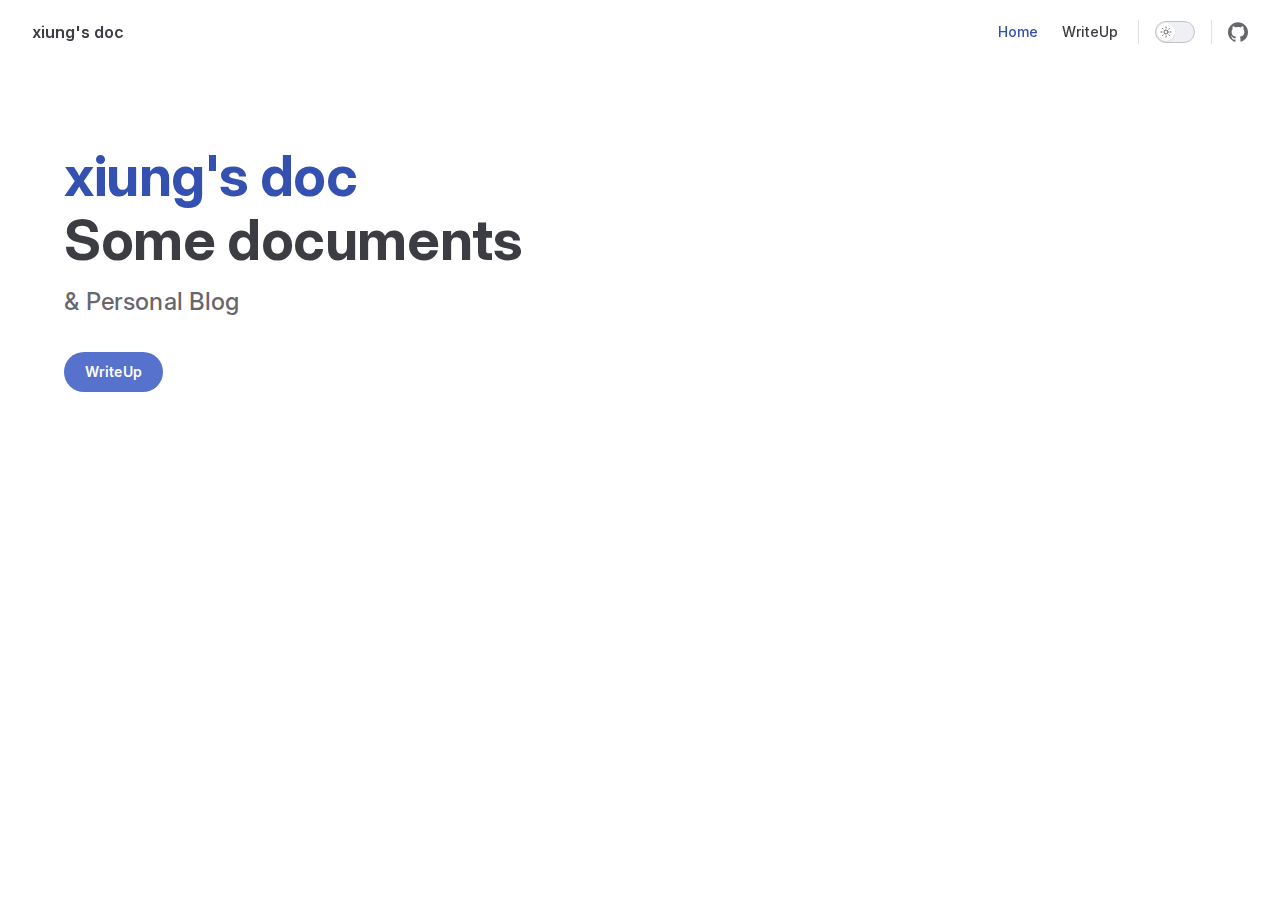
<file: index.html>
<!DOCTYPE html>
<html lang="en-US" dir="ltr">
  <head>
    <meta charset="utf-8">
    <meta name="viewport" content="width=device-width,initial-scale=1">
    <title>xiung's doc</title>
    <meta name="description" content="Some documents">
    <meta name="generator" content="VitePress v1.2.2">
    <link rel="preload stylesheet" href="/assets/style.biM7mc3a.css" as="style">
    
    <script type="module" src="/assets/app.FsXuW1iC.js"></script>
    <link rel="preload" href="/assets/inter-roman-latin.Di8DUHzh.woff2" as="font" type="font/woff2" crossorigin="">
    <link rel="modulepreload" href="/assets/chunks/framework.BwTyoF0R.js">
    <link rel="modulepreload" href="/assets/chunks/theme.DXzPZOCR.js">
    <link rel="modulepreload" href="/assets/index.md.zlKgPben.lean.js">
    <script id="check-dark-mode">(()=>{const e=localStorage.getItem("vitepress-theme-appearance")||"auto",a=window.matchMedia("(prefers-color-scheme: dark)").matches;(!e||e==="auto"?a:e==="dark")&&document.documentElement.classList.add("dark")})();</script>
    <script id="check-mac-os">document.documentElement.classList.toggle("mac",/Mac|iPhone|iPod|iPad/i.test(navigator.platform));</script>
  </head>
  <body>
    <div id="app"><div class="Layout" data-v-b7f5faf8><!--[--><!--]--><!--[--><span tabindex="-1" data-v-1bc529e5></span><a href="#VPContent" class="VPSkipLink visually-hidden" data-v-1bc529e5> Skip to content </a><!--]--><!----><header class="VPNav" data-v-b7f5faf8 data-v-894db4ed><div class="VPNavBar home top" data-v-894db4ed data-v-db0924c9><div class="wrapper" data-v-db0924c9><div class="container" data-v-db0924c9><div class="title" data-v-db0924c9><div class="VPNavBarTitle" data-v-db0924c9 data-v-0545dc4d><a class="title" href="/" data-v-0545dc4d><!--[--><!--]--><!----><span data-v-0545dc4d>xiung&#39;s doc</span><!--[--><!--]--></a></div></div><div class="content" data-v-db0924c9><div class="content-body" data-v-db0924c9><!--[--><!--]--><div class="VPNavBarSearch search" data-v-db0924c9><!----></div><nav aria-labelledby="main-nav-aria-label" class="VPNavBarMenu menu" data-v-db0924c9 data-v-5c9a3220><span id="main-nav-aria-label" class="visually-hidden" data-v-5c9a3220>Main Navigation</span><!--[--><!--[--><a class="VPLink link VPNavBarMenuLink active" href="/" tabindex="0" data-v-5c9a3220 data-v-e4cce88d><!--[--><span data-v-e4cce88d>Home</span><!--]--></a><!--]--><!--[--><a class="VPLink link VPNavBarMenuLink" href="/writeups/broken-login.html" tabindex="0" data-v-5c9a3220 data-v-e4cce88d><!--[--><span data-v-e4cce88d>WriteUp</span><!--]--></a><!--]--><!--]--></nav><!----><div class="VPNavBarAppearance appearance" data-v-db0924c9 data-v-c4a2fccd><button class="VPSwitch VPSwitchAppearance" type="button" role="switch" title="Switch to dark theme" aria-checked="false" data-v-c4a2fccd data-v-911ea7a7 data-v-e3a15414><span class="check" data-v-e3a15414><span class="icon" data-v-e3a15414><!--[--><span class="vpi-sun sun" data-v-911ea7a7></span><span class="vpi-moon moon" data-v-911ea7a7></span><!--]--></span></span></button></div><div class="VPSocialLinks VPNavBarSocialLinks social-links" data-v-db0924c9 data-v-21ee45fc data-v-dc7008d0><!--[--><a class="VPSocialLink no-icon" href="https://github.com/vuejs/vitepress" aria-label="github" target="_blank" rel="noopener" data-v-dc7008d0 data-v-aeb16707><span class="vpi-social-github" /></a><!--]--></div><div class="VPFlyout VPNavBarExtra extra" data-v-db0924c9 data-v-316705b9 data-v-9156b75d><button type="button" class="button" aria-haspopup="true" aria-expanded="false" aria-label="extra navigation" data-v-9156b75d><span class="vpi-more-horizontal icon" data-v-9156b75d></span></button><div class="menu" data-v-9156b75d><div class="VPMenu" data-v-9156b75d data-v-a004cdd0><!----><!--[--><!--[--><!----><div class="group" data-v-316705b9><div class="item appearance" data-v-316705b9><p class="label" data-v-316705b9>Appearance</p><div class="appearance-action" data-v-316705b9><button class="VPSwitch VPSwitchAppearance" type="button" role="switch" title="Switch to dark theme" aria-checked="false" data-v-316705b9 data-v-911ea7a7 data-v-e3a15414><span class="check" data-v-e3a15414><span class="icon" data-v-e3a15414><!--[--><span class="vpi-sun sun" data-v-911ea7a7></span><span class="vpi-moon moon" data-v-911ea7a7></span><!--]--></span></span></button></div></div></div><div class="group" data-v-316705b9><div class="item social-links" data-v-316705b9><div class="VPSocialLinks social-links-list" data-v-316705b9 data-v-dc7008d0><!--[--><a class="VPSocialLink no-icon" href="https://github.com/vuejs/vitepress" aria-label="github" target="_blank" rel="noopener" data-v-dc7008d0 data-v-aeb16707><span class="vpi-social-github" /></a><!--]--></div></div></div><!--]--><!--]--></div></div></div><!--[--><!--]--><button type="button" class="VPNavBarHamburger hamburger" aria-label="mobile navigation" aria-expanded="false" aria-controls="VPNavScreen" data-v-db0924c9 data-v-d2fa9eb3><span class="container" data-v-d2fa9eb3><span class="top" data-v-d2fa9eb3></span><span class="middle" data-v-d2fa9eb3></span><span class="bottom" data-v-d2fa9eb3></span></span></button></div></div></div></div><div class="divider" data-v-db0924c9><div class="divider-line" data-v-db0924c9></div></div></div><!----></header><!----><!----><div class="VPContent is-home" id="VPContent" data-v-b7f5faf8 data-v-d0ae1441><div class="VPHome" data-v-d0ae1441 data-v-074b9a42><!--[--><!--]--><div class="VPHero VPHomeHero" data-v-074b9a42 data-v-c31d0f9f><div class="container" data-v-c31d0f9f><div class="main" data-v-c31d0f9f><!--[--><!--]--><!--[--><h1 class="name" data-v-c31d0f9f><span class="clip" data-v-c31d0f9f>xiung's doc</span></h1><p class="text" data-v-c31d0f9f>Some documents</p><p class="tagline" data-v-c31d0f9f>& Personal Blog</p><!--]--><!--[--><!--]--><div class="actions" data-v-c31d0f9f><!--[--><div class="action" data-v-c31d0f9f><a class="VPButton medium brand" href="/writeups/broken-login.html" data-v-c31d0f9f data-v-33c667d4>WriteUp</a></div><!--]--></div><!--[--><!--]--></div><!----></div></div><!--[--><!--]--><!--[--><!--]--><!----><!--[--><!--]--><div class="vp-doc container" style="" data-v-074b9a42 data-v-db4af229><!--[--><div style="position:relative;" data-v-074b9a42><div></div></div><!--]--></div></div></div><!----><!--[--><!--]--></div></div>
    <script>window.__VP_HASH_MAP__=JSON.parse("{\"index.md\":\"zlKgPben\",\"writeups_alien-inclusion.md\":\"ChItis5X\",\"writeups_broken-login.md\":\"BWazgtYg\",\"writeups_file-crawler.md\":\"Bgkb22gL\",\"writeups_jalyboy-baby.md\":\"B8d4Vje1\"}");window.__VP_SITE_DATA__=JSON.parse("{\"lang\":\"en-US\",\"dir\":\"ltr\",\"title\":\"xiung's doc\",\"description\":\"Some documents\",\"base\":\"/\",\"head\":[],\"router\":{\"prefetchLinks\":true},\"appearance\":true,\"themeConfig\":{\"nav\":[{\"text\":\"Home\",\"link\":\"/\"},{\"text\":\"WriteUp\",\"link\":\"/writeups/broken-login\"}],\"sidebar\":{\"/writeups/\":[{\"text\":\"CyberEdu\",\"items\":[{\"text\":\"broken-login\",\"link\":\"/writeups/broken-login\"},{\"text\":\"file-crawler\",\"link\":\"/writeups/file-crawler\"},{\"text\":\"alien-inclusion\",\"link\":\"/writeups/alien-inclusion\"}]},{\"text\":\"picoCTF\",\"items\":[]},{\"text\":\"Other\",\"items\":[{\"text\":\"jalyboy-baby\",\"link\":\"/writeups/jalyboy-baby\"}]}]},\"socialLinks\":[{\"icon\":\"github\",\"link\":\"https://github.com/vuejs/vitepress\"}]},\"locales\":{},\"scrollOffset\":134,\"cleanUrls\":false}");</script>
    
  </body>
</html>
</file>
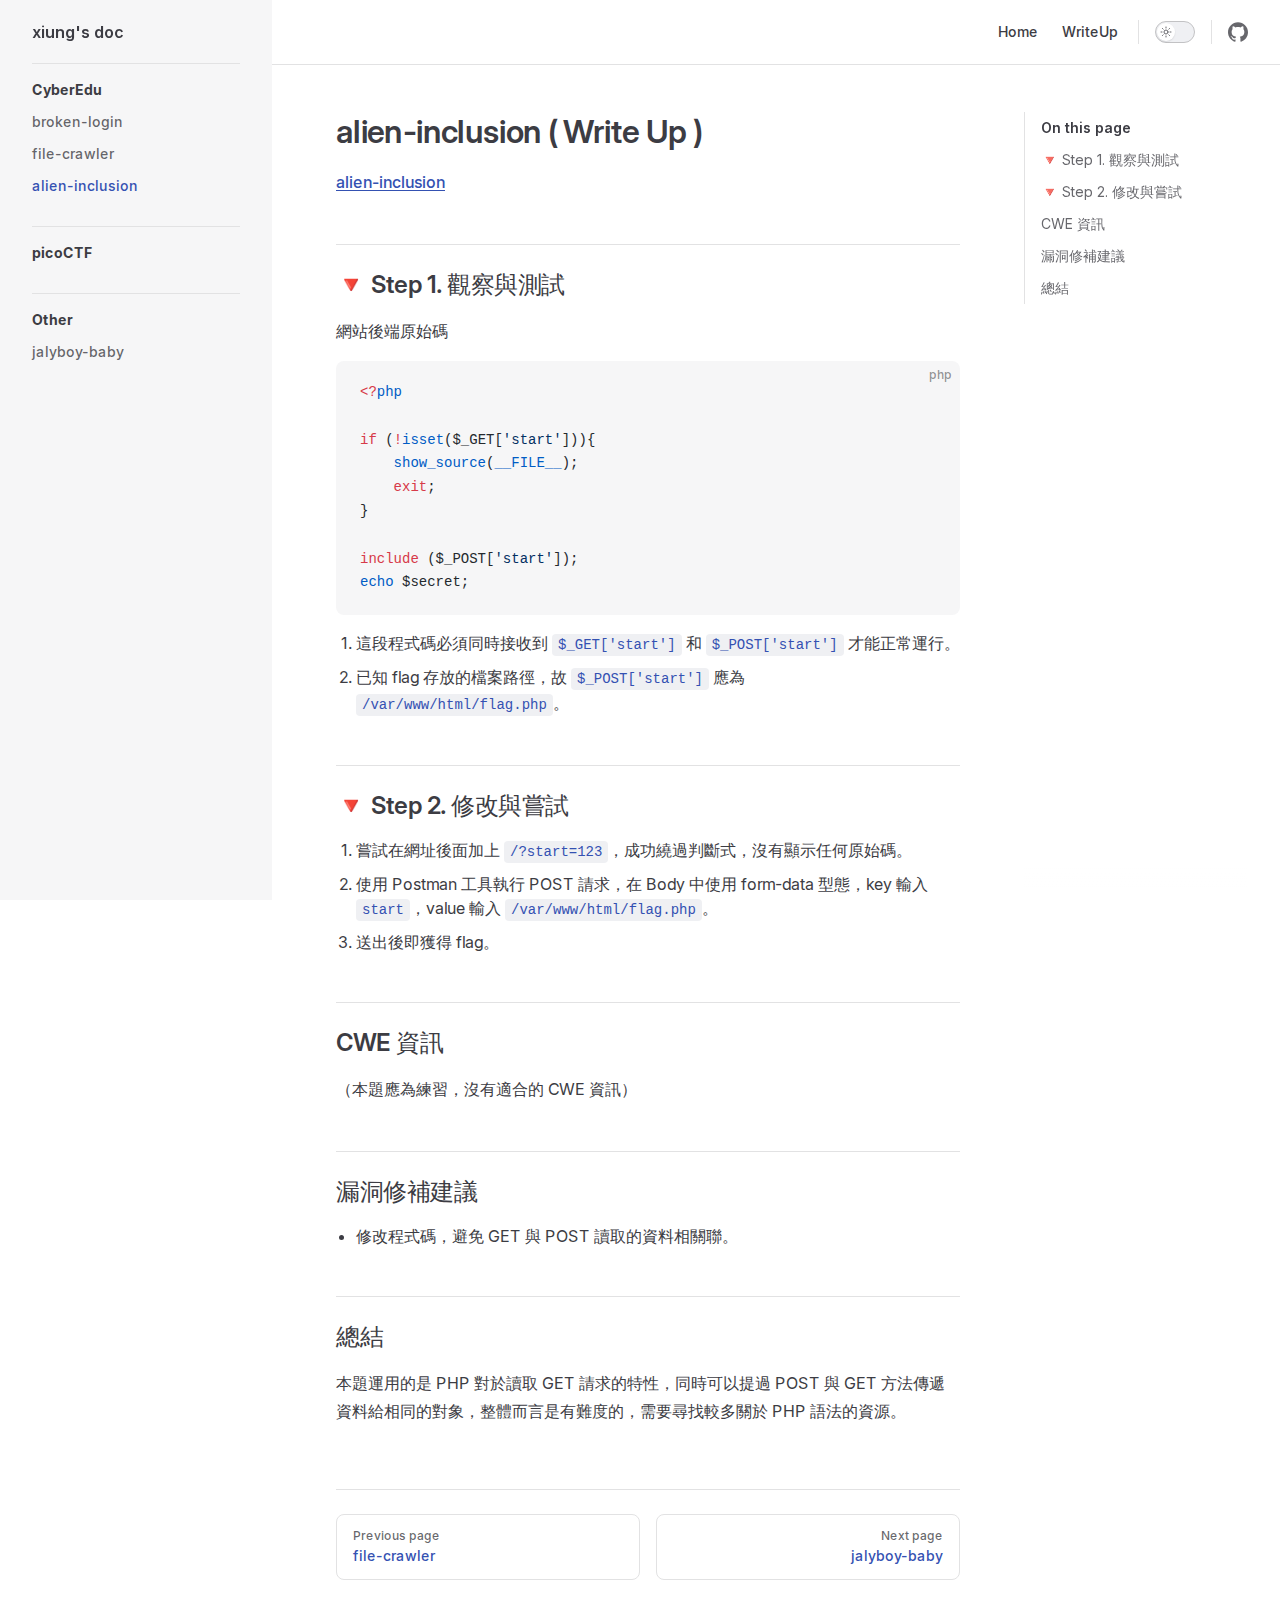
<file: writeups/alien-inclusion.html>
<!DOCTYPE html>
<html lang="en-US" dir="ltr">
  <head>
    <meta charset="utf-8">
    <meta name="viewport" content="width=device-width,initial-scale=1">
    <title>alien-inclusion ( Write Up ) | xiung's doc</title>
    <meta name="description" content="Some documents">
    <meta name="generator" content="VitePress v1.2.2">
    <link rel="preload stylesheet" href="../assets/style.biM7mc3a.css" as="style">
    
    <script type="module" src="../assets/app.FsXuW1iC.js"></script>
    <link rel="preload" href="../assets/inter-roman-latin.Di8DUHzh.woff2" as="font" type="font/woff2" crossorigin="">
    <link rel="modulepreload" href="../assets/chunks/framework.BwTyoF0R.js">
    <link rel="modulepreload" href="../assets/chunks/theme.DXzPZOCR.js">
    <link rel="modulepreload" href="../assets/writeups_alien-inclusion.md.ChItis5X.lean.js">
    <script id="check-dark-mode">(()=>{const e=localStorage.getItem("vitepress-theme-appearance")||"auto",a=window.matchMedia("(prefers-color-scheme: dark)").matches;(!e||e==="auto"?a:e==="dark")&&document.documentElement.classList.add("dark")})();</script>
    <script id="check-mac-os">document.documentElement.classList.toggle("mac",/Mac|iPhone|iPod|iPad/i.test(navigator.platform));</script>
  </head>
  <body>
    <div id="app"><div class="Layout" data-v-b7f5faf8><!--[--><!--]--><!--[--><span tabindex="-1" data-v-1bc529e5></span><a href="#VPContent" class="VPSkipLink visually-hidden" data-v-1bc529e5> Skip to content </a><!--]--><!----><header class="VPNav" data-v-b7f5faf8 data-v-894db4ed><div class="VPNavBar has-sidebar top" data-v-894db4ed data-v-db0924c9><div class="wrapper" data-v-db0924c9><div class="container" data-v-db0924c9><div class="title" data-v-db0924c9><div class="VPNavBarTitle has-sidebar" data-v-db0924c9 data-v-0545dc4d><a class="title" href="/" data-v-0545dc4d><!--[--><!--]--><!----><span data-v-0545dc4d>xiung&#39;s doc</span><!--[--><!--]--></a></div></div><div class="content" data-v-db0924c9><div class="content-body" data-v-db0924c9><!--[--><!--]--><div class="VPNavBarSearch search" data-v-db0924c9><!----></div><nav aria-labelledby="main-nav-aria-label" class="VPNavBarMenu menu" data-v-db0924c9 data-v-5c9a3220><span id="main-nav-aria-label" class="visually-hidden" data-v-5c9a3220>Main Navigation</span><!--[--><!--[--><a class="VPLink link VPNavBarMenuLink" href="/" tabindex="0" data-v-5c9a3220 data-v-e4cce88d><!--[--><span data-v-e4cce88d>Home</span><!--]--></a><!--]--><!--[--><a class="VPLink link VPNavBarMenuLink" href="/writeups/broken-login.html" tabindex="0" data-v-5c9a3220 data-v-e4cce88d><!--[--><span data-v-e4cce88d>WriteUp</span><!--]--></a><!--]--><!--]--></nav><!----><div class="VPNavBarAppearance appearance" data-v-db0924c9 data-v-c4a2fccd><button class="VPSwitch VPSwitchAppearance" type="button" role="switch" title="Switch to dark theme" aria-checked="false" data-v-c4a2fccd data-v-911ea7a7 data-v-e3a15414><span class="check" data-v-e3a15414><span class="icon" data-v-e3a15414><!--[--><span class="vpi-sun sun" data-v-911ea7a7></span><span class="vpi-moon moon" data-v-911ea7a7></span><!--]--></span></span></button></div><div class="VPSocialLinks VPNavBarSocialLinks social-links" data-v-db0924c9 data-v-21ee45fc data-v-dc7008d0><!--[--><a class="VPSocialLink no-icon" href="https://github.com/vuejs/vitepress" aria-label="github" target="_blank" rel="noopener" data-v-dc7008d0 data-v-aeb16707><span class="vpi-social-github" /></a><!--]--></div><div class="VPFlyout VPNavBarExtra extra" data-v-db0924c9 data-v-316705b9 data-v-9156b75d><button type="button" class="button" aria-haspopup="true" aria-expanded="false" aria-label="extra navigation" data-v-9156b75d><span class="vpi-more-horizontal icon" data-v-9156b75d></span></button><div class="menu" data-v-9156b75d><div class="VPMenu" data-v-9156b75d data-v-a004cdd0><!----><!--[--><!--[--><!----><div class="group" data-v-316705b9><div class="item appearance" data-v-316705b9><p class="label" data-v-316705b9>Appearance</p><div class="appearance-action" data-v-316705b9><button class="VPSwitch VPSwitchAppearance" type="button" role="switch" title="Switch to dark theme" aria-checked="false" data-v-316705b9 data-v-911ea7a7 data-v-e3a15414><span class="check" data-v-e3a15414><span class="icon" data-v-e3a15414><!--[--><span class="vpi-sun sun" data-v-911ea7a7></span><span class="vpi-moon moon" data-v-911ea7a7></span><!--]--></span></span></button></div></div></div><div class="group" data-v-316705b9><div class="item social-links" data-v-316705b9><div class="VPSocialLinks social-links-list" data-v-316705b9 data-v-dc7008d0><!--[--><a class="VPSocialLink no-icon" href="https://github.com/vuejs/vitepress" aria-label="github" target="_blank" rel="noopener" data-v-dc7008d0 data-v-aeb16707><span class="vpi-social-github" /></a><!--]--></div></div></div><!--]--><!--]--></div></div></div><!--[--><!--]--><button type="button" class="VPNavBarHamburger hamburger" aria-label="mobile navigation" aria-expanded="false" aria-controls="VPNavScreen" data-v-db0924c9 data-v-d2fa9eb3><span class="container" data-v-d2fa9eb3><span class="top" data-v-d2fa9eb3></span><span class="middle" data-v-d2fa9eb3></span><span class="bottom" data-v-d2fa9eb3></span></span></button></div></div></div></div><div class="divider" data-v-db0924c9><div class="divider-line" data-v-db0924c9></div></div></div><!----></header><div class="VPLocalNav has-sidebar empty" data-v-b7f5faf8 data-v-0f2d859c><div class="container" data-v-0f2d859c><button class="menu" aria-expanded="false" aria-controls="VPSidebarNav" data-v-0f2d859c><span class="vpi-align-left menu-icon" data-v-0f2d859c></span><span class="menu-text" data-v-0f2d859c>Menu</span></button><div class="VPLocalNavOutlineDropdown" style="--vp-vh:0px;" data-v-0f2d859c data-v-0b2c1a9e><button data-v-0b2c1a9e>Return to top</button><!----></div></div></div><aside class="VPSidebar" data-v-b7f5faf8 data-v-6828098f><div class="curtain" data-v-6828098f></div><nav class="nav" id="VPSidebarNav" aria-labelledby="sidebar-aria-label" tabindex="-1" data-v-6828098f><span class="visually-hidden" id="sidebar-aria-label" data-v-6828098f> Sidebar Navigation </span><!--[--><!--]--><!--[--><div class="group" data-v-6828098f><section class="VPSidebarItem level-0 has-active" data-v-6828098f data-v-67df4f51><div class="item" role="button" tabindex="0" data-v-67df4f51><div class="indicator" data-v-67df4f51></div><h2 class="text" data-v-67df4f51>CyberEdu</h2><!----></div><div class="items" data-v-67df4f51><!--[--><div class="VPSidebarItem level-1 is-link" data-v-67df4f51 data-v-67df4f51><div class="item" data-v-67df4f51><div class="indicator" data-v-67df4f51></div><a class="VPLink link link" href="/writeups/broken-login.html" data-v-67df4f51><!--[--><p class="text" data-v-67df4f51>broken-login</p><!--]--></a><!----></div><!----></div><div class="VPSidebarItem level-1 is-link" data-v-67df4f51 data-v-67df4f51><div class="item" data-v-67df4f51><div class="indicator" data-v-67df4f51></div><a class="VPLink link link" href="/writeups/file-crawler.html" data-v-67df4f51><!--[--><p class="text" data-v-67df4f51>file-crawler</p><!--]--></a><!----></div><!----></div><div class="VPSidebarItem level-1 is-link" data-v-67df4f51 data-v-67df4f51><div class="item" data-v-67df4f51><div class="indicator" data-v-67df4f51></div><a class="VPLink link link" href="/writeups/alien-inclusion.html" data-v-67df4f51><!--[--><p class="text" data-v-67df4f51>alien-inclusion</p><!--]--></a><!----></div><!----></div><!--]--></div></section></div><div class="group" data-v-6828098f><div class="VPSidebarItem level-0" data-v-6828098f data-v-67df4f51><div class="item" role="button" tabindex="0" data-v-67df4f51><div class="indicator" data-v-67df4f51></div><p class="text" data-v-67df4f51>picoCTF</p><!----></div><!----></div></div><div class="group" data-v-6828098f><section class="VPSidebarItem level-0" data-v-6828098f data-v-67df4f51><div class="item" role="button" tabindex="0" data-v-67df4f51><div class="indicator" data-v-67df4f51></div><h2 class="text" data-v-67df4f51>Other</h2><!----></div><div class="items" data-v-67df4f51><!--[--><div class="VPSidebarItem level-1 is-link" data-v-67df4f51 data-v-67df4f51><div class="item" data-v-67df4f51><div class="indicator" data-v-67df4f51></div><a class="VPLink link link" href="/writeups/jalyboy-baby.html" data-v-67df4f51><!--[--><p class="text" data-v-67df4f51>jalyboy-baby</p><!--]--></a><!----></div><!----></div><!--]--></div></section></div><!--]--><!--[--><!--]--></nav></aside><div class="VPContent has-sidebar" id="VPContent" data-v-b7f5faf8 data-v-d0ae1441><div class="VPDoc has-sidebar has-aside" data-v-d0ae1441 data-v-72115c32><!--[--><!--]--><div class="container" data-v-72115c32><div class="aside" data-v-72115c32><div class="aside-curtain" data-v-72115c32></div><div class="aside-container" data-v-72115c32><div class="aside-content" data-v-72115c32><div class="VPDocAside" data-v-72115c32 data-v-eb0753fd><!--[--><!--]--><!--[--><!--]--><nav aria-labelledby="doc-outline-aria-label" class="VPDocAsideOutline" data-v-eb0753fd data-v-f88f03df><div class="content" data-v-f88f03df><div class="outline-marker" data-v-f88f03df></div><div aria-level="2" class="outline-title" id="doc-outline-aria-label" role="heading" data-v-f88f03df>On this page</div><ul class="VPDocOutlineItem root" data-v-f88f03df data-v-c2574ecc><!--[--><!--]--></ul></div></nav><!--[--><!--]--><div class="spacer" data-v-eb0753fd></div><!--[--><!--]--><!----><!--[--><!--]--><!--[--><!--]--></div></div></div></div><div class="content" data-v-72115c32><div class="content-container" data-v-72115c32><!--[--><!--]--><main class="main" data-v-72115c32><div style="position:relative;" class="vp-doc _writeups_alien-inclusion" data-v-72115c32><div><h1 id="alien-inclusion-write-up" tabindex="-1">alien-inclusion ( Write Up ) <a class="header-anchor" href="#alien-inclusion-write-up" aria-label="Permalink to &quot;alien-inclusion ( Write Up )&quot;">​</a></h1><p><a href="https://app.cyber-edu.co/challenges/82a11560-3621-11eb-861a-3777b029f577?tenant=cyberedu" target="_blank" rel="noreferrer">alien-inclusion</a></p><h2 id="🔻-step-1-觀察與測試" tabindex="-1">🔻 Step 1. 觀察與測試 <a class="header-anchor" href="#🔻-step-1-觀察與測試" aria-label="Permalink to &quot;🔻 Step 1. 觀察與測試&quot;">​</a></h2><p>網站後端原始碼</p><div class="language-php vp-adaptive-theme"><button title="Copy Code" class="copy"></button><span class="lang">php</span><pre class="shiki shiki-themes github-light github-dark vp-code" tabindex="0"><code><span class="line"><span style="--shiki-light:#D73A49;--shiki-dark:#F97583;">&lt;?</span><span style="--shiki-light:#005CC5;--shiki-dark:#79B8FF;">php</span></span>
<span class="line"></span>
<span class="line"><span style="--shiki-light:#D73A49;--shiki-dark:#F97583;">if</span><span style="--shiki-light:#24292E;--shiki-dark:#E1E4E8;"> (</span><span style="--shiki-light:#D73A49;--shiki-dark:#F97583;">!</span><span style="--shiki-light:#005CC5;--shiki-dark:#79B8FF;">isset</span><span style="--shiki-light:#24292E;--shiki-dark:#E1E4E8;">($_GET[</span><span style="--shiki-light:#032F62;--shiki-dark:#9ECBFF;">&#39;start&#39;</span><span style="--shiki-light:#24292E;--shiki-dark:#E1E4E8;">])){</span></span>
<span class="line"><span style="--shiki-light:#005CC5;--shiki-dark:#79B8FF;">    show_source</span><span style="--shiki-light:#24292E;--shiki-dark:#E1E4E8;">(</span><span style="--shiki-light:#005CC5;--shiki-dark:#79B8FF;">__FILE__</span><span style="--shiki-light:#24292E;--shiki-dark:#E1E4E8;">);</span></span>
<span class="line"><span style="--shiki-light:#D73A49;--shiki-dark:#F97583;">    exit</span><span style="--shiki-light:#24292E;--shiki-dark:#E1E4E8;">;</span></span>
<span class="line"><span style="--shiki-light:#24292E;--shiki-dark:#E1E4E8;">} </span></span>
<span class="line"></span>
<span class="line"><span style="--shiki-light:#D73A49;--shiki-dark:#F97583;">include</span><span style="--shiki-light:#24292E;--shiki-dark:#E1E4E8;"> ($_POST[</span><span style="--shiki-light:#032F62;--shiki-dark:#9ECBFF;">&#39;start&#39;</span><span style="--shiki-light:#24292E;--shiki-dark:#E1E4E8;">]);</span></span>
<span class="line"><span style="--shiki-light:#005CC5;--shiki-dark:#79B8FF;">echo</span><span style="--shiki-light:#24292E;--shiki-dark:#E1E4E8;"> $secret;</span></span></code></pre></div><ol><li>這段程式碼必須同時接收到 <code>$_GET[&#39;start&#39;]</code> 和 <code>$_POST[&#39;start&#39;]</code> 才能正常運行。</li><li>已知 flag 存放的檔案路徑，故 <code>$_POST[&#39;start&#39;]</code> 應為 <code>/var/www/html/flag.php</code>。</li></ol><h2 id="🔻-step-2-修改與嘗試" tabindex="-1">🔻 Step 2. 修改與嘗試 <a class="header-anchor" href="#🔻-step-2-修改與嘗試" aria-label="Permalink to &quot;🔻 Step 2. 修改與嘗試&quot;">​</a></h2><ol><li>嘗試在網址後面加上 <code>/?start=123</code>，成功繞過判斷式，沒有顯示任何原始碼。</li><li>使用 Postman 工具執行 POST 請求，在 Body 中使用 form-data 型態，key 輸入 <code>start</code>，value 輸入 <code>/var/www/html/flag.php</code>。</li><li>送出後即獲得 flag。</li></ol><h2 id="cwe-資訊" tabindex="-1">CWE 資訊 <a class="header-anchor" href="#cwe-資訊" aria-label="Permalink to &quot;CWE 資訊&quot;">​</a></h2><p>（本題應為練習，沒有適合的 CWE 資訊）</p><h2 id="漏洞修補建議" tabindex="-1">漏洞修補建議 <a class="header-anchor" href="#漏洞修補建議" aria-label="Permalink to &quot;漏洞修補建議&quot;">​</a></h2><ul><li>修改程式碼，避免 GET 與 POST 讀取的資料相關聯。</li></ul><h2 id="總結" tabindex="-1">總結 <a class="header-anchor" href="#總結" aria-label="Permalink to &quot;總結&quot;">​</a></h2><p>本題運用的是 PHP 對於讀取 GET 請求的特性，同時可以提過 POST 與 GET 方法傳遞資料給相同的對象，整體而言是有難度的，需要尋找較多關於 PHP 語法的資源。</p></div></div></main><footer class="VPDocFooter" data-v-72115c32 data-v-9de1f3f5><!--[--><!--]--><!----><nav class="prev-next" aria-labelledby="doc-footer-aria-label" data-v-9de1f3f5><span class="visually-hidden" id="doc-footer-aria-label" data-v-9de1f3f5>Pager</span><div class="pager" data-v-9de1f3f5><a class="VPLink link pager-link prev" href="/writeups/file-crawler.html" data-v-9de1f3f5><!--[--><span class="desc" data-v-9de1f3f5>Previous page</span><span class="title" data-v-9de1f3f5>file-crawler</span><!--]--></a></div><div class="pager" data-v-9de1f3f5><a class="VPLink link pager-link next" href="/writeups/jalyboy-baby.html" data-v-9de1f3f5><!--[--><span class="desc" data-v-9de1f3f5>Next page</span><span class="title" data-v-9de1f3f5>jalyboy-baby</span><!--]--></a></div></nav></footer><!--[--><!--]--></div></div></div><!--[--><!--]--></div></div><!----><!--[--><!--]--></div></div>
    <script>window.__VP_HASH_MAP__=JSON.parse("{\"index.md\":\"zlKgPben\",\"writeups_alien-inclusion.md\":\"ChItis5X\",\"writeups_broken-login.md\":\"BWazgtYg\",\"writeups_file-crawler.md\":\"Bgkb22gL\",\"writeups_jalyboy-baby.md\":\"B8d4Vje1\"}");window.__VP_SITE_DATA__=JSON.parse("{\"lang\":\"en-US\",\"dir\":\"ltr\",\"title\":\"xiung's doc\",\"description\":\"Some documents\",\"base\":\"/\",\"head\":[],\"router\":{\"prefetchLinks\":true},\"appearance\":true,\"themeConfig\":{\"nav\":[{\"text\":\"Home\",\"link\":\"/\"},{\"text\":\"WriteUp\",\"link\":\"/writeups/broken-login\"}],\"sidebar\":{\"/writeups/\":[{\"text\":\"CyberEdu\",\"items\":[{\"text\":\"broken-login\",\"link\":\"/writeups/broken-login\"},{\"text\":\"file-crawler\",\"link\":\"/writeups/file-crawler\"},{\"text\":\"alien-inclusion\",\"link\":\"/writeups/alien-inclusion\"}]},{\"text\":\"picoCTF\",\"items\":[]},{\"text\":\"Other\",\"items\":[{\"text\":\"jalyboy-baby\",\"link\":\"/writeups/jalyboy-baby\"}]}]},\"socialLinks\":[{\"icon\":\"github\",\"link\":\"https://github.com/vuejs/vitepress\"}]},\"locales\":{},\"scrollOffset\":134,\"cleanUrls\":false}");</script>
    
  </body>
</html>
</file>
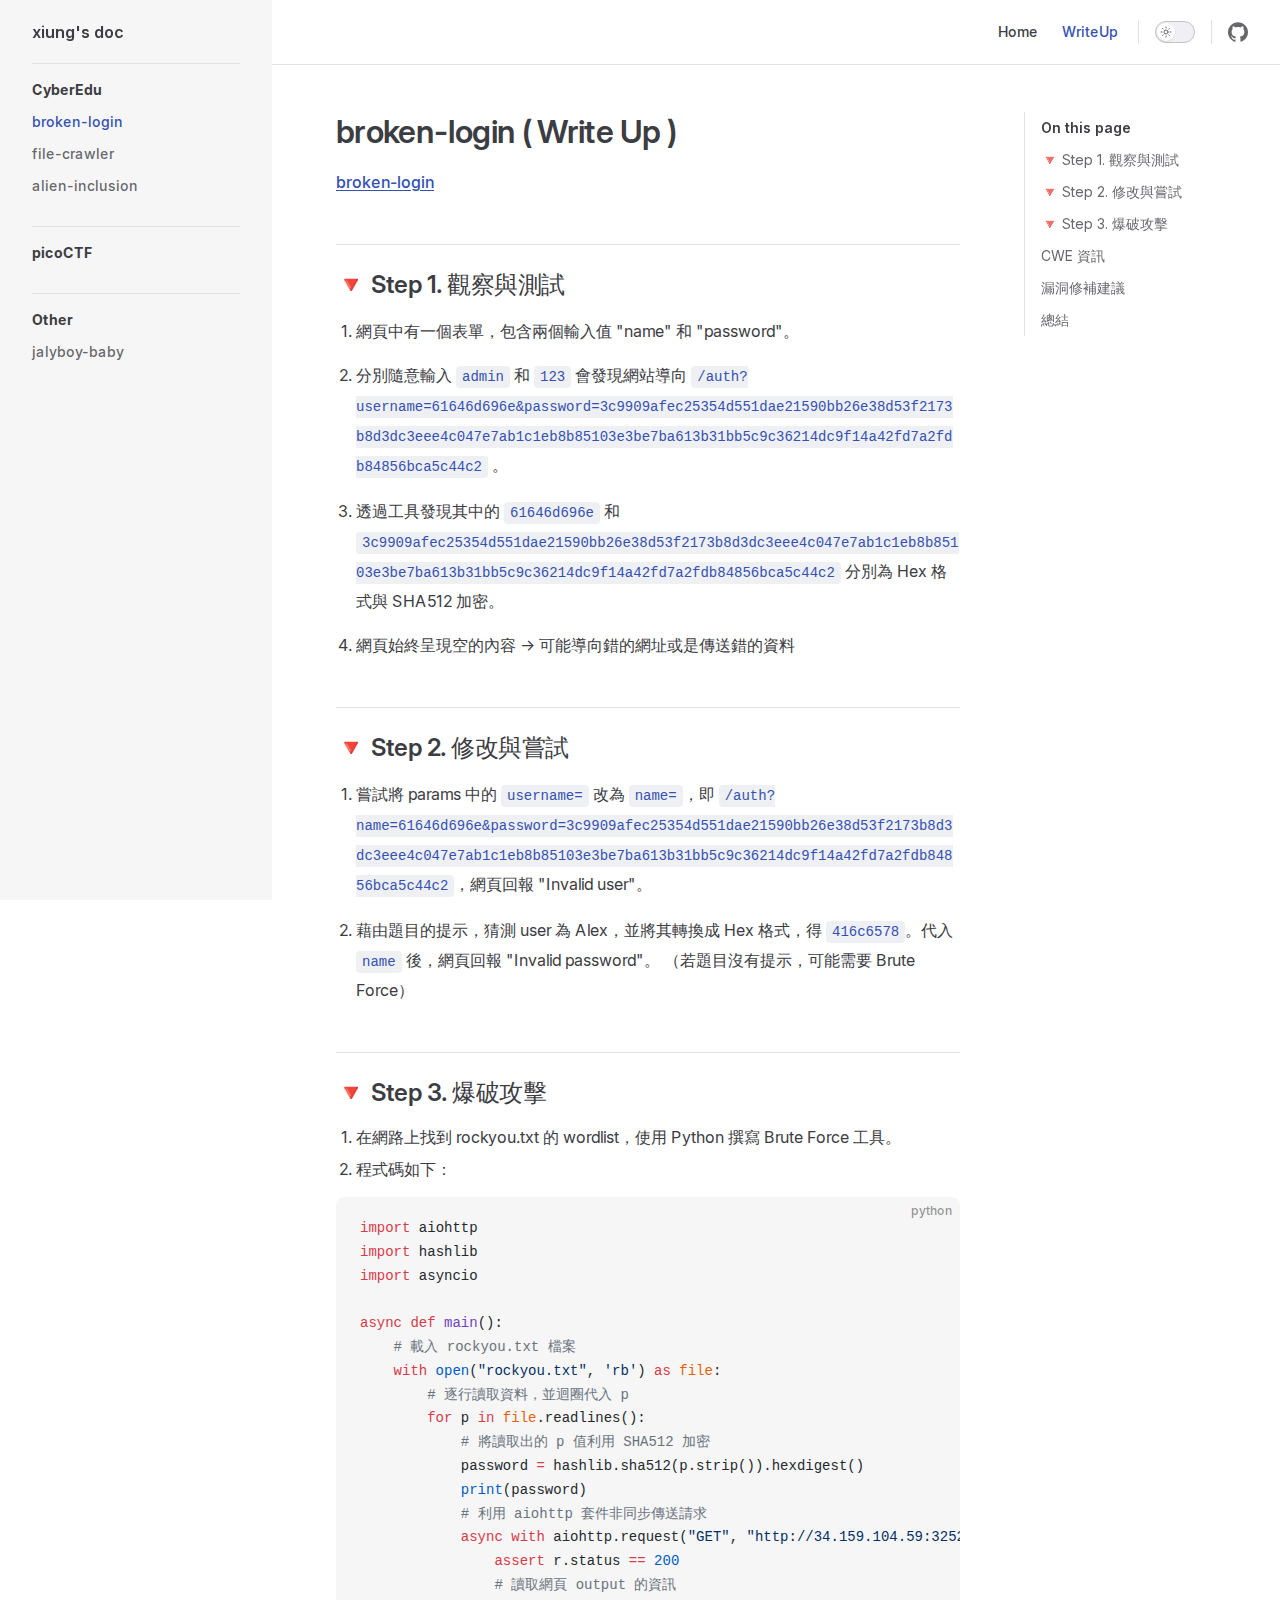
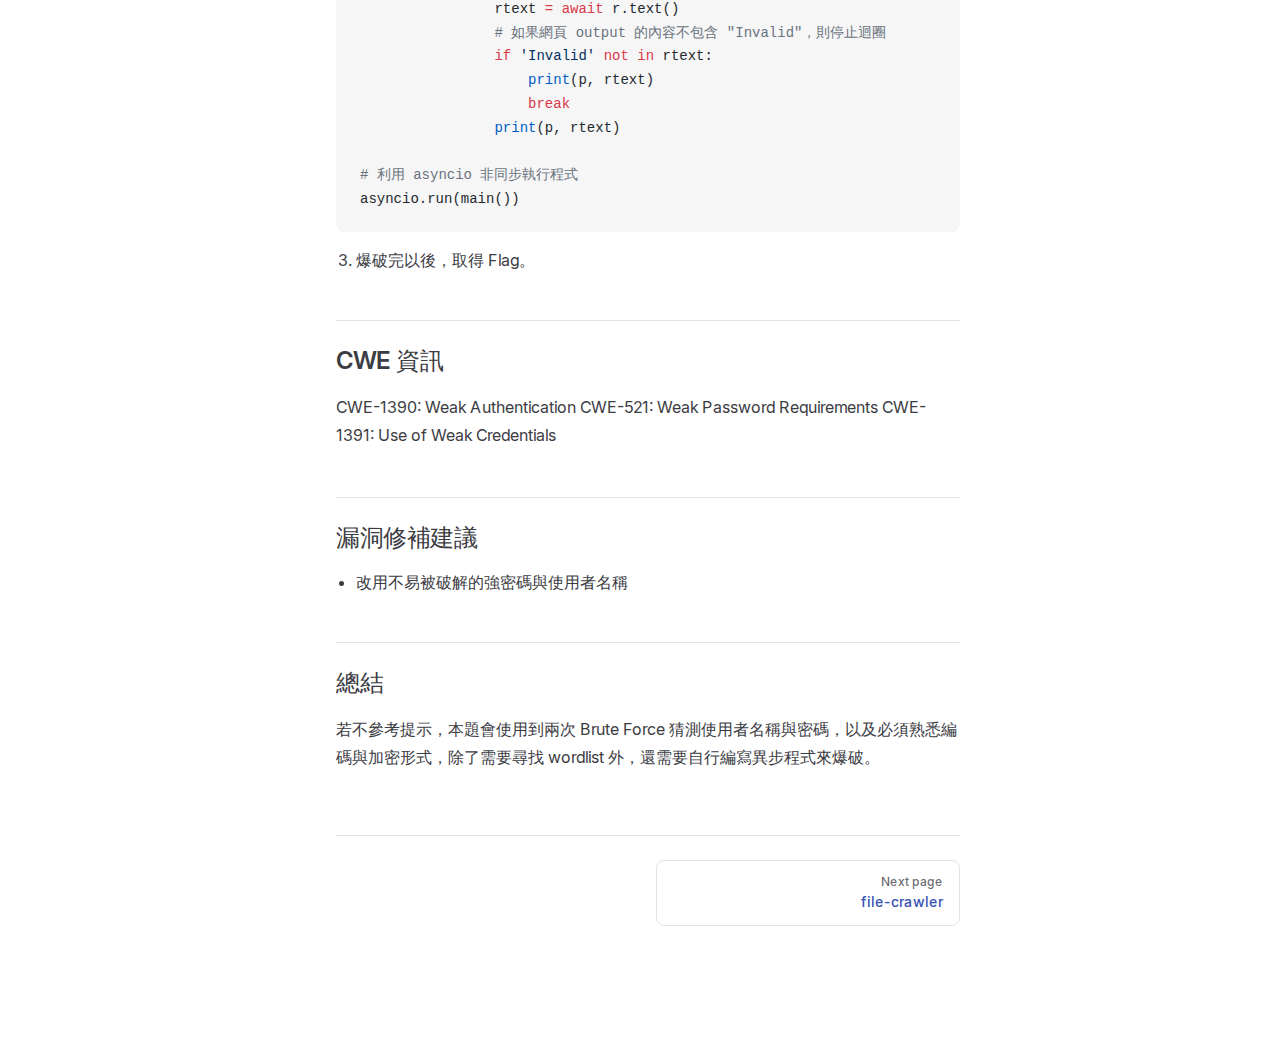
<file: writeups/broken-login.html>
<!DOCTYPE html>
<html lang="en-US" dir="ltr">
  <head>
    <meta charset="utf-8">
    <meta name="viewport" content="width=device-width,initial-scale=1">
    <title>broken-login ( Write Up ) | xiung's doc</title>
    <meta name="description" content="Some documents">
    <meta name="generator" content="VitePress v1.2.2">
    <link rel="preload stylesheet" href="../assets/style.biM7mc3a.css" as="style">
    
    <script type="module" src="../assets/app.FsXuW1iC.js"></script>
    <link rel="preload" href="../assets/inter-roman-latin.Di8DUHzh.woff2" as="font" type="font/woff2" crossorigin="">
    <link rel="modulepreload" href="../assets/chunks/framework.BwTyoF0R.js">
    <link rel="modulepreload" href="../assets/chunks/theme.DXzPZOCR.js">
    <link rel="modulepreload" href="../assets/writeups_broken-login.md.BWazgtYg.lean.js">
    <script id="check-dark-mode">(()=>{const e=localStorage.getItem("vitepress-theme-appearance")||"auto",a=window.matchMedia("(prefers-color-scheme: dark)").matches;(!e||e==="auto"?a:e==="dark")&&document.documentElement.classList.add("dark")})();</script>
    <script id="check-mac-os">document.documentElement.classList.toggle("mac",/Mac|iPhone|iPod|iPad/i.test(navigator.platform));</script>
  </head>
  <body>
    <div id="app"><div class="Layout" data-v-b7f5faf8><!--[--><!--]--><!--[--><span tabindex="-1" data-v-1bc529e5></span><a href="#VPContent" class="VPSkipLink visually-hidden" data-v-1bc529e5> Skip to content </a><!--]--><!----><header class="VPNav" data-v-b7f5faf8 data-v-894db4ed><div class="VPNavBar has-sidebar top" data-v-894db4ed data-v-db0924c9><div class="wrapper" data-v-db0924c9><div class="container" data-v-db0924c9><div class="title" data-v-db0924c9><div class="VPNavBarTitle has-sidebar" data-v-db0924c9 data-v-0545dc4d><a class="title" href="/" data-v-0545dc4d><!--[--><!--]--><!----><span data-v-0545dc4d>xiung&#39;s doc</span><!--[--><!--]--></a></div></div><div class="content" data-v-db0924c9><div class="content-body" data-v-db0924c9><!--[--><!--]--><div class="VPNavBarSearch search" data-v-db0924c9><!----></div><nav aria-labelledby="main-nav-aria-label" class="VPNavBarMenu menu" data-v-db0924c9 data-v-5c9a3220><span id="main-nav-aria-label" class="visually-hidden" data-v-5c9a3220>Main Navigation</span><!--[--><!--[--><a class="VPLink link VPNavBarMenuLink" href="/" tabindex="0" data-v-5c9a3220 data-v-e4cce88d><!--[--><span data-v-e4cce88d>Home</span><!--]--></a><!--]--><!--[--><a class="VPLink link VPNavBarMenuLink active" href="/writeups/broken-login.html" tabindex="0" data-v-5c9a3220 data-v-e4cce88d><!--[--><span data-v-e4cce88d>WriteUp</span><!--]--></a><!--]--><!--]--></nav><!----><div class="VPNavBarAppearance appearance" data-v-db0924c9 data-v-c4a2fccd><button class="VPSwitch VPSwitchAppearance" type="button" role="switch" title="Switch to dark theme" aria-checked="false" data-v-c4a2fccd data-v-911ea7a7 data-v-e3a15414><span class="check" data-v-e3a15414><span class="icon" data-v-e3a15414><!--[--><span class="vpi-sun sun" data-v-911ea7a7></span><span class="vpi-moon moon" data-v-911ea7a7></span><!--]--></span></span></button></div><div class="VPSocialLinks VPNavBarSocialLinks social-links" data-v-db0924c9 data-v-21ee45fc data-v-dc7008d0><!--[--><a class="VPSocialLink no-icon" href="https://github.com/vuejs/vitepress" aria-label="github" target="_blank" rel="noopener" data-v-dc7008d0 data-v-aeb16707><span class="vpi-social-github" /></a><!--]--></div><div class="VPFlyout VPNavBarExtra extra" data-v-db0924c9 data-v-316705b9 data-v-9156b75d><button type="button" class="button" aria-haspopup="true" aria-expanded="false" aria-label="extra navigation" data-v-9156b75d><span class="vpi-more-horizontal icon" data-v-9156b75d></span></button><div class="menu" data-v-9156b75d><div class="VPMenu" data-v-9156b75d data-v-a004cdd0><!----><!--[--><!--[--><!----><div class="group" data-v-316705b9><div class="item appearance" data-v-316705b9><p class="label" data-v-316705b9>Appearance</p><div class="appearance-action" data-v-316705b9><button class="VPSwitch VPSwitchAppearance" type="button" role="switch" title="Switch to dark theme" aria-checked="false" data-v-316705b9 data-v-911ea7a7 data-v-e3a15414><span class="check" data-v-e3a15414><span class="icon" data-v-e3a15414><!--[--><span class="vpi-sun sun" data-v-911ea7a7></span><span class="vpi-moon moon" data-v-911ea7a7></span><!--]--></span></span></button></div></div></div><div class="group" data-v-316705b9><div class="item social-links" data-v-316705b9><div class="VPSocialLinks social-links-list" data-v-316705b9 data-v-dc7008d0><!--[--><a class="VPSocialLink no-icon" href="https://github.com/vuejs/vitepress" aria-label="github" target="_blank" rel="noopener" data-v-dc7008d0 data-v-aeb16707><span class="vpi-social-github" /></a><!--]--></div></div></div><!--]--><!--]--></div></div></div><!--[--><!--]--><button type="button" class="VPNavBarHamburger hamburger" aria-label="mobile navigation" aria-expanded="false" aria-controls="VPNavScreen" data-v-db0924c9 data-v-d2fa9eb3><span class="container" data-v-d2fa9eb3><span class="top" data-v-d2fa9eb3></span><span class="middle" data-v-d2fa9eb3></span><span class="bottom" data-v-d2fa9eb3></span></span></button></div></div></div></div><div class="divider" data-v-db0924c9><div class="divider-line" data-v-db0924c9></div></div></div><!----></header><div class="VPLocalNav has-sidebar empty" data-v-b7f5faf8 data-v-0f2d859c><div class="container" data-v-0f2d859c><button class="menu" aria-expanded="false" aria-controls="VPSidebarNav" data-v-0f2d859c><span class="vpi-align-left menu-icon" data-v-0f2d859c></span><span class="menu-text" data-v-0f2d859c>Menu</span></button><div class="VPLocalNavOutlineDropdown" style="--vp-vh:0px;" data-v-0f2d859c data-v-0b2c1a9e><button data-v-0b2c1a9e>Return to top</button><!----></div></div></div><aside class="VPSidebar" data-v-b7f5faf8 data-v-6828098f><div class="curtain" data-v-6828098f></div><nav class="nav" id="VPSidebarNav" aria-labelledby="sidebar-aria-label" tabindex="-1" data-v-6828098f><span class="visually-hidden" id="sidebar-aria-label" data-v-6828098f> Sidebar Navigation </span><!--[--><!--]--><!--[--><div class="group" data-v-6828098f><section class="VPSidebarItem level-0 has-active" data-v-6828098f data-v-67df4f51><div class="item" role="button" tabindex="0" data-v-67df4f51><div class="indicator" data-v-67df4f51></div><h2 class="text" data-v-67df4f51>CyberEdu</h2><!----></div><div class="items" data-v-67df4f51><!--[--><div class="VPSidebarItem level-1 is-link" data-v-67df4f51 data-v-67df4f51><div class="item" data-v-67df4f51><div class="indicator" data-v-67df4f51></div><a class="VPLink link link" href="/writeups/broken-login.html" data-v-67df4f51><!--[--><p class="text" data-v-67df4f51>broken-login</p><!--]--></a><!----></div><!----></div><div class="VPSidebarItem level-1 is-link" data-v-67df4f51 data-v-67df4f51><div class="item" data-v-67df4f51><div class="indicator" data-v-67df4f51></div><a class="VPLink link link" href="/writeups/file-crawler.html" data-v-67df4f51><!--[--><p class="text" data-v-67df4f51>file-crawler</p><!--]--></a><!----></div><!----></div><div class="VPSidebarItem level-1 is-link" data-v-67df4f51 data-v-67df4f51><div class="item" data-v-67df4f51><div class="indicator" data-v-67df4f51></div><a class="VPLink link link" href="/writeups/alien-inclusion.html" data-v-67df4f51><!--[--><p class="text" data-v-67df4f51>alien-inclusion</p><!--]--></a><!----></div><!----></div><!--]--></div></section></div><div class="group" data-v-6828098f><div class="VPSidebarItem level-0" data-v-6828098f data-v-67df4f51><div class="item" role="button" tabindex="0" data-v-67df4f51><div class="indicator" data-v-67df4f51></div><p class="text" data-v-67df4f51>picoCTF</p><!----></div><!----></div></div><div class="group" data-v-6828098f><section class="VPSidebarItem level-0" data-v-6828098f data-v-67df4f51><div class="item" role="button" tabindex="0" data-v-67df4f51><div class="indicator" data-v-67df4f51></div><h2 class="text" data-v-67df4f51>Other</h2><!----></div><div class="items" data-v-67df4f51><!--[--><div class="VPSidebarItem level-1 is-link" data-v-67df4f51 data-v-67df4f51><div class="item" data-v-67df4f51><div class="indicator" data-v-67df4f51></div><a class="VPLink link link" href="/writeups/jalyboy-baby.html" data-v-67df4f51><!--[--><p class="text" data-v-67df4f51>jalyboy-baby</p><!--]--></a><!----></div><!----></div><!--]--></div></section></div><!--]--><!--[--><!--]--></nav></aside><div class="VPContent has-sidebar" id="VPContent" data-v-b7f5faf8 data-v-d0ae1441><div class="VPDoc has-sidebar has-aside" data-v-d0ae1441 data-v-72115c32><!--[--><!--]--><div class="container" data-v-72115c32><div class="aside" data-v-72115c32><div class="aside-curtain" data-v-72115c32></div><div class="aside-container" data-v-72115c32><div class="aside-content" data-v-72115c32><div class="VPDocAside" data-v-72115c32 data-v-eb0753fd><!--[--><!--]--><!--[--><!--]--><nav aria-labelledby="doc-outline-aria-label" class="VPDocAsideOutline" data-v-eb0753fd data-v-f88f03df><div class="content" data-v-f88f03df><div class="outline-marker" data-v-f88f03df></div><div aria-level="2" class="outline-title" id="doc-outline-aria-label" role="heading" data-v-f88f03df>On this page</div><ul class="VPDocOutlineItem root" data-v-f88f03df data-v-c2574ecc><!--[--><!--]--></ul></div></nav><!--[--><!--]--><div class="spacer" data-v-eb0753fd></div><!--[--><!--]--><!----><!--[--><!--]--><!--[--><!--]--></div></div></div></div><div class="content" data-v-72115c32><div class="content-container" data-v-72115c32><!--[--><!--]--><main class="main" data-v-72115c32><div style="position:relative;" class="vp-doc _writeups_broken-login" data-v-72115c32><div><h1 id="broken-login-write-up" tabindex="-1">broken-login ( Write Up ) <a class="header-anchor" href="#broken-login-write-up" aria-label="Permalink to &quot;broken-login ( Write Up )&quot;">​</a></h1><p><a href="https://app.cyber-edu.co/challenges/62bee6e0-356c-11eb-a033-199a06b529d6?tenant=cyberedu" target="_blank" rel="noreferrer">broken-login</a></p><h2 id="🔻-step-1-觀察與測試" tabindex="-1">🔻 Step 1. 觀察與測試 <a class="header-anchor" href="#🔻-step-1-觀察與測試" aria-label="Permalink to &quot;🔻 Step 1. 觀察與測試&quot;">​</a></h2><ol><li><p>網頁中有一個表單，包含兩個輸入值 &quot;name&quot; 和 &quot;password&quot;。</p></li><li><p>分別隨意輸入 <code>admin</code> 和 <code>123</code> 會發現網站導向 <code>/auth?username=61646d696e&amp;password=3c9909afec25354d551dae21590bb26e38d53f2173b8d3dc3eee4c047e7ab1c1eb8b85103e3be7ba613b31bb5c9c36214dc9f14a42fd7a2fdb84856bca5c44c2</code> 。</p></li><li><p>透過工具發現其中的 <code>61646d696e</code> 和 <code>3c9909afec25354d551dae21590bb26e38d53f2173b8d3dc3eee4c047e7ab1c1eb8b85103e3be7ba613b31bb5c9c36214dc9f14a42fd7a2fdb84856bca5c44c2</code> 分別為 Hex 格式與 SHA512 加密。</p></li><li><p>網頁始終呈現空的內容 -&gt; 可能導向錯的網址或是傳送錯的資料</p></li></ol><h2 id="🔻-step-2-修改與嘗試" tabindex="-1">🔻 Step 2. 修改與嘗試 <a class="header-anchor" href="#🔻-step-2-修改與嘗試" aria-label="Permalink to &quot;🔻 Step 2. 修改與嘗試&quot;">​</a></h2><ol><li><p>嘗試將 params 中的 <code>username=</code> 改為 <code>name=</code>，即 <code>/auth?name=61646d696e&amp;password=3c9909afec25354d551dae21590bb26e38d53f2173b8d3dc3eee4c047e7ab1c1eb8b85103e3be7ba613b31bb5c9c36214dc9f14a42fd7a2fdb84856bca5c44c2</code>，網頁回報 &quot;Invalid user&quot;。</p></li><li><p>藉由題目的提示，猜測 user 為 Alex，並將其轉換成 Hex 格式，得 <code>416c6578</code>。代入 <code>name</code> 後，網頁回報 &quot;Invalid password&quot;。 （若題目沒有提示，可能需要 Brute Force）</p></li></ol><h2 id="🔻-step-3-爆破攻擊" tabindex="-1">🔻 Step 3. 爆破攻擊 <a class="header-anchor" href="#🔻-step-3-爆破攻擊" aria-label="Permalink to &quot;🔻 Step 3. 爆破攻擊&quot;">​</a></h2><ol><li>在網路上找到 rockyou.txt 的 wordlist，使用 Python 撰寫 Brute Force 工具。</li><li>程式碼如下：</li></ol><div class="language-python vp-adaptive-theme"><button title="Copy Code" class="copy"></button><span class="lang">python</span><pre class="shiki shiki-themes github-light github-dark vp-code" tabindex="0"><code><span class="line"><span style="--shiki-light:#D73A49;--shiki-dark:#F97583;">import</span><span style="--shiki-light:#24292E;--shiki-dark:#E1E4E8;"> aiohttp</span></span>
<span class="line"><span style="--shiki-light:#D73A49;--shiki-dark:#F97583;">import</span><span style="--shiki-light:#24292E;--shiki-dark:#E1E4E8;"> hashlib</span></span>
<span class="line"><span style="--shiki-light:#D73A49;--shiki-dark:#F97583;">import</span><span style="--shiki-light:#24292E;--shiki-dark:#E1E4E8;"> asyncio</span></span>
<span class="line"></span>
<span class="line"><span style="--shiki-light:#D73A49;--shiki-dark:#F97583;">async</span><span style="--shiki-light:#D73A49;--shiki-dark:#F97583;"> def</span><span style="--shiki-light:#6F42C1;--shiki-dark:#B392F0;"> main</span><span style="--shiki-light:#24292E;--shiki-dark:#E1E4E8;">():</span></span>
<span class="line"><span style="--shiki-light:#6A737D;--shiki-dark:#6A737D;">    # 載入 rockyou.txt 檔案</span></span>
<span class="line"><span style="--shiki-light:#D73A49;--shiki-dark:#F97583;">    with</span><span style="--shiki-light:#005CC5;--shiki-dark:#79B8FF;"> open</span><span style="--shiki-light:#24292E;--shiki-dark:#E1E4E8;">(</span><span style="--shiki-light:#032F62;--shiki-dark:#9ECBFF;">&quot;rockyou.txt&quot;</span><span style="--shiki-light:#24292E;--shiki-dark:#E1E4E8;">, </span><span style="--shiki-light:#032F62;--shiki-dark:#9ECBFF;">&#39;rb&#39;</span><span style="--shiki-light:#24292E;--shiki-dark:#E1E4E8;">) </span><span style="--shiki-light:#D73A49;--shiki-dark:#F97583;">as</span><span style="--shiki-light:#E36209;--shiki-dark:#FFAB70;"> file</span><span style="--shiki-light:#24292E;--shiki-dark:#E1E4E8;">: </span></span>
<span class="line"><span style="--shiki-light:#6A737D;--shiki-dark:#6A737D;">        # 逐行讀取資料，並迴圈代入 p</span></span>
<span class="line"><span style="--shiki-light:#D73A49;--shiki-dark:#F97583;">        for</span><span style="--shiki-light:#24292E;--shiki-dark:#E1E4E8;"> p </span><span style="--shiki-light:#D73A49;--shiki-dark:#F97583;">in</span><span style="--shiki-light:#E36209;--shiki-dark:#FFAB70;"> file</span><span style="--shiki-light:#24292E;--shiki-dark:#E1E4E8;">.readlines(): </span></span>
<span class="line"><span style="--shiki-light:#6A737D;--shiki-dark:#6A737D;">            # 將讀取出的 p 值利用 SHA512 加密</span></span>
<span class="line"><span style="--shiki-light:#24292E;--shiki-dark:#E1E4E8;">            password </span><span style="--shiki-light:#D73A49;--shiki-dark:#F97583;">=</span><span style="--shiki-light:#24292E;--shiki-dark:#E1E4E8;"> hashlib.sha512(p.strip()).hexdigest()</span></span>
<span class="line"><span style="--shiki-light:#005CC5;--shiki-dark:#79B8FF;">            print</span><span style="--shiki-light:#24292E;--shiki-dark:#E1E4E8;">(password)</span></span>
<span class="line"><span style="--shiki-light:#6A737D;--shiki-dark:#6A737D;">            # 利用 aiohttp 套件非同步傳送請求</span></span>
<span class="line"><span style="--shiki-light:#D73A49;--shiki-dark:#F97583;">            async</span><span style="--shiki-light:#D73A49;--shiki-dark:#F97583;"> with</span><span style="--shiki-light:#24292E;--shiki-dark:#E1E4E8;"> aiohttp.request(</span><span style="--shiki-light:#032F62;--shiki-dark:#9ECBFF;">&quot;GET&quot;</span><span style="--shiki-light:#24292E;--shiki-dark:#E1E4E8;">, </span><span style="--shiki-light:#032F62;--shiki-dark:#9ECBFF;">&quot;http://34.159.104.59:32528/auth?name=416c6578&amp;password=&quot;</span><span style="--shiki-light:#D73A49;--shiki-dark:#F97583;"> +</span><span style="--shiki-light:#24292E;--shiki-dark:#E1E4E8;"> password) </span><span style="--shiki-light:#D73A49;--shiki-dark:#F97583;">as</span><span style="--shiki-light:#24292E;--shiki-dark:#E1E4E8;"> r: </span></span>
<span class="line"><span style="--shiki-light:#D73A49;--shiki-dark:#F97583;">                assert</span><span style="--shiki-light:#24292E;--shiki-dark:#E1E4E8;"> r.status </span><span style="--shiki-light:#D73A49;--shiki-dark:#F97583;">==</span><span style="--shiki-light:#005CC5;--shiki-dark:#79B8FF;"> 200</span></span>
<span class="line"><span style="--shiki-light:#6A737D;--shiki-dark:#6A737D;">                # 讀取網頁 output 的資訊</span></span>
<span class="line"><span style="--shiki-light:#24292E;--shiki-dark:#E1E4E8;">                rtext </span><span style="--shiki-light:#D73A49;--shiki-dark:#F97583;">=</span><span style="--shiki-light:#D73A49;--shiki-dark:#F97583;"> await</span><span style="--shiki-light:#24292E;--shiki-dark:#E1E4E8;"> r.text()</span></span>
<span class="line"><span style="--shiki-light:#6A737D;--shiki-dark:#6A737D;">                # 如果網頁 output 的內容不包含 &quot;Invalid&quot;，則停止迴圈</span></span>
<span class="line"><span style="--shiki-light:#D73A49;--shiki-dark:#F97583;">                if</span><span style="--shiki-light:#032F62;--shiki-dark:#9ECBFF;"> &#39;Invalid&#39;</span><span style="--shiki-light:#D73A49;--shiki-dark:#F97583;"> not</span><span style="--shiki-light:#D73A49;--shiki-dark:#F97583;"> in</span><span style="--shiki-light:#24292E;--shiki-dark:#E1E4E8;"> rtext:</span></span>
<span class="line"><span style="--shiki-light:#005CC5;--shiki-dark:#79B8FF;">                    print</span><span style="--shiki-light:#24292E;--shiki-dark:#E1E4E8;">(p, rtext)</span></span>
<span class="line"><span style="--shiki-light:#D73A49;--shiki-dark:#F97583;">                    break</span></span>
<span class="line"><span style="--shiki-light:#005CC5;--shiki-dark:#79B8FF;">                print</span><span style="--shiki-light:#24292E;--shiki-dark:#E1E4E8;">(p, rtext)</span></span>
<span class="line"></span>
<span class="line"><span style="--shiki-light:#6A737D;--shiki-dark:#6A737D;"># 利用 asyncio 非同步執行程式</span></span>
<span class="line"><span style="--shiki-light:#24292E;--shiki-dark:#E1E4E8;">asyncio.run(main())</span></span></code></pre></div><ol start="3"><li>爆破完以後，取得 Flag。</li></ol><h2 id="cwe-資訊" tabindex="-1">CWE 資訊 <a class="header-anchor" href="#cwe-資訊" aria-label="Permalink to &quot;CWE 資訊&quot;">​</a></h2><p>CWE-1390: Weak Authentication CWE-521: Weak Password Requirements CWE-1391: Use of Weak Credentials</p><h2 id="漏洞修補建議" tabindex="-1">漏洞修補建議 <a class="header-anchor" href="#漏洞修補建議" aria-label="Permalink to &quot;漏洞修補建議&quot;">​</a></h2><ul><li>改用不易被破解的強密碼與使用者名稱</li></ul><h2 id="總結" tabindex="-1">總結 <a class="header-anchor" href="#總結" aria-label="Permalink to &quot;總結&quot;">​</a></h2><p>若不參考提示，本題會使用到兩次 Brute Force 猜測使用者名稱與密碼，以及必須熟悉編碼與加密形式，除了需要尋找 wordlist 外，還需要自行編寫異步程式來爆破。</p></div></div></main><footer class="VPDocFooter" data-v-72115c32 data-v-9de1f3f5><!--[--><!--]--><!----><nav class="prev-next" aria-labelledby="doc-footer-aria-label" data-v-9de1f3f5><span class="visually-hidden" id="doc-footer-aria-label" data-v-9de1f3f5>Pager</span><div class="pager" data-v-9de1f3f5><!----></div><div class="pager" data-v-9de1f3f5><a class="VPLink link pager-link next" href="/writeups/file-crawler.html" data-v-9de1f3f5><!--[--><span class="desc" data-v-9de1f3f5>Next page</span><span class="title" data-v-9de1f3f5>file-crawler</span><!--]--></a></div></nav></footer><!--[--><!--]--></div></div></div><!--[--><!--]--></div></div><!----><!--[--><!--]--></div></div>
    <script>window.__VP_HASH_MAP__=JSON.parse("{\"index.md\":\"zlKgPben\",\"writeups_alien-inclusion.md\":\"ChItis5X\",\"writeups_broken-login.md\":\"BWazgtYg\",\"writeups_file-crawler.md\":\"Bgkb22gL\",\"writeups_jalyboy-baby.md\":\"B8d4Vje1\"}");window.__VP_SITE_DATA__=JSON.parse("{\"lang\":\"en-US\",\"dir\":\"ltr\",\"title\":\"xiung's doc\",\"description\":\"Some documents\",\"base\":\"/\",\"head\":[],\"router\":{\"prefetchLinks\":true},\"appearance\":true,\"themeConfig\":{\"nav\":[{\"text\":\"Home\",\"link\":\"/\"},{\"text\":\"WriteUp\",\"link\":\"/writeups/broken-login\"}],\"sidebar\":{\"/writeups/\":[{\"text\":\"CyberEdu\",\"items\":[{\"text\":\"broken-login\",\"link\":\"/writeups/broken-login\"},{\"text\":\"file-crawler\",\"link\":\"/writeups/file-crawler\"},{\"text\":\"alien-inclusion\",\"link\":\"/writeups/alien-inclusion\"}]},{\"text\":\"picoCTF\",\"items\":[]},{\"text\":\"Other\",\"items\":[{\"text\":\"jalyboy-baby\",\"link\":\"/writeups/jalyboy-baby\"}]}]},\"socialLinks\":[{\"icon\":\"github\",\"link\":\"https://github.com/vuejs/vitepress\"}]},\"locales\":{},\"scrollOffset\":134,\"cleanUrls\":false}");</script>
    
  </body>
</html>
</file>
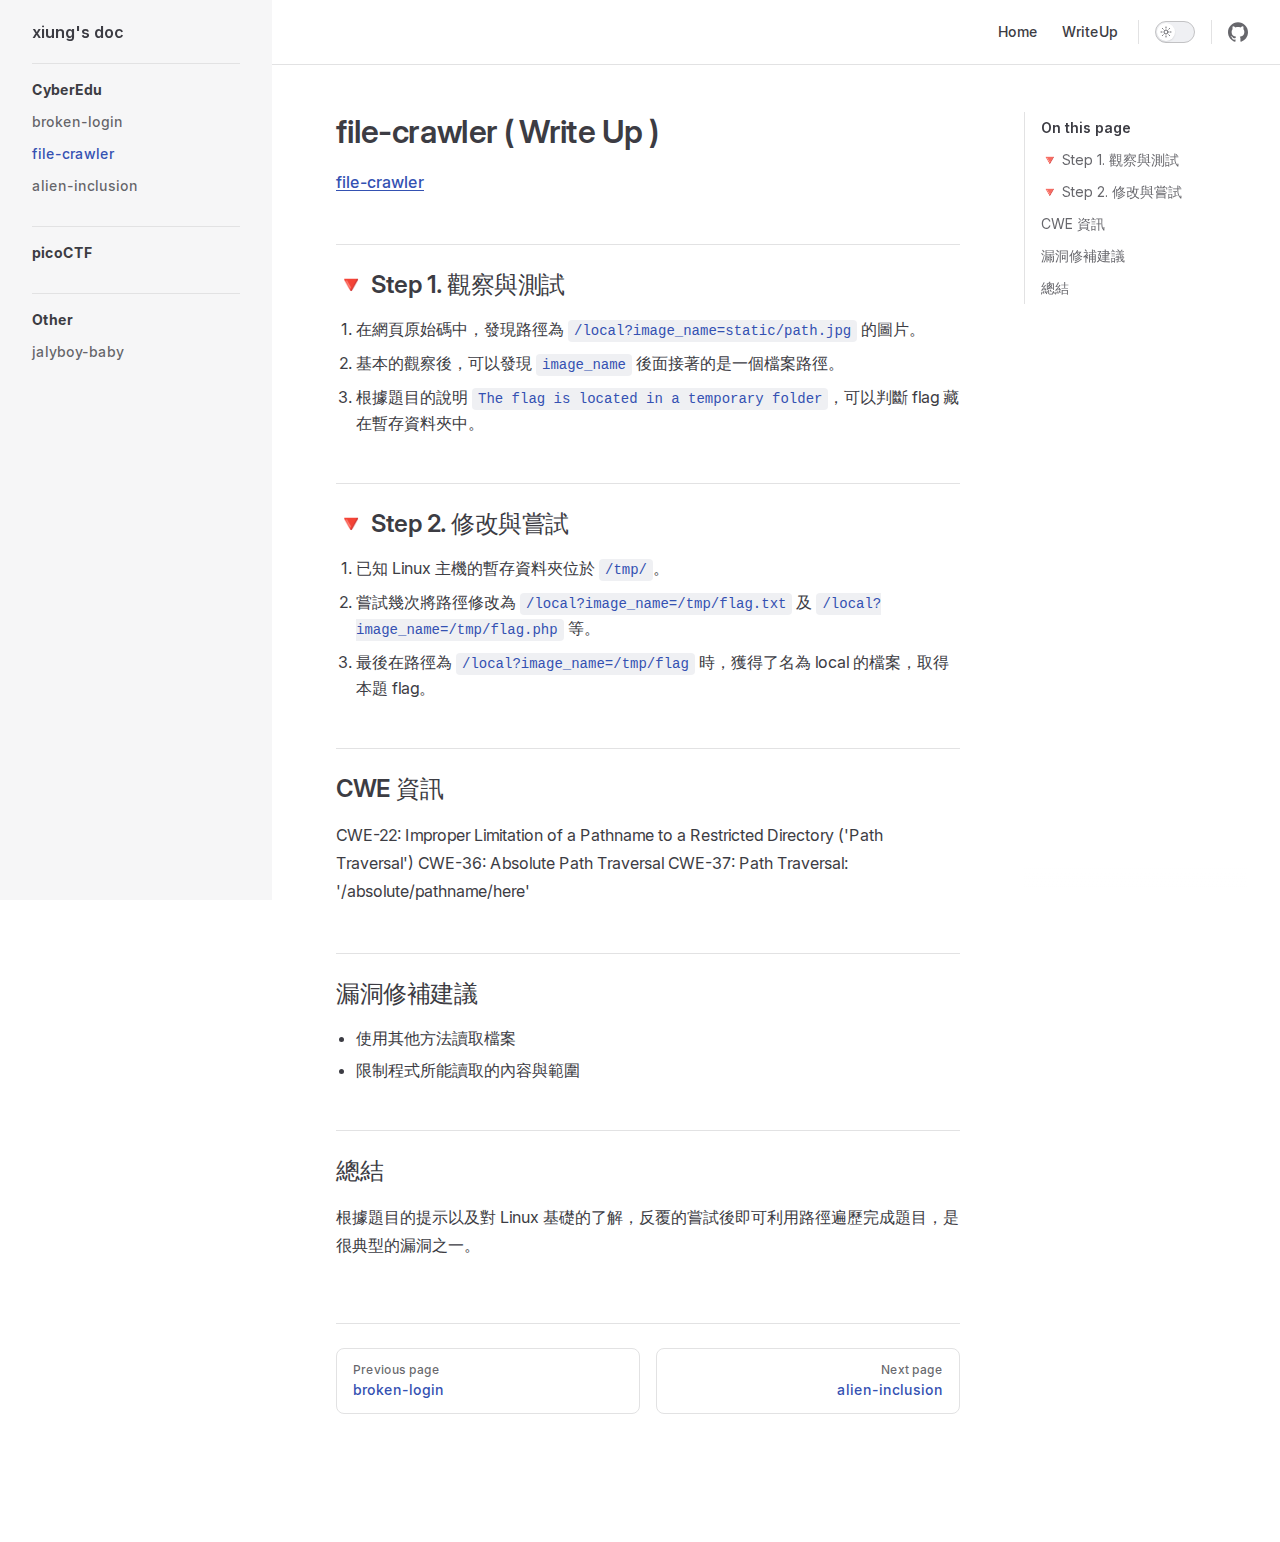
<file: writeups/file-crawler.html>
<!DOCTYPE html>
<html lang="en-US" dir="ltr">
  <head>
    <meta charset="utf-8">
    <meta name="viewport" content="width=device-width,initial-scale=1">
    <title>file-crawler ( Write Up ) | xiung's doc</title>
    <meta name="description" content="Some documents">
    <meta name="generator" content="VitePress v1.2.2">
    <link rel="preload stylesheet" href="../assets/style.biM7mc3a.css" as="style">
    
    <script type="module" src="../assets/app.FsXuW1iC.js"></script>
    <link rel="preload" href="../assets/inter-roman-latin.Di8DUHzh.woff2" as="font" type="font/woff2" crossorigin="">
    <link rel="modulepreload" href="../assets/chunks/framework.BwTyoF0R.js">
    <link rel="modulepreload" href="../assets/chunks/theme.DXzPZOCR.js">
    <link rel="modulepreload" href="../assets/writeups_file-crawler.md.Bgkb22gL.lean.js">
    <script id="check-dark-mode">(()=>{const e=localStorage.getItem("vitepress-theme-appearance")||"auto",a=window.matchMedia("(prefers-color-scheme: dark)").matches;(!e||e==="auto"?a:e==="dark")&&document.documentElement.classList.add("dark")})();</script>
    <script id="check-mac-os">document.documentElement.classList.toggle("mac",/Mac|iPhone|iPod|iPad/i.test(navigator.platform));</script>
  </head>
  <body>
    <div id="app"><div class="Layout" data-v-b7f5faf8><!--[--><!--]--><!--[--><span tabindex="-1" data-v-1bc529e5></span><a href="#VPContent" class="VPSkipLink visually-hidden" data-v-1bc529e5> Skip to content </a><!--]--><!----><header class="VPNav" data-v-b7f5faf8 data-v-894db4ed><div class="VPNavBar has-sidebar top" data-v-894db4ed data-v-db0924c9><div class="wrapper" data-v-db0924c9><div class="container" data-v-db0924c9><div class="title" data-v-db0924c9><div class="VPNavBarTitle has-sidebar" data-v-db0924c9 data-v-0545dc4d><a class="title" href="/" data-v-0545dc4d><!--[--><!--]--><!----><span data-v-0545dc4d>xiung&#39;s doc</span><!--[--><!--]--></a></div></div><div class="content" data-v-db0924c9><div class="content-body" data-v-db0924c9><!--[--><!--]--><div class="VPNavBarSearch search" data-v-db0924c9><!----></div><nav aria-labelledby="main-nav-aria-label" class="VPNavBarMenu menu" data-v-db0924c9 data-v-5c9a3220><span id="main-nav-aria-label" class="visually-hidden" data-v-5c9a3220>Main Navigation</span><!--[--><!--[--><a class="VPLink link VPNavBarMenuLink" href="/" tabindex="0" data-v-5c9a3220 data-v-e4cce88d><!--[--><span data-v-e4cce88d>Home</span><!--]--></a><!--]--><!--[--><a class="VPLink link VPNavBarMenuLink" href="/writeups/broken-login.html" tabindex="0" data-v-5c9a3220 data-v-e4cce88d><!--[--><span data-v-e4cce88d>WriteUp</span><!--]--></a><!--]--><!--]--></nav><!----><div class="VPNavBarAppearance appearance" data-v-db0924c9 data-v-c4a2fccd><button class="VPSwitch VPSwitchAppearance" type="button" role="switch" title="Switch to dark theme" aria-checked="false" data-v-c4a2fccd data-v-911ea7a7 data-v-e3a15414><span class="check" data-v-e3a15414><span class="icon" data-v-e3a15414><!--[--><span class="vpi-sun sun" data-v-911ea7a7></span><span class="vpi-moon moon" data-v-911ea7a7></span><!--]--></span></span></button></div><div class="VPSocialLinks VPNavBarSocialLinks social-links" data-v-db0924c9 data-v-21ee45fc data-v-dc7008d0><!--[--><a class="VPSocialLink no-icon" href="https://github.com/vuejs/vitepress" aria-label="github" target="_blank" rel="noopener" data-v-dc7008d0 data-v-aeb16707><span class="vpi-social-github" /></a><!--]--></div><div class="VPFlyout VPNavBarExtra extra" data-v-db0924c9 data-v-316705b9 data-v-9156b75d><button type="button" class="button" aria-haspopup="true" aria-expanded="false" aria-label="extra navigation" data-v-9156b75d><span class="vpi-more-horizontal icon" data-v-9156b75d></span></button><div class="menu" data-v-9156b75d><div class="VPMenu" data-v-9156b75d data-v-a004cdd0><!----><!--[--><!--[--><!----><div class="group" data-v-316705b9><div class="item appearance" data-v-316705b9><p class="label" data-v-316705b9>Appearance</p><div class="appearance-action" data-v-316705b9><button class="VPSwitch VPSwitchAppearance" type="button" role="switch" title="Switch to dark theme" aria-checked="false" data-v-316705b9 data-v-911ea7a7 data-v-e3a15414><span class="check" data-v-e3a15414><span class="icon" data-v-e3a15414><!--[--><span class="vpi-sun sun" data-v-911ea7a7></span><span class="vpi-moon moon" data-v-911ea7a7></span><!--]--></span></span></button></div></div></div><div class="group" data-v-316705b9><div class="item social-links" data-v-316705b9><div class="VPSocialLinks social-links-list" data-v-316705b9 data-v-dc7008d0><!--[--><a class="VPSocialLink no-icon" href="https://github.com/vuejs/vitepress" aria-label="github" target="_blank" rel="noopener" data-v-dc7008d0 data-v-aeb16707><span class="vpi-social-github" /></a><!--]--></div></div></div><!--]--><!--]--></div></div></div><!--[--><!--]--><button type="button" class="VPNavBarHamburger hamburger" aria-label="mobile navigation" aria-expanded="false" aria-controls="VPNavScreen" data-v-db0924c9 data-v-d2fa9eb3><span class="container" data-v-d2fa9eb3><span class="top" data-v-d2fa9eb3></span><span class="middle" data-v-d2fa9eb3></span><span class="bottom" data-v-d2fa9eb3></span></span></button></div></div></div></div><div class="divider" data-v-db0924c9><div class="divider-line" data-v-db0924c9></div></div></div><!----></header><div class="VPLocalNav has-sidebar empty" data-v-b7f5faf8 data-v-0f2d859c><div class="container" data-v-0f2d859c><button class="menu" aria-expanded="false" aria-controls="VPSidebarNav" data-v-0f2d859c><span class="vpi-align-left menu-icon" data-v-0f2d859c></span><span class="menu-text" data-v-0f2d859c>Menu</span></button><div class="VPLocalNavOutlineDropdown" style="--vp-vh:0px;" data-v-0f2d859c data-v-0b2c1a9e><button data-v-0b2c1a9e>Return to top</button><!----></div></div></div><aside class="VPSidebar" data-v-b7f5faf8 data-v-6828098f><div class="curtain" data-v-6828098f></div><nav class="nav" id="VPSidebarNav" aria-labelledby="sidebar-aria-label" tabindex="-1" data-v-6828098f><span class="visually-hidden" id="sidebar-aria-label" data-v-6828098f> Sidebar Navigation </span><!--[--><!--]--><!--[--><div class="group" data-v-6828098f><section class="VPSidebarItem level-0 has-active" data-v-6828098f data-v-67df4f51><div class="item" role="button" tabindex="0" data-v-67df4f51><div class="indicator" data-v-67df4f51></div><h2 class="text" data-v-67df4f51>CyberEdu</h2><!----></div><div class="items" data-v-67df4f51><!--[--><div class="VPSidebarItem level-1 is-link" data-v-67df4f51 data-v-67df4f51><div class="item" data-v-67df4f51><div class="indicator" data-v-67df4f51></div><a class="VPLink link link" href="/writeups/broken-login.html" data-v-67df4f51><!--[--><p class="text" data-v-67df4f51>broken-login</p><!--]--></a><!----></div><!----></div><div class="VPSidebarItem level-1 is-link" data-v-67df4f51 data-v-67df4f51><div class="item" data-v-67df4f51><div class="indicator" data-v-67df4f51></div><a class="VPLink link link" href="/writeups/file-crawler.html" data-v-67df4f51><!--[--><p class="text" data-v-67df4f51>file-crawler</p><!--]--></a><!----></div><!----></div><div class="VPSidebarItem level-1 is-link" data-v-67df4f51 data-v-67df4f51><div class="item" data-v-67df4f51><div class="indicator" data-v-67df4f51></div><a class="VPLink link link" href="/writeups/alien-inclusion.html" data-v-67df4f51><!--[--><p class="text" data-v-67df4f51>alien-inclusion</p><!--]--></a><!----></div><!----></div><!--]--></div></section></div><div class="group" data-v-6828098f><div class="VPSidebarItem level-0" data-v-6828098f data-v-67df4f51><div class="item" role="button" tabindex="0" data-v-67df4f51><div class="indicator" data-v-67df4f51></div><p class="text" data-v-67df4f51>picoCTF</p><!----></div><!----></div></div><div class="group" data-v-6828098f><section class="VPSidebarItem level-0" data-v-6828098f data-v-67df4f51><div class="item" role="button" tabindex="0" data-v-67df4f51><div class="indicator" data-v-67df4f51></div><h2 class="text" data-v-67df4f51>Other</h2><!----></div><div class="items" data-v-67df4f51><!--[--><div class="VPSidebarItem level-1 is-link" data-v-67df4f51 data-v-67df4f51><div class="item" data-v-67df4f51><div class="indicator" data-v-67df4f51></div><a class="VPLink link link" href="/writeups/jalyboy-baby.html" data-v-67df4f51><!--[--><p class="text" data-v-67df4f51>jalyboy-baby</p><!--]--></a><!----></div><!----></div><!--]--></div></section></div><!--]--><!--[--><!--]--></nav></aside><div class="VPContent has-sidebar" id="VPContent" data-v-b7f5faf8 data-v-d0ae1441><div class="VPDoc has-sidebar has-aside" data-v-d0ae1441 data-v-72115c32><!--[--><!--]--><div class="container" data-v-72115c32><div class="aside" data-v-72115c32><div class="aside-curtain" data-v-72115c32></div><div class="aside-container" data-v-72115c32><div class="aside-content" data-v-72115c32><div class="VPDocAside" data-v-72115c32 data-v-eb0753fd><!--[--><!--]--><!--[--><!--]--><nav aria-labelledby="doc-outline-aria-label" class="VPDocAsideOutline" data-v-eb0753fd data-v-f88f03df><div class="content" data-v-f88f03df><div class="outline-marker" data-v-f88f03df></div><div aria-level="2" class="outline-title" id="doc-outline-aria-label" role="heading" data-v-f88f03df>On this page</div><ul class="VPDocOutlineItem root" data-v-f88f03df data-v-c2574ecc><!--[--><!--]--></ul></div></nav><!--[--><!--]--><div class="spacer" data-v-eb0753fd></div><!--[--><!--]--><!----><!--[--><!--]--><!--[--><!--]--></div></div></div></div><div class="content" data-v-72115c32><div class="content-container" data-v-72115c32><!--[--><!--]--><main class="main" data-v-72115c32><div style="position:relative;" class="vp-doc _writeups_file-crawler" data-v-72115c32><div><h1 id="file-crawler-write-up" tabindex="-1">file-crawler ( Write Up ) <a class="header-anchor" href="#file-crawler-write-up" aria-label="Permalink to &quot;file-crawler ( Write Up )&quot;">​</a></h1><p><a href="https://app.cyber-edu.co/challenges/981dca90-04bf-11ec-920e-fd2fbb634a4c?tenant=cyberedu" target="_blank" rel="noreferrer">file-crawler</a></p><h2 id="🔻-step-1-觀察與測試" tabindex="-1">🔻 Step 1. 觀察與測試 <a class="header-anchor" href="#🔻-step-1-觀察與測試" aria-label="Permalink to &quot;🔻 Step 1. 觀察與測試&quot;">​</a></h2><ol><li>在網頁原始碼中，發現路徑為 <code>/local?image_name=static/path.jpg</code> 的圖片。</li><li>基本的觀察後，可以發現 <code>image_name</code> 後面接著的是一個檔案路徑。</li><li>根據題目的說明 <code>The flag is located in a temporary folder</code>，可以判斷 flag 藏在暫存資料夾中。</li></ol><h2 id="🔻-step-2-修改與嘗試" tabindex="-1">🔻 Step 2. 修改與嘗試 <a class="header-anchor" href="#🔻-step-2-修改與嘗試" aria-label="Permalink to &quot;🔻 Step 2. 修改與嘗試&quot;">​</a></h2><ol><li>已知 Linux 主機的暫存資料夾位於 <code>/tmp/</code>。</li><li>嘗試幾次將路徑修改為 <code>/local?image_name=/tmp/flag.txt</code> 及 <code>/local?image_name=/tmp/flag.php</code> 等。</li><li>最後在路徑為 <code>/local?image_name=/tmp/flag</code> 時，獲得了名為 local 的檔案，取得本題 flag。</li></ol><h2 id="cwe-資訊" tabindex="-1">CWE 資訊 <a class="header-anchor" href="#cwe-資訊" aria-label="Permalink to &quot;CWE 資訊&quot;">​</a></h2><p>CWE-22: Improper Limitation of a Pathname to a Restricted Directory (&#39;Path Traversal&#39;) CWE-36: Absolute Path Traversal CWE-37: Path Traversal: &#39;/absolute/pathname/here&#39;</p><h2 id="漏洞修補建議" tabindex="-1">漏洞修補建議 <a class="header-anchor" href="#漏洞修補建議" aria-label="Permalink to &quot;漏洞修補建議&quot;">​</a></h2><ul><li>使用其他方法讀取檔案</li><li>限制程式所能讀取的內容與範圍</li></ul><h2 id="總結" tabindex="-1">總結 <a class="header-anchor" href="#總結" aria-label="Permalink to &quot;總結&quot;">​</a></h2><p>根據題目的提示以及對 Linux 基礎的了解，反覆的嘗試後即可利用路徑遍歷完成題目，是很典型的漏洞之一。</p></div></div></main><footer class="VPDocFooter" data-v-72115c32 data-v-9de1f3f5><!--[--><!--]--><!----><nav class="prev-next" aria-labelledby="doc-footer-aria-label" data-v-9de1f3f5><span class="visually-hidden" id="doc-footer-aria-label" data-v-9de1f3f5>Pager</span><div class="pager" data-v-9de1f3f5><a class="VPLink link pager-link prev" href="/writeups/broken-login.html" data-v-9de1f3f5><!--[--><span class="desc" data-v-9de1f3f5>Previous page</span><span class="title" data-v-9de1f3f5>broken-login</span><!--]--></a></div><div class="pager" data-v-9de1f3f5><a class="VPLink link pager-link next" href="/writeups/alien-inclusion.html" data-v-9de1f3f5><!--[--><span class="desc" data-v-9de1f3f5>Next page</span><span class="title" data-v-9de1f3f5>alien-inclusion</span><!--]--></a></div></nav></footer><!--[--><!--]--></div></div></div><!--[--><!--]--></div></div><!----><!--[--><!--]--></div></div>
    <script>window.__VP_HASH_MAP__=JSON.parse("{\"index.md\":\"zlKgPben\",\"writeups_alien-inclusion.md\":\"ChItis5X\",\"writeups_broken-login.md\":\"BWazgtYg\",\"writeups_file-crawler.md\":\"Bgkb22gL\",\"writeups_jalyboy-baby.md\":\"B8d4Vje1\"}");window.__VP_SITE_DATA__=JSON.parse("{\"lang\":\"en-US\",\"dir\":\"ltr\",\"title\":\"xiung's doc\",\"description\":\"Some documents\",\"base\":\"/\",\"head\":[],\"router\":{\"prefetchLinks\":true},\"appearance\":true,\"themeConfig\":{\"nav\":[{\"text\":\"Home\",\"link\":\"/\"},{\"text\":\"WriteUp\",\"link\":\"/writeups/broken-login\"}],\"sidebar\":{\"/writeups/\":[{\"text\":\"CyberEdu\",\"items\":[{\"text\":\"broken-login\",\"link\":\"/writeups/broken-login\"},{\"text\":\"file-crawler\",\"link\":\"/writeups/file-crawler\"},{\"text\":\"alien-inclusion\",\"link\":\"/writeups/alien-inclusion\"}]},{\"text\":\"picoCTF\",\"items\":[]},{\"text\":\"Other\",\"items\":[{\"text\":\"jalyboy-baby\",\"link\":\"/writeups/jalyboy-baby\"}]}]},\"socialLinks\":[{\"icon\":\"github\",\"link\":\"https://github.com/vuejs/vitepress\"}]},\"locales\":{},\"scrollOffset\":134,\"cleanUrls\":false}");</script>
    
  </body>
</html>
</file>
<file: assets/style.biM7mc3a.css>
@font-face{font-family:Inter;font-style:normal;font-weight:100 900;font-display:swap;src:url(/assets/inter-roman-cyrillic-ext.BBPuwvHQ.woff2) format("woff2");unicode-range:U+0460-052F,U+1C80-1C88,U+20B4,U+2DE0-2DFF,U+A640-A69F,U+FE2E-FE2F}@font-face{font-family:Inter;font-style:normal;font-weight:100 900;font-display:swap;src:url(/assets/inter-roman-cyrillic.C5lxZ8CY.woff2) format("woff2");unicode-range:U+0301,U+0400-045F,U+0490-0491,U+04B0-04B1,U+2116}@font-face{font-family:Inter;font-style:normal;font-weight:100 900;font-display:swap;src:url(/assets/inter-roman-greek-ext.CqjqNYQ-.woff2) format("woff2");unicode-range:U+1F00-1FFF}@font-face{font-family:Inter;font-style:normal;font-weight:100 900;font-display:swap;src:url(/assets/inter-roman-greek.BBVDIX6e.woff2) format("woff2");unicode-range:U+0370-0377,U+037A-037F,U+0384-038A,U+038C,U+038E-03A1,U+03A3-03FF}@font-face{font-family:Inter;font-style:normal;font-weight:100 900;font-display:swap;src:url(/assets/inter-roman-vietnamese.BjW4sHH5.woff2) format("woff2");unicode-range:U+0102-0103,U+0110-0111,U+0128-0129,U+0168-0169,U+01A0-01A1,U+01AF-01B0,U+0300-0301,U+0303-0304,U+0308-0309,U+0323,U+0329,U+1EA0-1EF9,U+20AB}@font-face{font-family:Inter;font-style:normal;font-weight:100 900;font-display:swap;src:url(/assets/inter-roman-latin-ext.4ZJIpNVo.woff2) format("woff2");unicode-range:U+0100-02AF,U+0304,U+0308,U+0329,U+1E00-1E9F,U+1EF2-1EFF,U+2020,U+20A0-20AB,U+20AD-20C0,U+2113,U+2C60-2C7F,U+A720-A7FF}@font-face{font-family:Inter;font-style:normal;font-weight:100 900;font-display:swap;src:url(/assets/inter-roman-latin.Di8DUHzh.woff2) format("woff2");unicode-range:U+0000-00FF,U+0131,U+0152-0153,U+02BB-02BC,U+02C6,U+02DA,U+02DC,U+0304,U+0308,U+0329,U+2000-206F,U+2074,U+20AC,U+2122,U+2191,U+2193,U+2212,U+2215,U+FEFF,U+FFFD}@font-face{font-family:Inter;font-style:italic;font-weight:100 900;font-display:swap;src:url(/assets/inter-italic-cyrillic-ext.r48I6akx.woff2) format("woff2");unicode-range:U+0460-052F,U+1C80-1C88,U+20B4,U+2DE0-2DFF,U+A640-A69F,U+FE2E-FE2F}@font-face{font-family:Inter;font-style:italic;font-weight:100 900;font-display:swap;src:url(/assets/inter-italic-cyrillic.By2_1cv3.woff2) format("woff2");unicode-range:U+0301,U+0400-045F,U+0490-0491,U+04B0-04B1,U+2116}@font-face{font-family:Inter;font-style:italic;font-weight:100 900;font-display:swap;src:url(/assets/inter-italic-greek-ext.1u6EdAuj.woff2) format("woff2");unicode-range:U+1F00-1FFF}@font-face{font-family:Inter;font-style:italic;font-weight:100 900;font-display:swap;src:url(/assets/inter-italic-greek.DJ8dCoTZ.woff2) format("woff2");unicode-range:U+0370-0377,U+037A-037F,U+0384-038A,U+038C,U+038E-03A1,U+03A3-03FF}@font-face{font-family:Inter;font-style:italic;font-weight:100 900;font-display:swap;src:url(/assets/inter-italic-vietnamese.BSbpV94h.woff2) format("woff2");unicode-range:U+0102-0103,U+0110-0111,U+0128-0129,U+0168-0169,U+01A0-01A1,U+01AF-01B0,U+0300-0301,U+0303-0304,U+0308-0309,U+0323,U+0329,U+1EA0-1EF9,U+20AB}@font-face{font-family:Inter;font-style:italic;font-weight:100 900;font-display:swap;src:url(/assets/inter-italic-latin-ext.CN1xVJS-.woff2) format("woff2");unicode-range:U+0100-02AF,U+0304,U+0308,U+0329,U+1E00-1E9F,U+1EF2-1EFF,U+2020,U+20A0-20AB,U+20AD-20C0,U+2113,U+2C60-2C7F,U+A720-A7FF}@font-face{font-family:Inter;font-style:italic;font-weight:100 900;font-display:swap;src:url(/assets/inter-italic-latin.C2AdPX0b.woff2) format("woff2");unicode-range:U+0000-00FF,U+0131,U+0152-0153,U+02BB-02BC,U+02C6,U+02DA,U+02DC,U+0304,U+0308,U+0329,U+2000-206F,U+2074,U+20AC,U+2122,U+2191,U+2193,U+2212,U+2215,U+FEFF,U+FFFD}@font-face{font-family:Punctuation SC;font-weight:400;src:local("PingFang SC Regular"),local("Noto Sans CJK SC"),local("Microsoft YaHei");unicode-range:U+201C,U+201D,U+2018,U+2019,U+2E3A,U+2014,U+2013,U+2026,U+00B7,U+007E,U+002F}@font-face{font-family:Punctuation SC;font-weight:500;src:local("PingFang SC Medium"),local("Noto Sans CJK SC"),local("Microsoft YaHei");unicode-range:U+201C,U+201D,U+2018,U+2019,U+2E3A,U+2014,U+2013,U+2026,U+00B7,U+007E,U+002F}@font-face{font-family:Punctuation SC;font-weight:600;src:local("PingFang SC Semibold"),local("Noto Sans CJK SC Bold"),local("Microsoft YaHei Bold");unicode-range:U+201C,U+201D,U+2018,U+2019,U+2E3A,U+2014,U+2013,U+2026,U+00B7,U+007E,U+002F}@font-face{font-family:Punctuation SC;font-weight:700;src:local("PingFang SC Semibold"),local("Noto Sans CJK SC Bold"),local("Microsoft YaHei Bold");unicode-range:U+201C,U+201D,U+2018,U+2019,U+2E3A,U+2014,U+2013,U+2026,U+00B7,U+007E,U+002F}:root{--vp-c-white: #ffffff;--vp-c-black: #000000;--vp-c-neutral: var(--vp-c-black);--vp-c-neutral-inverse: var(--vp-c-white)}.dark{--vp-c-neutral: var(--vp-c-white);--vp-c-neutral-inverse: var(--vp-c-black)}:root{--vp-c-gray-1: #dddde3;--vp-c-gray-2: #e4e4e9;--vp-c-gray-3: #ebebef;--vp-c-gray-soft: rgba(142, 150, 170, .14);--vp-c-indigo-1: #3451b2;--vp-c-indigo-2: #3a5ccc;--vp-c-indigo-3: #5672cd;--vp-c-indigo-soft: rgba(100, 108, 255, .14);--vp-c-purple-1: #6f42c1;--vp-c-purple-2: #7e4cc9;--vp-c-purple-3: #8e5cd9;--vp-c-purple-soft: rgba(159, 122, 234, .14);--vp-c-green-1: #18794e;--vp-c-green-2: #299764;--vp-c-green-3: #30a46c;--vp-c-green-soft: rgba(16, 185, 129, .14);--vp-c-yellow-1: #915930;--vp-c-yellow-2: #946300;--vp-c-yellow-3: #9f6a00;--vp-c-yellow-soft: rgba(234, 179, 8, .14);--vp-c-red-1: #b8272c;--vp-c-red-2: #d5393e;--vp-c-red-3: #e0575b;--vp-c-red-soft: rgba(244, 63, 94, .14);--vp-c-sponsor: #db2777}.dark{--vp-c-gray-1: #515c67;--vp-c-gray-2: #414853;--vp-c-gray-3: #32363f;--vp-c-gray-soft: rgba(101, 117, 133, .16);--vp-c-indigo-1: #a8b1ff;--vp-c-indigo-2: #5c73e7;--vp-c-indigo-3: #3e63dd;--vp-c-indigo-soft: rgba(100, 108, 255, .16);--vp-c-purple-1: #c8abfa;--vp-c-purple-2: #a879e6;--vp-c-purple-3: #8e5cd9;--vp-c-purple-soft: rgba(159, 122, 234, .16);--vp-c-green-1: #3dd68c;--vp-c-green-2: #30a46c;--vp-c-green-3: #298459;--vp-c-green-soft: rgba(16, 185, 129, .16);--vp-c-yellow-1: #f9b44e;--vp-c-yellow-2: #da8b17;--vp-c-yellow-3: #a46a0a;--vp-c-yellow-soft: rgba(234, 179, 8, .16);--vp-c-red-1: #f66f81;--vp-c-red-2: #f14158;--vp-c-red-3: #b62a3c;--vp-c-red-soft: rgba(244, 63, 94, .16)}:root{--vp-c-bg: #ffffff;--vp-c-bg-alt: #f6f6f7;--vp-c-bg-elv: #ffffff;--vp-c-bg-soft: #f6f6f7}.dark{--vp-c-bg: #1b1b1f;--vp-c-bg-alt: #161618;--vp-c-bg-elv: #202127;--vp-c-bg-soft: #202127}:root{--vp-c-border: #c2c2c4;--vp-c-divider: #e2e2e3;--vp-c-gutter: #e2e2e3}.dark{--vp-c-border: #3c3f44;--vp-c-divider: #2e2e32;--vp-c-gutter: #000000}:root{--vp-c-text-1: rgba(60, 60, 67);--vp-c-text-2: rgba(60, 60, 67, .78);--vp-c-text-3: rgba(60, 60, 67, .56)}.dark{--vp-c-text-1: rgba(255, 255, 245, .86);--vp-c-text-2: rgba(235, 235, 245, .6);--vp-c-text-3: rgba(235, 235, 245, .38)}:root{--vp-c-default-1: var(--vp-c-gray-1);--vp-c-default-2: var(--vp-c-gray-2);--vp-c-default-3: var(--vp-c-gray-3);--vp-c-default-soft: var(--vp-c-gray-soft);--vp-c-brand-1: var(--vp-c-indigo-1);--vp-c-brand-2: var(--vp-c-indigo-2);--vp-c-brand-3: var(--vp-c-indigo-3);--vp-c-brand-soft: var(--vp-c-indigo-soft);--vp-c-brand: var(--vp-c-brand-1);--vp-c-tip-1: var(--vp-c-brand-1);--vp-c-tip-2: var(--vp-c-brand-2);--vp-c-tip-3: var(--vp-c-brand-3);--vp-c-tip-soft: var(--vp-c-brand-soft);--vp-c-note-1: var(--vp-c-brand-1);--vp-c-note-2: var(--vp-c-brand-2);--vp-c-note-3: var(--vp-c-brand-3);--vp-c-note-soft: var(--vp-c-brand-soft);--vp-c-success-1: var(--vp-c-green-1);--vp-c-success-2: var(--vp-c-green-2);--vp-c-success-3: var(--vp-c-green-3);--vp-c-success-soft: var(--vp-c-green-soft);--vp-c-important-1: var(--vp-c-purple-1);--vp-c-important-2: var(--vp-c-purple-2);--vp-c-important-3: var(--vp-c-purple-3);--vp-c-important-soft: var(--vp-c-purple-soft);--vp-c-warning-1: var(--vp-c-yellow-1);--vp-c-warning-2: var(--vp-c-yellow-2);--vp-c-warning-3: var(--vp-c-yellow-3);--vp-c-warning-soft: var(--vp-c-yellow-soft);--vp-c-danger-1: var(--vp-c-red-1);--vp-c-danger-2: var(--vp-c-red-2);--vp-c-danger-3: var(--vp-c-red-3);--vp-c-danger-soft: var(--vp-c-red-soft);--vp-c-caution-1: var(--vp-c-red-1);--vp-c-caution-2: var(--vp-c-red-2);--vp-c-caution-3: var(--vp-c-red-3);--vp-c-caution-soft: var(--vp-c-red-soft)}:root{--vp-font-family-base: "Inter", ui-sans-serif, system-ui, sans-serif, "Apple Color Emoji", "Segoe UI Emoji", "Segoe UI Symbol", "Noto Color Emoji";--vp-font-family-mono: ui-monospace, "Menlo", "Monaco", "Consolas", "Liberation Mono", "Courier New", monospace;font-optical-sizing:auto}:root:where(:lang(zh)){--vp-font-family-base: "Punctuation SC", "Inter", ui-sans-serif, system-ui, "PingFang SC", "Noto Sans CJK SC", "Noto Sans SC", "Heiti SC", "Microsoft YaHei", "DengXian", sans-serif, "Apple Color Emoji", "Segoe UI Emoji", "Segoe UI Symbol", "Noto Color Emoji"}:root{--vp-shadow-1: 0 1px 2px rgba(0, 0, 0, .04), 0 1px 2px rgba(0, 0, 0, .06);--vp-shadow-2: 0 3px 12px rgba(0, 0, 0, .07), 0 1px 4px rgba(0, 0, 0, .07);--vp-shadow-3: 0 12px 32px rgba(0, 0, 0, .1), 0 2px 6px rgba(0, 0, 0, .08);--vp-shadow-4: 0 14px 44px rgba(0, 0, 0, .12), 0 3px 9px rgba(0, 0, 0, .12);--vp-shadow-5: 0 18px 56px rgba(0, 0, 0, .16), 0 4px 12px rgba(0, 0, 0, .16)}:root{--vp-z-index-footer: 10;--vp-z-index-local-nav: 20;--vp-z-index-nav: 30;--vp-z-index-layout-top: 40;--vp-z-index-backdrop: 50;--vp-z-index-sidebar: 60}@media (min-width: 960px){:root{--vp-z-index-sidebar: 25}}:root{--vp-layout-max-width: 1440px}:root{--vp-header-anchor-symbol: "#"}:root{--vp-code-line-height: 1.7;--vp-code-font-size: .875em;--vp-code-color: var(--vp-c-brand-1);--vp-code-link-color: var(--vp-c-brand-1);--vp-code-link-hover-color: var(--vp-c-brand-2);--vp-code-bg: var(--vp-c-default-soft);--vp-code-block-color: var(--vp-c-text-2);--vp-code-block-bg: var(--vp-c-bg-alt);--vp-code-block-divider-color: var(--vp-c-gutter);--vp-code-lang-color: var(--vp-c-text-3);--vp-code-line-highlight-color: var(--vp-c-default-soft);--vp-code-line-number-color: var(--vp-c-text-3);--vp-code-line-diff-add-color: var(--vp-c-success-soft);--vp-code-line-diff-add-symbol-color: var(--vp-c-success-1);--vp-code-line-diff-remove-color: var(--vp-c-danger-soft);--vp-code-line-diff-remove-symbol-color: var(--vp-c-danger-1);--vp-code-line-warning-color: var(--vp-c-warning-soft);--vp-code-line-error-color: var(--vp-c-danger-soft);--vp-code-copy-code-border-color: var(--vp-c-divider);--vp-code-copy-code-bg: var(--vp-c-bg-soft);--vp-code-copy-code-hover-border-color: var(--vp-c-divider);--vp-code-copy-code-hover-bg: var(--vp-c-bg);--vp-code-copy-code-active-text: var(--vp-c-text-2);--vp-code-copy-copied-text-content: "Copied";--vp-code-tab-divider: var(--vp-code-block-divider-color);--vp-code-tab-text-color: var(--vp-c-text-2);--vp-code-tab-bg: var(--vp-code-block-bg);--vp-code-tab-hover-text-color: var(--vp-c-text-1);--vp-code-tab-active-text-color: var(--vp-c-text-1);--vp-code-tab-active-bar-color: var(--vp-c-brand-1)}:root{--vp-button-brand-border: transparent;--vp-button-brand-text: var(--vp-c-white);--vp-button-brand-bg: var(--vp-c-brand-3);--vp-button-brand-hover-border: transparent;--vp-button-brand-hover-text: var(--vp-c-white);--vp-button-brand-hover-bg: var(--vp-c-brand-2);--vp-button-brand-active-border: transparent;--vp-button-brand-active-text: var(--vp-c-white);--vp-button-brand-active-bg: var(--vp-c-brand-1);--vp-button-alt-border: transparent;--vp-button-alt-text: var(--vp-c-text-1);--vp-button-alt-bg: var(--vp-c-default-3);--vp-button-alt-hover-border: transparent;--vp-button-alt-hover-text: var(--vp-c-text-1);--vp-button-alt-hover-bg: var(--vp-c-default-2);--vp-button-alt-active-border: transparent;--vp-button-alt-active-text: var(--vp-c-text-1);--vp-button-alt-active-bg: var(--vp-c-default-1);--vp-button-sponsor-border: var(--vp-c-text-2);--vp-button-sponsor-text: var(--vp-c-text-2);--vp-button-sponsor-bg: transparent;--vp-button-sponsor-hover-border: var(--vp-c-sponsor);--vp-button-sponsor-hover-text: var(--vp-c-sponsor);--vp-button-sponsor-hover-bg: transparent;--vp-button-sponsor-active-border: var(--vp-c-sponsor);--vp-button-sponsor-active-text: var(--vp-c-sponsor);--vp-button-sponsor-active-bg: transparent}:root{--vp-custom-block-font-size: 14px;--vp-custom-block-code-font-size: 13px;--vp-custom-block-info-border: transparent;--vp-custom-block-info-text: var(--vp-c-text-1);--vp-custom-block-info-bg: var(--vp-c-default-soft);--vp-custom-block-info-code-bg: var(--vp-c-default-soft);--vp-custom-block-note-border: transparent;--vp-custom-block-note-text: var(--vp-c-text-1);--vp-custom-block-note-bg: var(--vp-c-default-soft);--vp-custom-block-note-code-bg: var(--vp-c-default-soft);--vp-custom-block-tip-border: transparent;--vp-custom-block-tip-text: var(--vp-c-text-1);--vp-custom-block-tip-bg: var(--vp-c-tip-soft);--vp-custom-block-tip-code-bg: var(--vp-c-tip-soft);--vp-custom-block-important-border: transparent;--vp-custom-block-important-text: var(--vp-c-text-1);--vp-custom-block-important-bg: var(--vp-c-important-soft);--vp-custom-block-important-code-bg: var(--vp-c-important-soft);--vp-custom-block-warning-border: transparent;--vp-custom-block-warning-text: var(--vp-c-text-1);--vp-custom-block-warning-bg: var(--vp-c-warning-soft);--vp-custom-block-warning-code-bg: var(--vp-c-warning-soft);--vp-custom-block-danger-border: transparent;--vp-custom-block-danger-text: var(--vp-c-text-1);--vp-custom-block-danger-bg: var(--vp-c-danger-soft);--vp-custom-block-danger-code-bg: var(--vp-c-danger-soft);--vp-custom-block-caution-border: transparent;--vp-custom-block-caution-text: var(--vp-c-text-1);--vp-custom-block-caution-bg: var(--vp-c-caution-soft);--vp-custom-block-caution-code-bg: var(--vp-c-caution-soft);--vp-custom-block-details-border: var(--vp-custom-block-info-border);--vp-custom-block-details-text: var(--vp-custom-block-info-text);--vp-custom-block-details-bg: var(--vp-custom-block-info-bg);--vp-custom-block-details-code-bg: var(--vp-custom-block-info-code-bg)}:root{--vp-input-border-color: var(--vp-c-border);--vp-input-bg-color: var(--vp-c-bg-alt);--vp-input-switch-bg-color: var(--vp-c-default-soft)}:root{--vp-nav-height: 64px;--vp-nav-bg-color: var(--vp-c-bg);--vp-nav-screen-bg-color: var(--vp-c-bg);--vp-nav-logo-height: 24px}.hide-nav{--vp-nav-height: 0px}.hide-nav .VPSidebar{--vp-nav-height: 22px}:root{--vp-local-nav-bg-color: var(--vp-c-bg)}:root{--vp-sidebar-width: 272px;--vp-sidebar-bg-color: var(--vp-c-bg-alt)}:root{--vp-backdrop-bg-color: rgba(0, 0, 0, .6)}:root{--vp-home-hero-name-color: var(--vp-c-brand-1);--vp-home-hero-name-background: transparent;--vp-home-hero-image-background-image: none;--vp-home-hero-image-filter: none}:root{--vp-badge-info-border: transparent;--vp-badge-info-text: var(--vp-c-text-2);--vp-badge-info-bg: var(--vp-c-default-soft);--vp-badge-tip-border: transparent;--vp-badge-tip-text: var(--vp-c-tip-1);--vp-badge-tip-bg: var(--vp-c-tip-soft);--vp-badge-warning-border: transparent;--vp-badge-warning-text: var(--vp-c-warning-1);--vp-badge-warning-bg: var(--vp-c-warning-soft);--vp-badge-danger-border: transparent;--vp-badge-danger-text: var(--vp-c-danger-1);--vp-badge-danger-bg: var(--vp-c-danger-soft)}:root{--vp-carbon-ads-text-color: var(--vp-c-text-1);--vp-carbon-ads-poweredby-color: var(--vp-c-text-2);--vp-carbon-ads-bg-color: var(--vp-c-bg-soft);--vp-carbon-ads-hover-text-color: var(--vp-c-brand-1);--vp-carbon-ads-hover-poweredby-color: var(--vp-c-text-1)}:root{--vp-local-search-bg: var(--vp-c-bg);--vp-local-search-result-bg: var(--vp-c-bg);--vp-local-search-result-border: var(--vp-c-divider);--vp-local-search-result-selected-bg: var(--vp-c-bg);--vp-local-search-result-selected-border: var(--vp-c-brand-1);--vp-local-search-highlight-bg: var(--vp-c-brand-1);--vp-local-search-highlight-text: var(--vp-c-neutral-inverse)}@media (prefers-reduced-motion: reduce){*,:before,:after{animation-delay:-1ms!important;animation-duration:1ms!important;animation-iteration-count:1!important;background-attachment:initial!important;scroll-behavior:auto!important;transition-duration:0s!important;transition-delay:0s!important}}*,:before,:after{box-sizing:border-box}html{line-height:1.4;font-size:16px;-webkit-text-size-adjust:100%}html.dark{color-scheme:dark}body{margin:0;width:100%;min-width:320px;min-height:100vh;line-height:24px;font-family:var(--vp-font-family-base);font-size:16px;font-weight:400;color:var(--vp-c-text-1);background-color:var(--vp-c-bg);font-synthesis:style;text-rendering:optimizeLegibility;-webkit-font-smoothing:antialiased;-moz-osx-font-smoothing:grayscale}main{display:block}h1,h2,h3,h4,h5,h6{margin:0;line-height:24px;font-size:16px;font-weight:400}p{margin:0}strong,b{font-weight:600}a,area,button,[role=button],input,label,select,summary,textarea{touch-action:manipulation}a{color:inherit;text-decoration:inherit}ol,ul{list-style:none;margin:0;padding:0}blockquote{margin:0}pre,code,kbd,samp{font-family:var(--vp-font-family-mono)}img,svg,video,canvas,audio,iframe,embed,object{display:block}figure{margin:0}img,video{max-width:100%;height:auto}button,input,optgroup,select,textarea{border:0;padding:0;line-height:inherit;color:inherit}button{padding:0;font-family:inherit;background-color:transparent;background-image:none}button:enabled,[role=button]:enabled{cursor:pointer}button:focus,button:focus-visible{outline:1px dotted;outline:4px auto -webkit-focus-ring-color}button:focus:not(:focus-visible){outline:none!important}input:focus,textarea:focus,select:focus{outline:none}table{border-collapse:collapse}input{background-color:transparent}input:-ms-input-placeholder,textarea:-ms-input-placeholder{color:var(--vp-c-text-3)}input::-ms-input-placeholder,textarea::-ms-input-placeholder{color:var(--vp-c-text-3)}input::placeholder,textarea::placeholder{color:var(--vp-c-text-3)}input::-webkit-outer-spin-button,input::-webkit-inner-spin-button{-webkit-appearance:none;margin:0}input[type=number]{-moz-appearance:textfield}textarea{resize:vertical}select{-webkit-appearance:none}fieldset{margin:0;padding:0}h1,h2,h3,h4,h5,h6,li,p{overflow-wrap:break-word}vite-error-overlay{z-index:9999}mjx-container{display:inline-block;margin:auto 2px -2px}mjx-container>svg{display:inline-block;margin:auto}[class^=vpi-],[class*=" vpi-"],.vp-icon{width:1em;height:1em}[class^=vpi-].bg,[class*=" vpi-"].bg,.vp-icon.bg{background-size:100% 100%;background-color:transparent}[class^=vpi-]:not(.bg),[class*=" vpi-"]:not(.bg),.vp-icon:not(.bg){-webkit-mask:var(--icon) no-repeat;mask:var(--icon) no-repeat;-webkit-mask-size:100% 100%;mask-size:100% 100%;background-color:currentColor;color:inherit}.vpi-align-left{--icon: url("data:image/svg+xml,%3Csvg xmlns='http://www.w3.org/2000/svg' fill='none' stroke='currentColor' stroke-linecap='round' stroke-linejoin='round' stroke-width='2' viewBox='0 0 24 24'%3E%3Cpath d='M21 6H3M15 12H3M17 18H3'/%3E%3C/svg%3E")}.vpi-arrow-right,.vpi-arrow-down,.vpi-arrow-left,.vpi-arrow-up{--icon: url("data:image/svg+xml,%3Csvg xmlns='http://www.w3.org/2000/svg' fill='none' stroke='currentColor' stroke-linecap='round' stroke-linejoin='round' stroke-width='2' viewBox='0 0 24 24'%3E%3Cpath d='M5 12h14M12 5l7 7-7 7'/%3E%3C/svg%3E")}.vpi-chevron-right,.vpi-chevron-down,.vpi-chevron-left,.vpi-chevron-up{--icon: url("data:image/svg+xml,%3Csvg xmlns='http://www.w3.org/2000/svg' fill='none' stroke='currentColor' stroke-linecap='round' stroke-linejoin='round' stroke-width='2' viewBox='0 0 24 24'%3E%3Cpath d='m9 18 6-6-6-6'/%3E%3C/svg%3E")}.vpi-chevron-down,.vpi-arrow-down{transform:rotate(90deg)}.vpi-chevron-left,.vpi-arrow-left{transform:rotate(180deg)}.vpi-chevron-up,.vpi-arrow-up{transform:rotate(-90deg)}.vpi-square-pen{--icon: url("data:image/svg+xml,%3Csvg xmlns='http://www.w3.org/2000/svg' fill='none' stroke='currentColor' stroke-linecap='round' stroke-linejoin='round' stroke-width='2' viewBox='0 0 24 24'%3E%3Cpath d='M12 3H5a2 2 0 0 0-2 2v14a2 2 0 0 0 2 2h14a2 2 0 0 0 2-2v-7'/%3E%3Cpath d='M18.375 2.625a2.121 2.121 0 1 1 3 3L12 15l-4 1 1-4Z'/%3E%3C/svg%3E")}.vpi-plus{--icon: url("data:image/svg+xml,%3Csvg xmlns='http://www.w3.org/2000/svg' fill='none' stroke='currentColor' stroke-linecap='round' stroke-linejoin='round' stroke-width='2' viewBox='0 0 24 24'%3E%3Cpath d='M5 12h14M12 5v14'/%3E%3C/svg%3E")}.vpi-sun{--icon: url("data:image/svg+xml,%3Csvg xmlns='http://www.w3.org/2000/svg' fill='none' stroke='currentColor' stroke-linecap='round' stroke-linejoin='round' stroke-width='2' viewBox='0 0 24 24'%3E%3Ccircle cx='12' cy='12' r='4'/%3E%3Cpath d='M12 2v2M12 20v2M4.93 4.93l1.41 1.41M17.66 17.66l1.41 1.41M2 12h2M20 12h2M6.34 17.66l-1.41 1.41M19.07 4.93l-1.41 1.41'/%3E%3C/svg%3E")}.vpi-moon{--icon: url("data:image/svg+xml,%3Csvg xmlns='http://www.w3.org/2000/svg' fill='none' stroke='currentColor' stroke-linecap='round' stroke-linejoin='round' stroke-width='2' viewBox='0 0 24 24'%3E%3Cpath d='M12 3a6 6 0 0 0 9 9 9 9 0 1 1-9-9Z'/%3E%3C/svg%3E")}.vpi-more-horizontal{--icon: url("data:image/svg+xml,%3Csvg xmlns='http://www.w3.org/2000/svg' fill='none' stroke='currentColor' stroke-linecap='round' stroke-linejoin='round' stroke-width='2' viewBox='0 0 24 24'%3E%3Ccircle cx='12' cy='12' r='1'/%3E%3Ccircle cx='19' cy='12' r='1'/%3E%3Ccircle cx='5' cy='12' r='1'/%3E%3C/svg%3E")}.vpi-languages{--icon: url("data:image/svg+xml,%3Csvg xmlns='http://www.w3.org/2000/svg' fill='none' stroke='currentColor' stroke-linecap='round' stroke-linejoin='round' stroke-width='2' viewBox='0 0 24 24'%3E%3Cpath d='m5 8 6 6M4 14l6-6 2-3M2 5h12M7 2h1M22 22l-5-10-5 10M14 18h6'/%3E%3C/svg%3E")}.vpi-heart{--icon: url("data:image/svg+xml,%3Csvg xmlns='http://www.w3.org/2000/svg' fill='none' stroke='currentColor' stroke-linecap='round' stroke-linejoin='round' stroke-width='2' viewBox='0 0 24 24'%3E%3Cpath d='M19 14c1.49-1.46 3-3.21 3-5.5A5.5 5.5 0 0 0 16.5 3c-1.76 0-3 .5-4.5 2-1.5-1.5-2.74-2-4.5-2A5.5 5.5 0 0 0 2 8.5c0 2.3 1.5 4.05 3 5.5l7 7Z'/%3E%3C/svg%3E")}.vpi-search{--icon: url("data:image/svg+xml,%3Csvg xmlns='http://www.w3.org/2000/svg' fill='none' stroke='currentColor' stroke-linecap='round' stroke-linejoin='round' stroke-width='2' viewBox='0 0 24 24'%3E%3Ccircle cx='11' cy='11' r='8'/%3E%3Cpath d='m21 21-4.3-4.3'/%3E%3C/svg%3E")}.vpi-layout-list{--icon: url("data:image/svg+xml,%3Csvg xmlns='http://www.w3.org/2000/svg' fill='none' stroke='currentColor' stroke-linecap='round' stroke-linejoin='round' stroke-width='2' viewBox='0 0 24 24'%3E%3Crect width='7' height='7' x='3' y='3' rx='1'/%3E%3Crect width='7' height='7' x='3' y='14' rx='1'/%3E%3Cpath d='M14 4h7M14 9h7M14 15h7M14 20h7'/%3E%3C/svg%3E")}.vpi-delete{--icon: url("data:image/svg+xml,%3Csvg xmlns='http://www.w3.org/2000/svg' fill='none' stroke='currentColor' stroke-linecap='round' stroke-linejoin='round' stroke-width='2' viewBox='0 0 24 24'%3E%3Cpath d='M20 5H9l-7 7 7 7h11a2 2 0 0 0 2-2V7a2 2 0 0 0-2-2ZM18 9l-6 6M12 9l6 6'/%3E%3C/svg%3E")}.vpi-corner-down-left{--icon: url("data:image/svg+xml,%3Csvg xmlns='http://www.w3.org/2000/svg' fill='none' stroke='currentColor' stroke-linecap='round' stroke-linejoin='round' stroke-width='2' viewBox='0 0 24 24'%3E%3Cpath d='m9 10-5 5 5 5'/%3E%3Cpath d='M20 4v7a4 4 0 0 1-4 4H4'/%3E%3C/svg%3E")}:root{--vp-icon-copy: url("data:image/svg+xml,%3Csvg xmlns='http://www.w3.org/2000/svg' fill='none' stroke='rgba(128,128,128,1)' stroke-linecap='round' stroke-linejoin='round' stroke-width='2' viewBox='0 0 24 24'%3E%3Crect width='8' height='4' x='8' y='2' rx='1' ry='1'/%3E%3Cpath d='M16 4h2a2 2 0 0 1 2 2v14a2 2 0 0 1-2 2H6a2 2 0 0 1-2-2V6a2 2 0 0 1 2-2h2'/%3E%3C/svg%3E");--vp-icon-copied: url("data:image/svg+xml,%3Csvg xmlns='http://www.w3.org/2000/svg' fill='none' stroke='rgba(128,128,128,1)' stroke-linecap='round' stroke-linejoin='round' stroke-width='2' viewBox='0 0 24 24'%3E%3Crect width='8' height='4' x='8' y='2' rx='1' ry='1'/%3E%3Cpath d='M16 4h2a2 2 0 0 1 2 2v14a2 2 0 0 1-2 2H6a2 2 0 0 1-2-2V6a2 2 0 0 1 2-2h2'/%3E%3Cpath d='m9 14 2 2 4-4'/%3E%3C/svg%3E")}.vpi-social-discord{--icon: url("data:image/svg+xml,%3Csvg xmlns='http://www.w3.org/2000/svg' viewBox='0 0 24 24'%3E%3Cpath d='M20.317 4.37a19.791 19.791 0 0 0-4.885-1.515.074.074 0 0 0-.079.037c-.21.375-.444.864-.608 1.25a18.27 18.27 0 0 0-5.487 0 12.64 12.64 0 0 0-.617-1.25.077.077 0 0 0-.079-.037A19.736 19.736 0 0 0 3.677 4.37a.07.07 0 0 0-.032.027C.533 9.046-.32 13.58.099 18.057a.082.082 0 0 0 .031.057 19.9 19.9 0 0 0 5.993 3.03.078.078 0 0 0 .084-.028c.462-.63.874-1.295 1.226-1.994a.076.076 0 0 0-.041-.106 13.107 13.107 0 0 1-1.872-.892.077.077 0 0 1-.008-.128 10.2 10.2 0 0 0 .372-.292.074.074 0 0 1 .077-.01c3.928 1.793 8.18 1.793 12.062 0a.074.074 0 0 1 .078.01c.12.098.246.198.373.292a.077.077 0 0 1-.006.127 12.299 12.299 0 0 1-1.873.892.077.077 0 0 0-.041.107c.36.698.772 1.362 1.225 1.993a.076.076 0 0 0 .084.028 19.839 19.839 0 0 0 6.002-3.03.077.077 0 0 0 .032-.054c.5-5.177-.838-9.674-3.549-13.66a.061.061 0 0 0-.031-.03zM8.02 15.33c-1.183 0-2.157-1.085-2.157-2.419 0-1.333.956-2.419 2.157-2.419 1.21 0 2.176 1.096 2.157 2.42 0 1.333-.956 2.418-2.157 2.418zm7.975 0c-1.183 0-2.157-1.085-2.157-2.419 0-1.333.955-2.419 2.157-2.419 1.21 0 2.176 1.096 2.157 2.42 0 1.333-.946 2.418-2.157 2.418Z'/%3E%3C/svg%3E")}.vpi-social-facebook{--icon: url("data:image/svg+xml,%3Csvg xmlns='http://www.w3.org/2000/svg' viewBox='0 0 24 24'%3E%3Cpath d='M9.101 23.691v-7.98H6.627v-3.667h2.474v-1.58c0-4.085 1.848-5.978 5.858-5.978.401 0 .955.042 1.468.103a8.68 8.68 0 0 1 1.141.195v3.325a8.623 8.623 0 0 0-.653-.036 26.805 26.805 0 0 0-.733-.009c-.707 0-1.259.096-1.675.309a1.686 1.686 0 0 0-.679.622c-.258.42-.374.995-.374 1.752v1.297h3.919l-.386 2.103-.287 1.564h-3.246v8.245C19.396 23.238 24 18.179 24 12.044c0-6.627-5.373-12-12-12s-12 5.373-12 12c0 5.628 3.874 10.35 9.101 11.647Z'/%3E%3C/svg%3E")}.vpi-social-github{--icon: url("data:image/svg+xml,%3Csvg xmlns='http://www.w3.org/2000/svg' viewBox='0 0 24 24'%3E%3Cpath d='M12 .297c-6.63 0-12 5.373-12 12 0 5.303 3.438 9.8 8.205 11.385.6.113.82-.258.82-.577 0-.285-.01-1.04-.015-2.04-3.338.724-4.042-1.61-4.042-1.61C4.422 18.07 3.633 17.7 3.633 17.7c-1.087-.744.084-.729.084-.729 1.205.084 1.838 1.236 1.838 1.236 1.07 1.835 2.809 1.305 3.495.998.108-.776.417-1.305.76-1.605-2.665-.3-5.466-1.332-5.466-5.93 0-1.31.465-2.38 1.235-3.22-.135-.303-.54-1.523.105-3.176 0 0 1.005-.322 3.3 1.23.96-.267 1.98-.399 3-.405 1.02.006 2.04.138 3 .405 2.28-1.552 3.285-1.23 3.285-1.23.645 1.653.24 2.873.12 3.176.765.84 1.23 1.91 1.23 3.22 0 4.61-2.805 5.625-5.475 5.92.42.36.81 1.096.81 2.22 0 1.606-.015 2.896-.015 3.286 0 .315.21.69.825.57C20.565 22.092 24 17.592 24 12.297c0-6.627-5.373-12-12-12'/%3E%3C/svg%3E")}.vpi-social-instagram{--icon: url("data:image/svg+xml,%3Csvg xmlns='http://www.w3.org/2000/svg' viewBox='0 0 24 24'%3E%3Cpath d='M7.03.084c-1.277.06-2.149.264-2.91.563a5.874 5.874 0 0 0-2.124 1.388 5.878 5.878 0 0 0-1.38 2.127C.321 4.926.12 5.8.064 7.076.008 8.354-.005 8.764.001 12.023c.007 3.259.021 3.667.083 4.947.061 1.277.264 2.149.563 2.911.308.789.72 1.457 1.388 2.123a5.872 5.872 0 0 0 2.129 1.38c.763.295 1.636.496 2.913.552 1.278.056 1.689.069 4.947.063 3.257-.007 3.668-.021 4.947-.082 1.28-.06 2.147-.265 2.91-.563a5.881 5.881 0 0 0 2.123-1.388 5.881 5.881 0 0 0 1.38-2.129c.295-.763.496-1.636.551-2.912.056-1.28.07-1.69.063-4.948-.006-3.258-.02-3.667-.081-4.947-.06-1.28-.264-2.148-.564-2.911a5.892 5.892 0 0 0-1.387-2.123 5.857 5.857 0 0 0-2.128-1.38C19.074.322 18.202.12 16.924.066 15.647.009 15.236-.006 11.977 0 8.718.008 8.31.021 7.03.084m.14 21.693c-1.17-.05-1.805-.245-2.228-.408a3.736 3.736 0 0 1-1.382-.895 3.695 3.695 0 0 1-.9-1.378c-.165-.423-.363-1.058-.417-2.228-.06-1.264-.072-1.644-.08-4.848-.006-3.204.006-3.583.061-4.848.05-1.169.246-1.805.408-2.228.216-.561.477-.96.895-1.382a3.705 3.705 0 0 1 1.379-.9c.423-.165 1.057-.361 2.227-.417 1.265-.06 1.644-.072 4.848-.08 3.203-.006 3.583.006 4.85.062 1.168.05 1.804.244 2.227.408.56.216.96.475 1.382.895.421.42.681.817.9 1.378.165.422.362 1.056.417 2.227.06 1.265.074 1.645.08 4.848.005 3.203-.006 3.583-.061 4.848-.051 1.17-.245 1.805-.408 2.23-.216.56-.477.96-.896 1.38a3.705 3.705 0 0 1-1.378.9c-.422.165-1.058.362-2.226.418-1.266.06-1.645.072-4.85.079-3.204.007-3.582-.006-4.848-.06m9.783-16.192a1.44 1.44 0 1 0 1.437-1.442 1.44 1.44 0 0 0-1.437 1.442M5.839 12.012a6.161 6.161 0 1 0 12.323-.024 6.162 6.162 0 0 0-12.323.024M8 12.008A4 4 0 1 1 12.008 16 4 4 0 0 1 8 12.008'/%3E%3C/svg%3E")}.vpi-social-linkedin{--icon: url("data:image/svg+xml,%3Csvg xmlns='http://www.w3.org/2000/svg' viewBox='0 0 24 24'%3E%3Cpath d='M20.447 20.452h-3.554v-5.569c0-1.328-.027-3.037-1.852-3.037-1.853 0-2.136 1.445-2.136 2.939v5.667H9.351V9h3.414v1.561h.046c.477-.9 1.637-1.85 3.37-1.85 3.601 0 4.267 2.37 4.267 5.455v6.286zM5.337 7.433a2.062 2.062 0 0 1-2.063-2.065 2.064 2.064 0 1 1 2.063 2.065zm1.782 13.019H3.555V9h3.564v11.452zM22.225 0H1.771C.792 0 0 .774 0 1.729v20.542C0 23.227.792 24 1.771 24h20.451C23.2 24 24 23.227 24 22.271V1.729C24 .774 23.2 0 22.222 0h.003z'/%3E%3C/svg%3E")}.vpi-social-mastodon{--icon: url("data:image/svg+xml,%3Csvg xmlns='http://www.w3.org/2000/svg' viewBox='0 0 24 24'%3E%3Cpath d='M23.268 5.313c-.35-2.578-2.617-4.61-5.304-5.004C17.51.242 15.792 0 11.813 0h-.03c-3.98 0-4.835.242-5.288.309C3.882.692 1.496 2.518.917 5.127.64 6.412.61 7.837.661 9.143c.074 1.874.088 3.745.26 5.611.118 1.24.325 2.47.62 3.68.55 2.237 2.777 4.098 4.96 4.857 2.336.792 4.849.923 7.256.38.265-.061.527-.132.786-.213.585-.184 1.27-.39 1.774-.753a.057.057 0 0 0 .023-.043v-1.809a.052.052 0 0 0-.02-.041.053.053 0 0 0-.046-.01 20.282 20.282 0 0 1-4.709.545c-2.73 0-3.463-1.284-3.674-1.818a5.593 5.593 0 0 1-.319-1.433.053.053 0 0 1 .066-.054c1.517.363 3.072.546 4.632.546.376 0 .75 0 1.125-.01 1.57-.044 3.224-.124 4.768-.422.038-.008.077-.015.11-.024 2.435-.464 4.753-1.92 4.989-5.604.008-.145.03-1.52.03-1.67.002-.512.167-3.63-.024-5.545zm-3.748 9.195h-2.561V8.29c0-1.309-.55-1.976-1.67-1.976-1.23 0-1.846.79-1.846 2.35v3.403h-2.546V8.663c0-1.56-.617-2.35-1.848-2.35-1.112 0-1.668.668-1.67 1.977v6.218H4.822V8.102c0-1.31.337-2.35 1.011-3.12.696-.77 1.608-1.164 2.74-1.164 1.311 0 2.302.5 2.962 1.498l.638 1.06.638-1.06c.66-.999 1.65-1.498 2.96-1.498 1.13 0 2.043.395 2.74 1.164.675.77 1.012 1.81 1.012 3.12z'/%3E%3C/svg%3E")}.vpi-social-npm{--icon: url("data:image/svg+xml,%3Csvg xmlns='http://www.w3.org/2000/svg' viewBox='0 0 24 24'%3E%3Cpath d='M1.763 0C.786 0 0 .786 0 1.763v20.474C0 23.214.786 24 1.763 24h20.474c.977 0 1.763-.786 1.763-1.763V1.763C24 .786 23.214 0 22.237 0zM5.13 5.323l13.837.019-.009 13.836h-3.464l.01-10.382h-3.456L12.04 19.17H5.113z'/%3E%3C/svg%3E")}.vpi-social-slack{--icon: url("data:image/svg+xml,%3Csvg xmlns='http://www.w3.org/2000/svg' viewBox='0 0 24 24'%3E%3Cpath d='M5.042 15.165a2.528 2.528 0 0 1-2.52 2.523A2.528 2.528 0 0 1 0 15.165a2.527 2.527 0 0 1 2.522-2.52h2.52v2.52zm1.271 0a2.527 2.527 0 0 1 2.521-2.52 2.527 2.527 0 0 1 2.521 2.52v6.313A2.528 2.528 0 0 1 8.834 24a2.528 2.528 0 0 1-2.521-2.522v-6.313zM8.834 5.042a2.528 2.528 0 0 1-2.521-2.52A2.528 2.528 0 0 1 8.834 0a2.528 2.528 0 0 1 2.521 2.522v2.52H8.834zm0 1.271a2.528 2.528 0 0 1 2.521 2.521 2.528 2.528 0 0 1-2.521 2.521H2.522A2.528 2.528 0 0 1 0 8.834a2.528 2.528 0 0 1 2.522-2.521h6.312zm10.122 2.521a2.528 2.528 0 0 1 2.522-2.521A2.528 2.528 0 0 1 24 8.834a2.528 2.528 0 0 1-2.522 2.521h-2.522V8.834zm-1.268 0a2.528 2.528 0 0 1-2.523 2.521 2.527 2.527 0 0 1-2.52-2.521V2.522A2.527 2.527 0 0 1 15.165 0a2.528 2.528 0 0 1 2.523 2.522v6.312zm-2.523 10.122a2.528 2.528 0 0 1 2.523 2.522A2.528 2.528 0 0 1 15.165 24a2.527 2.527 0 0 1-2.52-2.522v-2.522h2.52zm0-1.268a2.527 2.527 0 0 1-2.52-2.523 2.526 2.526 0 0 1 2.52-2.52h6.313A2.527 2.527 0 0 1 24 15.165a2.528 2.528 0 0 1-2.522 2.523h-6.313z'/%3E%3C/svg%3E")}.vpi-social-twitter,.vpi-social-x{--icon: url("data:image/svg+xml,%3Csvg xmlns='http://www.w3.org/2000/svg' viewBox='0 0 24 24'%3E%3Cpath d='M18.901 1.153h3.68l-8.04 9.19L24 22.846h-7.406l-5.8-7.584-6.638 7.584H.474l8.6-9.83L0 1.154h7.594l5.243 6.932ZM17.61 20.644h2.039L6.486 3.24H4.298Z'/%3E%3C/svg%3E")}.vpi-social-youtube{--icon: url("data:image/svg+xml,%3Csvg xmlns='http://www.w3.org/2000/svg' viewBox='0 0 24 24'%3E%3Cpath d='M23.498 6.186a3.016 3.016 0 0 0-2.122-2.136C19.505 3.545 12 3.545 12 3.545s-7.505 0-9.377.505A3.017 3.017 0 0 0 .502 6.186C0 8.07 0 12 0 12s0 3.93.502 5.814a3.016 3.016 0 0 0 2.122 2.136c1.871.505 9.376.505 9.376.505s7.505 0 9.377-.505a3.015 3.015 0 0 0 2.122-2.136C24 15.93 24 12 24 12s0-3.93-.502-5.814zM9.545 15.568V8.432L15.818 12l-6.273 3.568z'/%3E%3C/svg%3E")}.visually-hidden{position:absolute;width:1px;height:1px;white-space:nowrap;clip:rect(0 0 0 0);clip-path:inset(50%);overflow:hidden}.custom-block{border:1px solid transparent;border-radius:8px;padding:16px 16px 8px;line-height:24px;font-size:var(--vp-custom-block-font-size);color:var(--vp-c-text-2)}.custom-block.info{border-color:var(--vp-custom-block-info-border);color:var(--vp-custom-block-info-text);background-color:var(--vp-custom-block-info-bg)}.custom-block.info a,.custom-block.info code{color:var(--vp-c-brand-1)}.custom-block.info a:hover,.custom-block.info a:hover>code{color:var(--vp-c-brand-2)}.custom-block.info code{background-color:var(--vp-custom-block-info-code-bg)}.custom-block.note{border-color:var(--vp-custom-block-note-border);color:var(--vp-custom-block-note-text);background-color:var(--vp-custom-block-note-bg)}.custom-block.note a,.custom-block.note code{color:var(--vp-c-brand-1)}.custom-block.note a:hover,.custom-block.note a:hover>code{color:var(--vp-c-brand-2)}.custom-block.note code{background-color:var(--vp-custom-block-note-code-bg)}.custom-block.tip{border-color:var(--vp-custom-block-tip-border);color:var(--vp-custom-block-tip-text);background-color:var(--vp-custom-block-tip-bg)}.custom-block.tip a,.custom-block.tip code{color:var(--vp-c-tip-1)}.custom-block.tip a:hover,.custom-block.tip a:hover>code{color:var(--vp-c-tip-2)}.custom-block.tip code{background-color:var(--vp-custom-block-tip-code-bg)}.custom-block.important{border-color:var(--vp-custom-block-important-border);color:var(--vp-custom-block-important-text);background-color:var(--vp-custom-block-important-bg)}.custom-block.important a,.custom-block.important code{color:var(--vp-c-important-1)}.custom-block.important a:hover,.custom-block.important a:hover>code{color:var(--vp-c-important-2)}.custom-block.important code{background-color:var(--vp-custom-block-important-code-bg)}.custom-block.warning{border-color:var(--vp-custom-block-warning-border);color:var(--vp-custom-block-warning-text);background-color:var(--vp-custom-block-warning-bg)}.custom-block.warning a,.custom-block.warning code{color:var(--vp-c-warning-1)}.custom-block.warning a:hover,.custom-block.warning a:hover>code{color:var(--vp-c-warning-2)}.custom-block.warning code{background-color:var(--vp-custom-block-warning-code-bg)}.custom-block.danger{border-color:var(--vp-custom-block-danger-border);color:var(--vp-custom-block-danger-text);background-color:var(--vp-custom-block-danger-bg)}.custom-block.danger a,.custom-block.danger code{color:var(--vp-c-danger-1)}.custom-block.danger a:hover,.custom-block.danger a:hover>code{color:var(--vp-c-danger-2)}.custom-block.danger code{background-color:var(--vp-custom-block-danger-code-bg)}.custom-block.caution{border-color:var(--vp-custom-block-caution-border);color:var(--vp-custom-block-caution-text);background-color:var(--vp-custom-block-caution-bg)}.custom-block.caution a,.custom-block.caution code{color:var(--vp-c-caution-1)}.custom-block.caution a:hover,.custom-block.caution a:hover>code{color:var(--vp-c-caution-2)}.custom-block.caution code{background-color:var(--vp-custom-block-caution-code-bg)}.custom-block.details{border-color:var(--vp-custom-block-details-border);color:var(--vp-custom-block-details-text);background-color:var(--vp-custom-block-details-bg)}.custom-block.details a{color:var(--vp-c-brand-1)}.custom-block.details a:hover,.custom-block.details a:hover>code{color:var(--vp-c-brand-2)}.custom-block.details code{background-color:var(--vp-custom-block-details-code-bg)}.custom-block-title{font-weight:600}.custom-block p+p{margin:8px 0}.custom-block.details summary{margin:0 0 8px;font-weight:700;cursor:pointer;-webkit-user-select:none;user-select:none}.custom-block.details summary+p{margin:8px 0}.custom-block a{color:inherit;font-weight:600;text-decoration:underline;text-underline-offset:2px;transition:opacity .25s}.custom-block a:hover{opacity:.75}.custom-block code{font-size:var(--vp-custom-block-code-font-size)}.custom-block.custom-block th,.custom-block.custom-block blockquote>p{font-size:var(--vp-custom-block-font-size);color:inherit}.dark .vp-code span{color:var(--shiki-dark, inherit)}html:not(.dark) .vp-code span{color:var(--shiki-light, inherit)}.vp-code-group{margin-top:16px}.vp-code-group .tabs{position:relative;display:flex;margin-right:-24px;margin-left:-24px;padding:0 12px;background-color:var(--vp-code-tab-bg);overflow-x:auto;overflow-y:hidden;box-shadow:inset 0 -1px var(--vp-code-tab-divider)}@media (min-width: 640px){.vp-code-group .tabs{margin-right:0;margin-left:0;border-radius:8px 8px 0 0}}.vp-code-group .tabs input{position:fixed;opacity:0;pointer-events:none}.vp-code-group .tabs label{position:relative;display:inline-block;border-bottom:1px solid transparent;padding:0 12px;line-height:48px;font-size:14px;font-weight:500;color:var(--vp-code-tab-text-color);white-space:nowrap;cursor:pointer;transition:color .25s}.vp-code-group .tabs label:after{position:absolute;right:8px;bottom:-1px;left:8px;z-index:1;height:2px;border-radius:2px;content:"";background-color:transparent;transition:background-color .25s}.vp-code-group label:hover{color:var(--vp-code-tab-hover-text-color)}.vp-code-group input:checked+label{color:var(--vp-code-tab-active-text-color)}.vp-code-group input:checked+label:after{background-color:var(--vp-code-tab-active-bar-color)}.vp-code-group div[class*=language-],.vp-block{display:none;margin-top:0!important;border-top-left-radius:0!important;border-top-right-radius:0!important}.vp-code-group div[class*=language-].active,.vp-block.active{display:block}.vp-block{padding:20px 24px}.vp-doc h1,.vp-doc h2,.vp-doc h3,.vp-doc h4,.vp-doc h5,.vp-doc h6{position:relative;font-weight:600;outline:none}.vp-doc h1{letter-spacing:-.02em;line-height:40px;font-size:28px}.vp-doc h2{margin:48px 0 16px;border-top:1px solid var(--vp-c-divider);padding-top:24px;letter-spacing:-.02em;line-height:32px;font-size:24px}.vp-doc h3{margin:32px 0 0;letter-spacing:-.01em;line-height:28px;font-size:20px}.vp-doc .header-anchor{position:absolute;top:0;left:0;margin-left:-.87em;font-weight:500;-webkit-user-select:none;user-select:none;opacity:0;text-decoration:none;transition:color .25s,opacity .25s}.vp-doc .header-anchor:before{content:var(--vp-header-anchor-symbol)}.vp-doc h1:hover .header-anchor,.vp-doc h1 .header-anchor:focus,.vp-doc h2:hover .header-anchor,.vp-doc h2 .header-anchor:focus,.vp-doc h3:hover .header-anchor,.vp-doc h3 .header-anchor:focus,.vp-doc h4:hover .header-anchor,.vp-doc h4 .header-anchor:focus,.vp-doc h5:hover .header-anchor,.vp-doc h5 .header-anchor:focus,.vp-doc h6:hover .header-anchor,.vp-doc h6 .header-anchor:focus{opacity:1}@media (min-width: 768px){.vp-doc h1{letter-spacing:-.02em;line-height:40px;font-size:32px}}.vp-doc h2 .header-anchor{top:24px}.vp-doc p,.vp-doc summary{margin:16px 0}.vp-doc p{line-height:28px}.vp-doc blockquote{margin:16px 0;border-left:2px solid var(--vp-c-divider);padding-left:16px;transition:border-color .5s}.vp-doc blockquote>p{margin:0;font-size:16px;color:var(--vp-c-text-2);transition:color .5s}.vp-doc a{font-weight:500;color:var(--vp-c-brand-1);text-decoration:underline;text-underline-offset:2px;transition:color .25s,opacity .25s}.vp-doc a:hover{color:var(--vp-c-brand-2)}.vp-doc strong{font-weight:600}.vp-doc ul,.vp-doc ol{padding-left:1.25rem;margin:16px 0}.vp-doc ul{list-style:disc}.vp-doc ol{list-style:decimal}.vp-doc li+li{margin-top:8px}.vp-doc li>ol,.vp-doc li>ul{margin:8px 0 0}.vp-doc table{display:block;border-collapse:collapse;margin:20px 0;overflow-x:auto}.vp-doc tr{background-color:var(--vp-c-bg);border-top:1px solid var(--vp-c-divider);transition:background-color .5s}.vp-doc tr:nth-child(2n){background-color:var(--vp-c-bg-soft)}.vp-doc th,.vp-doc td{border:1px solid var(--vp-c-divider);padding:8px 16px}.vp-doc th{text-align:left;font-size:14px;font-weight:600;color:var(--vp-c-text-2);background-color:var(--vp-c-bg-soft)}.vp-doc td{font-size:14px}.vp-doc hr{margin:16px 0;border:none;border-top:1px solid var(--vp-c-divider)}.vp-doc .custom-block{margin:16px 0}.vp-doc .custom-block p{margin:8px 0;line-height:24px}.vp-doc .custom-block p:first-child{margin:0}.vp-doc .custom-block div[class*=language-]{margin:8px 0;border-radius:8px}.vp-doc .custom-block div[class*=language-] code{font-weight:400;background-color:transparent}.vp-doc .custom-block .vp-code-group .tabs{margin:0;border-radius:8px 8px 0 0}.vp-doc :not(pre,h1,h2,h3,h4,h5,h6)>code{font-size:var(--vp-code-font-size);color:var(--vp-code-color)}.vp-doc :not(pre)>code{border-radius:4px;padding:3px 6px;background-color:var(--vp-code-bg);transition:color .25s,background-color .5s}.vp-doc a>code{color:var(--vp-code-link-color)}.vp-doc a:hover>code{color:var(--vp-code-link-hover-color)}.vp-doc h1>code,.vp-doc h2>code,.vp-doc h3>code{font-size:.9em}.vp-doc div[class*=language-],.vp-block{position:relative;margin:16px -24px;background-color:var(--vp-code-block-bg);overflow-x:auto;transition:background-color .5s}@media (min-width: 640px){.vp-doc div[class*=language-],.vp-block{border-radius:8px;margin:16px 0}}@media (max-width: 639px){.vp-doc li div[class*=language-]{border-radius:8px 0 0 8px}}.vp-doc div[class*=language-]+div[class*=language-],.vp-doc div[class$=-api]+div[class*=language-],.vp-doc div[class*=language-]+div[class$=-api]>div[class*=language-]{margin-top:-8px}.vp-doc [class*=language-] pre,.vp-doc [class*=language-] code{direction:ltr;text-align:left;white-space:pre;word-spacing:normal;word-break:normal;word-wrap:normal;-moz-tab-size:4;-o-tab-size:4;tab-size:4;-webkit-hyphens:none;-moz-hyphens:none;-ms-hyphens:none;hyphens:none}.vp-doc [class*=language-] pre{position:relative;z-index:1;margin:0;padding:20px 0;background:transparent;overflow-x:auto}.vp-doc [class*=language-] code{display:block;padding:0 24px;width:fit-content;min-width:100%;line-height:var(--vp-code-line-height);font-size:var(--vp-code-font-size);color:var(--vp-code-block-color);transition:color .5s}.vp-doc [class*=language-] code .highlighted{background-color:var(--vp-code-line-highlight-color);transition:background-color .5s;margin:0 -24px;padding:0 24px;width:calc(100% + 48px);display:inline-block}.vp-doc [class*=language-] code .highlighted.error{background-color:var(--vp-code-line-error-color)}.vp-doc [class*=language-] code .highlighted.warning{background-color:var(--vp-code-line-warning-color)}.vp-doc [class*=language-] code .diff{transition:background-color .5s;margin:0 -24px;padding:0 24px;width:calc(100% + 48px);display:inline-block}.vp-doc [class*=language-] code .diff:before{position:absolute;left:10px}.vp-doc [class*=language-] .has-focused-lines .line:not(.has-focus){filter:blur(.095rem);opacity:.4;transition:filter .35s,opacity .35s}.vp-doc [class*=language-] .has-focused-lines .line:not(.has-focus){opacity:.7;transition:filter .35s,opacity .35s}.vp-doc [class*=language-]:hover .has-focused-lines .line:not(.has-focus){filter:blur(0);opacity:1}.vp-doc [class*=language-] code .diff.remove{background-color:var(--vp-code-line-diff-remove-color);opacity:.7}.vp-doc [class*=language-] code .diff.remove:before{content:"-";color:var(--vp-code-line-diff-remove-symbol-color)}.vp-doc [class*=language-] code .diff.add{background-color:var(--vp-code-line-diff-add-color)}.vp-doc [class*=language-] code .diff.add:before{content:"+";color:var(--vp-code-line-diff-add-symbol-color)}.vp-doc div[class*=language-].line-numbers-mode{padding-left:32px}.vp-doc .line-numbers-wrapper{position:absolute;top:0;bottom:0;left:0;z-index:3;border-right:1px solid var(--vp-code-block-divider-color);padding-top:20px;width:32px;text-align:center;font-family:var(--vp-font-family-mono);line-height:var(--vp-code-line-height);font-size:var(--vp-code-font-size);color:var(--vp-code-line-number-color);transition:border-color .5s,color .5s}.vp-doc [class*=language-]>button.copy{direction:ltr;position:absolute;top:12px;right:12px;z-index:3;border:1px solid var(--vp-code-copy-code-border-color);border-radius:4px;width:40px;height:40px;background-color:var(--vp-code-copy-code-bg);opacity:0;cursor:pointer;background-image:var(--vp-icon-copy);background-position:50%;background-size:20px;background-repeat:no-repeat;transition:border-color .25s,background-color .25s,opacity .25s}.vp-doc [class*=language-]:hover>button.copy,.vp-doc [class*=language-]>button.copy:focus{opacity:1}.vp-doc [class*=language-]>button.copy:hover,.vp-doc [class*=language-]>button.copy.copied{border-color:var(--vp-code-copy-code-hover-border-color);background-color:var(--vp-code-copy-code-hover-bg)}.vp-doc [class*=language-]>button.copy.copied,.vp-doc [class*=language-]>button.copy:hover.copied{border-radius:0 4px 4px 0;background-color:var(--vp-code-copy-code-hover-bg);background-image:var(--vp-icon-copied)}.vp-doc [class*=language-]>button.copy.copied:before,.vp-doc [class*=language-]>button.copy:hover.copied:before{position:relative;top:-1px;transform:translate(calc(-100% - 1px));display:flex;justify-content:center;align-items:center;border:1px solid var(--vp-code-copy-code-hover-border-color);border-right:0;border-radius:4px 0 0 4px;padding:0 10px;width:fit-content;height:40px;text-align:center;font-size:12px;font-weight:500;color:var(--vp-code-copy-code-active-text);background-color:var(--vp-code-copy-code-hover-bg);white-space:nowrap;content:var(--vp-code-copy-copied-text-content)}.vp-doc [class*=language-]>span.lang{position:absolute;top:2px;right:8px;z-index:2;font-size:12px;font-weight:500;color:var(--vp-code-lang-color);transition:color .4s,opacity .4s}.vp-doc [class*=language-]:hover>button.copy+span.lang,.vp-doc [class*=language-]>button.copy:focus+span.lang{opacity:0}.vp-doc .VPTeamMembers{margin-top:24px}.vp-doc .VPTeamMembers.small.count-1 .container{margin:0!important;max-width:calc((100% - 24px)/2)!important}.vp-doc .VPTeamMembers.small.count-2 .container,.vp-doc .VPTeamMembers.small.count-3 .container{max-width:100%!important}.vp-doc .VPTeamMembers.medium.count-1 .container{margin:0!important;max-width:calc((100% - 24px)/2)!important}:is(.vp-external-link-icon,.vp-doc a[href*="://"],.vp-doc a[target=_blank]):not(.no-icon):after{display:inline-block;margin-top:-1px;margin-left:4px;width:11px;height:11px;background:currentColor;color:var(--vp-c-text-3);flex-shrink:0;--icon: url("data:image/svg+xml, %3Csvg xmlns='http://www.w3.org/2000/svg' viewBox='0 0 24 24' %3E%3Cpath d='M0 0h24v24H0V0z' fill='none' /%3E%3Cpath d='M9 5v2h6.59L4 18.59 5.41 20 17 8.41V15h2V5H9z' /%3E%3C/svg%3E");-webkit-mask-image:var(--icon);mask-image:var(--icon)}.vp-external-link-icon:after{content:""}.external-link-icon-enabled :is(.vp-doc a[href*="://"],.vp-doc a[target=_blank]):after{content:"";color:currentColor}.vp-sponsor{border-radius:16px;overflow:hidden}.vp-sponsor.aside{border-radius:12px}.vp-sponsor-section+.vp-sponsor-section{margin-top:4px}.vp-sponsor-tier{margin:0 0 4px!important;text-align:center;letter-spacing:1px!important;line-height:24px;width:100%;font-weight:600;color:var(--vp-c-text-2);background-color:var(--vp-c-bg-soft)}.vp-sponsor.normal .vp-sponsor-tier{padding:13px 0 11px;font-size:14px}.vp-sponsor.aside .vp-sponsor-tier{padding:9px 0 7px;font-size:12px}.vp-sponsor-grid+.vp-sponsor-tier{margin-top:4px}.vp-sponsor-grid{display:flex;flex-wrap:wrap;gap:4px}.vp-sponsor-grid.xmini .vp-sponsor-grid-link{height:64px}.vp-sponsor-grid.xmini .vp-sponsor-grid-image{max-width:64px;max-height:22px}.vp-sponsor-grid.mini .vp-sponsor-grid-link{height:72px}.vp-sponsor-grid.mini .vp-sponsor-grid-image{max-width:96px;max-height:24px}.vp-sponsor-grid.small .vp-sponsor-grid-link{height:96px}.vp-sponsor-grid.small .vp-sponsor-grid-image{max-width:96px;max-height:24px}.vp-sponsor-grid.medium .vp-sponsor-grid-link{height:112px}.vp-sponsor-grid.medium .vp-sponsor-grid-image{max-width:120px;max-height:36px}.vp-sponsor-grid.big .vp-sponsor-grid-link{height:184px}.vp-sponsor-grid.big .vp-sponsor-grid-image{max-width:192px;max-height:56px}.vp-sponsor-grid[data-vp-grid="2"] .vp-sponsor-grid-item{width:calc((100% - 4px)/2)}.vp-sponsor-grid[data-vp-grid="3"] .vp-sponsor-grid-item{width:calc((100% - 4px * 2) / 3)}.vp-sponsor-grid[data-vp-grid="4"] .vp-sponsor-grid-item{width:calc((100% - 12px)/4)}.vp-sponsor-grid[data-vp-grid="5"] .vp-sponsor-grid-item{width:calc((100% - 16px)/5)}.vp-sponsor-grid[data-vp-grid="6"] .vp-sponsor-grid-item{width:calc((100% - 4px * 5) / 6)}.vp-sponsor-grid-item{flex-shrink:0;width:100%;background-color:var(--vp-c-bg-soft);transition:background-color .25s}.vp-sponsor-grid-item:hover{background-color:var(--vp-c-default-soft)}.vp-sponsor-grid-item:hover .vp-sponsor-grid-image{filter:grayscale(0) invert(0)}.vp-sponsor-grid-item.empty:hover{background-color:var(--vp-c-bg-soft)}.dark .vp-sponsor-grid-item:hover{background-color:var(--vp-c-white)}.dark .vp-sponsor-grid-item.empty:hover{background-color:var(--vp-c-bg-soft)}.vp-sponsor-grid-link{display:flex}.vp-sponsor-grid-box{display:flex;justify-content:center;align-items:center;width:100%}.vp-sponsor-grid-image{max-width:100%;filter:grayscale(1);transition:filter .25s}.dark .vp-sponsor-grid-image{filter:grayscale(1) invert(1)}.VPBadge{display:inline-block;margin-left:2px;border:1px solid transparent;border-radius:12px;padding:0 10px;line-height:22px;font-size:12px;font-weight:500;transform:translateY(-2px)}.VPBadge.small{padding:0 6px;line-height:18px;font-size:10px;transform:translateY(-8px)}.VPDocFooter .VPBadge{display:none}.vp-doc h1>.VPBadge{margin-top:4px;vertical-align:top}.vp-doc h2>.VPBadge{margin-top:3px;padding:0 8px;vertical-align:top}.vp-doc h3>.VPBadge{vertical-align:middle}.vp-doc h4>.VPBadge,.vp-doc h5>.VPBadge,.vp-doc h6>.VPBadge{vertical-align:middle;line-height:18px}.VPBadge.info{border-color:var(--vp-badge-info-border);color:var(--vp-badge-info-text);background-color:var(--vp-badge-info-bg)}.VPBadge.tip{border-color:var(--vp-badge-tip-border);color:var(--vp-badge-tip-text);background-color:var(--vp-badge-tip-bg)}.VPBadge.warning{border-color:var(--vp-badge-warning-border);color:var(--vp-badge-warning-text);background-color:var(--vp-badge-warning-bg)}.VPBadge.danger{border-color:var(--vp-badge-danger-border);color:var(--vp-badge-danger-text);background-color:var(--vp-badge-danger-bg)}.VPBackdrop[data-v-c728ca0d]{position:fixed;top:0;right:0;bottom:0;left:0;z-index:var(--vp-z-index-backdrop);background:var(--vp-backdrop-bg-color);transition:opacity .5s}.VPBackdrop.fade-enter-from[data-v-c728ca0d],.VPBackdrop.fade-leave-to[data-v-c728ca0d]{opacity:0}.VPBackdrop.fade-leave-active[data-v-c728ca0d]{transition-duration:.25s}@media (min-width: 1280px){.VPBackdrop[data-v-c728ca0d]{display:none}}.NotFound[data-v-54776f96]{padding:64px 24px 96px;text-align:center}@media (min-width: 768px){.NotFound[data-v-54776f96]{padding:96px 32px 168px}}.code[data-v-54776f96]{line-height:64px;font-size:64px;font-weight:600}.title[data-v-54776f96]{padding-top:12px;letter-spacing:2px;line-height:20px;font-size:20px;font-weight:700}.divider[data-v-54776f96]{margin:24px auto 18px;width:64px;height:1px;background-color:var(--vp-c-divider)}.quote[data-v-54776f96]{margin:0 auto;max-width:256px;font-size:14px;font-weight:500;color:var(--vp-c-text-2)}.action[data-v-54776f96]{padding-top:20px}.link[data-v-54776f96]{display:inline-block;border:1px solid var(--vp-c-brand-1);border-radius:16px;padding:3px 16px;font-size:14px;font-weight:500;color:var(--vp-c-brand-1);transition:border-color .25s,color .25s}.link[data-v-54776f96]:hover{border-color:var(--vp-c-brand-2);color:var(--vp-c-brand-2)}.root[data-v-c2574ecc]{position:relative;z-index:1}.nested[data-v-c2574ecc]{padding-right:16px;padding-left:16px}.outline-link[data-v-c2574ecc]{display:block;line-height:32px;font-size:14px;font-weight:400;color:var(--vp-c-text-2);white-space:nowrap;overflow:hidden;text-overflow:ellipsis;transition:color .5s}.outline-link[data-v-c2574ecc]:hover,.outline-link.active[data-v-c2574ecc]{color:var(--vp-c-text-1);transition:color .25s}.outline-link.nested[data-v-c2574ecc]{padding-left:13px}.VPDocAsideOutline[data-v-f88f03df]{display:none}.VPDocAsideOutline.has-outline[data-v-f88f03df]{display:block}.content[data-v-f88f03df]{position:relative;border-left:1px solid var(--vp-c-divider);padding-left:16px;font-size:13px;font-weight:500}.outline-marker[data-v-f88f03df]{position:absolute;top:32px;left:-1px;z-index:0;opacity:0;width:2px;border-radius:2px;height:18px;background-color:var(--vp-c-brand-1);transition:top .25s cubic-bezier(0,1,.5,1),background-color .5s,opacity .25s}.outline-title[data-v-f88f03df]{line-height:32px;font-size:14px;font-weight:600}.VPDocAside[data-v-eb0753fd]{display:flex;flex-direction:column;flex-grow:1}.spacer[data-v-eb0753fd]{flex-grow:1}.VPDocAside[data-v-eb0753fd] .spacer+.VPDocAsideSponsors,.VPDocAside[data-v-eb0753fd] .spacer+.VPDocAsideCarbonAds{margin-top:24px}.VPDocAside[data-v-eb0753fd] .VPDocAsideSponsors+.VPDocAsideCarbonAds{margin-top:16px}.VPLastUpdated[data-v-a3e66756]{line-height:24px;font-size:14px;font-weight:500;color:var(--vp-c-text-2)}@media (min-width: 640px){.VPLastUpdated[data-v-a3e66756]{line-height:32px;font-size:14px;font-weight:500}}.VPDocFooter[data-v-9de1f3f5]{margin-top:64px}.edit-info[data-v-9de1f3f5]{padding-bottom:18px}@media (min-width: 640px){.edit-info[data-v-9de1f3f5]{display:flex;justify-content:space-between;align-items:center;padding-bottom:14px}}.edit-link-button[data-v-9de1f3f5]{display:flex;align-items:center;border:0;line-height:32px;font-size:14px;font-weight:500;color:var(--vp-c-brand-1);transition:color .25s}.edit-link-button[data-v-9de1f3f5]:hover{color:var(--vp-c-brand-2)}.edit-link-icon[data-v-9de1f3f5]{margin-right:8px}.prev-next[data-v-9de1f3f5]{border-top:1px solid var(--vp-c-divider);padding-top:24px;display:grid;grid-row-gap:8px}@media (min-width: 640px){.prev-next[data-v-9de1f3f5]{grid-template-columns:repeat(2,1fr);grid-column-gap:16px}}.pager-link[data-v-9de1f3f5]{display:block;border:1px solid var(--vp-c-divider);border-radius:8px;padding:11px 16px 13px;width:100%;height:100%;transition:border-color .25s}.pager-link[data-v-9de1f3f5]:hover{border-color:var(--vp-c-brand-1)}.pager-link.next[data-v-9de1f3f5]{margin-left:auto;text-align:right}.desc[data-v-9de1f3f5]{display:block;line-height:20px;font-size:12px;font-weight:500;color:var(--vp-c-text-2)}.title[data-v-9de1f3f5]{display:block;line-height:20px;font-size:14px;font-weight:500;color:var(--vp-c-brand-1);transition:color .25s}.VPDoc[data-v-72115c32]{padding:32px 24px 96px;width:100%}@media (min-width: 768px){.VPDoc[data-v-72115c32]{padding:48px 32px 128px}}@media (min-width: 960px){.VPDoc[data-v-72115c32]{padding:48px 32px 0}.VPDoc:not(.has-sidebar) .container[data-v-72115c32]{display:flex;justify-content:center;max-width:992px}.VPDoc:not(.has-sidebar) .content[data-v-72115c32]{max-width:752px}}@media (min-width: 1280px){.VPDoc .container[data-v-72115c32]{display:flex;justify-content:center}.VPDoc .aside[data-v-72115c32]{display:block}}@media (min-width: 1440px){.VPDoc:not(.has-sidebar) .content[data-v-72115c32]{max-width:784px}.VPDoc:not(.has-sidebar) .container[data-v-72115c32]{max-width:1104px}}.container[data-v-72115c32]{margin:0 auto;width:100%}.aside[data-v-72115c32]{position:relative;display:none;order:2;flex-grow:1;padding-left:32px;width:100%;max-width:256px}.left-aside[data-v-72115c32]{order:1;padding-left:unset;padding-right:32px}.aside-container[data-v-72115c32]{position:fixed;top:0;padding-top:calc(var(--vp-nav-height) + var(--vp-layout-top-height, 0px) + var(--vp-doc-top-height, 0px) + 48px);width:224px;height:100vh;overflow-x:hidden;overflow-y:auto;scrollbar-width:none}.aside-container[data-v-72115c32]::-webkit-scrollbar{display:none}.aside-curtain[data-v-72115c32]{position:fixed;bottom:0;z-index:10;width:224px;height:32px;background:linear-gradient(transparent,var(--vp-c-bg) 70%)}.aside-content[data-v-72115c32]{display:flex;flex-direction:column;min-height:calc(100vh - (var(--vp-nav-height) + var(--vp-layout-top-height, 0px) + 48px));padding-bottom:32px}.content[data-v-72115c32]{position:relative;margin:0 auto;width:100%}@media (min-width: 960px){.content[data-v-72115c32]{padding:0 32px 128px}}@media (min-width: 1280px){.content[data-v-72115c32]{order:1;margin:0;min-width:640px}}.content-container[data-v-72115c32]{margin:0 auto}.VPDoc.has-aside .content-container[data-v-72115c32]{max-width:688px}.VPButton[data-v-33c667d4]{display:inline-block;border:1px solid transparent;text-align:center;font-weight:600;white-space:nowrap;transition:color .25s,border-color .25s,background-color .25s}.VPButton[data-v-33c667d4]:active{transition:color .1s,border-color .1s,background-color .1s}.VPButton.medium[data-v-33c667d4]{border-radius:20px;padding:0 20px;line-height:38px;font-size:14px}.VPButton.big[data-v-33c667d4]{border-radius:24px;padding:0 24px;line-height:46px;font-size:16px}.VPButton.brand[data-v-33c667d4]{border-color:var(--vp-button-brand-border);color:var(--vp-button-brand-text);background-color:var(--vp-button-brand-bg)}.VPButton.brand[data-v-33c667d4]:hover{border-color:var(--vp-button-brand-hover-border);color:var(--vp-button-brand-hover-text);background-color:var(--vp-button-brand-hover-bg)}.VPButton.brand[data-v-33c667d4]:active{border-color:var(--vp-button-brand-active-border);color:var(--vp-button-brand-active-text);background-color:var(--vp-button-brand-active-bg)}.VPButton.alt[data-v-33c667d4]{border-color:var(--vp-button-alt-border);color:var(--vp-button-alt-text);background-color:var(--vp-button-alt-bg)}.VPButton.alt[data-v-33c667d4]:hover{border-color:var(--vp-button-alt-hover-border);color:var(--vp-button-alt-hover-text);background-color:var(--vp-button-alt-hover-bg)}.VPButton.alt[data-v-33c667d4]:active{border-color:var(--vp-button-alt-active-border);color:var(--vp-button-alt-active-text);background-color:var(--vp-button-alt-active-bg)}.VPButton.sponsor[data-v-33c667d4]{border-color:var(--vp-button-sponsor-border);color:var(--vp-button-sponsor-text);background-color:var(--vp-button-sponsor-bg)}.VPButton.sponsor[data-v-33c667d4]:hover{border-color:var(--vp-button-sponsor-hover-border);color:var(--vp-button-sponsor-hover-text);background-color:var(--vp-button-sponsor-hover-bg)}.VPButton.sponsor[data-v-33c667d4]:active{border-color:var(--vp-button-sponsor-active-border);color:var(--vp-button-sponsor-active-text);background-color:var(--vp-button-sponsor-active-bg)}html:not(.dark) .VPImage.dark[data-v-190f1b43]{display:none}.dark .VPImage.light[data-v-190f1b43]{display:none}.VPHero[data-v-c31d0f9f]{margin-top:calc((var(--vp-nav-height) + var(--vp-layout-top-height, 0px)) * -1);padding:calc(var(--vp-nav-height) + var(--vp-layout-top-height, 0px) + 48px) 24px 48px}@media (min-width: 640px){.VPHero[data-v-c31d0f9f]{padding:calc(var(--vp-nav-height) + var(--vp-layout-top-height, 0px) + 80px) 48px 64px}}@media (min-width: 960px){.VPHero[data-v-c31d0f9f]{padding:calc(var(--vp-nav-height) + var(--vp-layout-top-height, 0px) + 80px) 64px 64px}}.container[data-v-c31d0f9f]{display:flex;flex-direction:column;margin:0 auto;max-width:1152px}@media (min-width: 960px){.container[data-v-c31d0f9f]{flex-direction:row}}.main[data-v-c31d0f9f]{position:relative;z-index:10;order:2;flex-grow:1;flex-shrink:0}.VPHero.has-image .container[data-v-c31d0f9f]{text-align:center}@media (min-width: 960px){.VPHero.has-image .container[data-v-c31d0f9f]{text-align:left}}@media (min-width: 960px){.main[data-v-c31d0f9f]{order:1;width:calc((100% / 3) * 2)}.VPHero.has-image .main[data-v-c31d0f9f]{max-width:592px}}.name[data-v-c31d0f9f],.text[data-v-c31d0f9f]{max-width:392px;letter-spacing:-.4px;line-height:40px;font-size:32px;font-weight:700;white-space:pre-wrap}.VPHero.has-image .name[data-v-c31d0f9f],.VPHero.has-image .text[data-v-c31d0f9f]{margin:0 auto}.name[data-v-c31d0f9f]{color:var(--vp-home-hero-name-color)}.clip[data-v-c31d0f9f]{background:var(--vp-home-hero-name-background);-webkit-background-clip:text;background-clip:text;-webkit-text-fill-color:var(--vp-home-hero-name-color)}@media (min-width: 640px){.name[data-v-c31d0f9f],.text[data-v-c31d0f9f]{max-width:576px;line-height:56px;font-size:48px}}@media (min-width: 960px){.name[data-v-c31d0f9f],.text[data-v-c31d0f9f]{line-height:64px;font-size:56px}.VPHero.has-image .name[data-v-c31d0f9f],.VPHero.has-image .text[data-v-c31d0f9f]{margin:0}}.tagline[data-v-c31d0f9f]{padding-top:8px;max-width:392px;line-height:28px;font-size:18px;font-weight:500;white-space:pre-wrap;color:var(--vp-c-text-2)}.VPHero.has-image .tagline[data-v-c31d0f9f]{margin:0 auto}@media (min-width: 640px){.tagline[data-v-c31d0f9f]{padding-top:12px;max-width:576px;line-height:32px;font-size:20px}}@media (min-width: 960px){.tagline[data-v-c31d0f9f]{line-height:36px;font-size:24px}.VPHero.has-image .tagline[data-v-c31d0f9f]{margin:0}}.actions[data-v-c31d0f9f]{display:flex;flex-wrap:wrap;margin:-6px;padding-top:24px}.VPHero.has-image .actions[data-v-c31d0f9f]{justify-content:center}@media (min-width: 640px){.actions[data-v-c31d0f9f]{padding-top:32px}}@media (min-width: 960px){.VPHero.has-image .actions[data-v-c31d0f9f]{justify-content:flex-start}}.action[data-v-c31d0f9f]{flex-shrink:0;padding:6px}.image[data-v-c31d0f9f]{order:1;margin:-76px -24px -48px}@media (min-width: 640px){.image[data-v-c31d0f9f]{margin:-108px -24px -48px}}@media (min-width: 960px){.image[data-v-c31d0f9f]{flex-grow:1;order:2;margin:0;min-height:100%}}.image-container[data-v-c31d0f9f]{position:relative;margin:0 auto;width:320px;height:320px}@media (min-width: 640px){.image-container[data-v-c31d0f9f]{width:392px;height:392px}}@media (min-width: 960px){.image-container[data-v-c31d0f9f]{display:flex;justify-content:center;align-items:center;width:100%;height:100%;transform:translate(-32px,-32px)}}.image-bg[data-v-c31d0f9f]{position:absolute;top:50%;left:50%;border-radius:50%;width:192px;height:192px;background-image:var(--vp-home-hero-image-background-image);filter:var(--vp-home-hero-image-filter);transform:translate(-50%,-50%)}@media (min-width: 640px){.image-bg[data-v-c31d0f9f]{width:256px;height:256px}}@media (min-width: 960px){.image-bg[data-v-c31d0f9f]{width:320px;height:320px}}[data-v-c31d0f9f] .image-src{position:absolute;top:50%;left:50%;max-width:192px;max-height:192px;transform:translate(-50%,-50%)}@media (min-width: 640px){[data-v-c31d0f9f] .image-src{max-width:256px;max-height:256px}}@media (min-width: 960px){[data-v-c31d0f9f] .image-src{max-width:320px;max-height:320px}}.VPFeature[data-v-a719448e]{display:block;border:1px solid var(--vp-c-bg-soft);border-radius:12px;height:100%;background-color:var(--vp-c-bg-soft);transition:border-color .25s,background-color .25s}.VPFeature.link[data-v-a719448e]:hover{border-color:var(--vp-c-brand-1)}.box[data-v-a719448e]{display:flex;flex-direction:column;padding:24px;height:100%}.box[data-v-a719448e]>.VPImage{margin-bottom:20px}.icon[data-v-a719448e]{display:flex;justify-content:center;align-items:center;margin-bottom:20px;border-radius:6px;background-color:var(--vp-c-default-soft);width:48px;height:48px;font-size:24px;transition:background-color .25s}.title[data-v-a719448e]{line-height:24px;font-size:16px;font-weight:600}.details[data-v-a719448e]{flex-grow:1;padding-top:8px;line-height:24px;font-size:14px;font-weight:500;color:var(--vp-c-text-2)}.link-text[data-v-a719448e]{padding-top:8px}.link-text-value[data-v-a719448e]{display:flex;align-items:center;font-size:14px;font-weight:500;color:var(--vp-c-brand-1)}.link-text-icon[data-v-a719448e]{margin-left:6px}.VPFeatures[data-v-467bb5d1]{position:relative;padding:0 24px}@media (min-width: 640px){.VPFeatures[data-v-467bb5d1]{padding:0 48px}}@media (min-width: 960px){.VPFeatures[data-v-467bb5d1]{padding:0 64px}}.container[data-v-467bb5d1]{margin:0 auto;max-width:1152px}.items[data-v-467bb5d1]{display:flex;flex-wrap:wrap;margin:-8px}.item[data-v-467bb5d1]{padding:8px;width:100%}@media (min-width: 640px){.item.grid-2[data-v-467bb5d1],.item.grid-4[data-v-467bb5d1],.item.grid-6[data-v-467bb5d1]{width:50%}}@media (min-width: 768px){.item.grid-2[data-v-467bb5d1],.item.grid-4[data-v-467bb5d1]{width:50%}.item.grid-3[data-v-467bb5d1],.item.grid-6[data-v-467bb5d1]{width:calc(100% / 3)}}@media (min-width: 960px){.item.grid-4[data-v-467bb5d1]{width:25%}}.container[data-v-db4af229]{margin:auto;width:100%;max-width:1280px;padding:0 24px}@media (min-width: 640px){.container[data-v-db4af229]{padding:0 48px}}@media (min-width: 960px){.container[data-v-db4af229]{width:100%;padding:0 64px}}.vp-doc[data-v-db4af229] .VPHomeSponsors,.vp-doc[data-v-db4af229] .VPTeamPage{margin-left:var(--vp-offset, calc(50% - 50vw) );margin-right:var(--vp-offset, calc(50% - 50vw) )}.vp-doc[data-v-db4af229] .VPHomeSponsors h2{border-top:none;letter-spacing:normal}.vp-doc[data-v-db4af229] .VPHomeSponsors a,.vp-doc[data-v-db4af229] .VPTeamPage a{text-decoration:none}.VPHome[data-v-074b9a42]{margin-bottom:96px}@media (min-width: 768px){.VPHome[data-v-074b9a42]{margin-bottom:128px}}.VPContent[data-v-d0ae1441]{flex-grow:1;flex-shrink:0;margin:var(--vp-layout-top-height, 0px) auto 0;width:100%}.VPContent.is-home[data-v-d0ae1441]{width:100%;max-width:100%}.VPContent.has-sidebar[data-v-d0ae1441]{margin:0}@media (min-width: 960px){.VPContent[data-v-d0ae1441]{padding-top:var(--vp-nav-height)}.VPContent.has-sidebar[data-v-d0ae1441]{margin:var(--vp-layout-top-height, 0px) 0 0;padding-left:var(--vp-sidebar-width)}}@media (min-width: 1440px){.VPContent.has-sidebar[data-v-d0ae1441]{padding-right:calc((100vw - var(--vp-layout-max-width)) / 2);padding-left:calc((100vw - var(--vp-layout-max-width)) / 2 + var(--vp-sidebar-width))}}.VPFooter[data-v-af9c7f49]{position:relative;z-index:var(--vp-z-index-footer);border-top:1px solid var(--vp-c-gutter);padding:32px 24px;background-color:var(--vp-c-bg)}.VPFooter.has-sidebar[data-v-af9c7f49]{display:none}.VPFooter[data-v-af9c7f49] a{text-decoration-line:underline;text-underline-offset:2px;transition:color .25s}.VPFooter[data-v-af9c7f49] a:hover{color:var(--vp-c-text-1)}@media (min-width: 768px){.VPFooter[data-v-af9c7f49]{padding:32px}}.container[data-v-af9c7f49]{margin:0 auto;max-width:var(--vp-layout-max-width);text-align:center}.message[data-v-af9c7f49],.copyright[data-v-af9c7f49]{line-height:24px;font-size:14px;font-weight:500;color:var(--vp-c-text-2)}.VPLocalNavOutlineDropdown[data-v-0b2c1a9e]{padding:12px 20px 11px}@media (min-width: 960px){.VPLocalNavOutlineDropdown[data-v-0b2c1a9e]{padding:12px 36px 11px}}.VPLocalNavOutlineDropdown button[data-v-0b2c1a9e]{display:block;font-size:12px;font-weight:500;line-height:24px;color:var(--vp-c-text-2);transition:color .5s;position:relative}.VPLocalNavOutlineDropdown button[data-v-0b2c1a9e]:hover{color:var(--vp-c-text-1);transition:color .25s}.VPLocalNavOutlineDropdown button.open[data-v-0b2c1a9e]{color:var(--vp-c-text-1)}.icon[data-v-0b2c1a9e]{display:inline-block;vertical-align:middle;margin-left:2px;font-size:14px;transform:rotate(0);transition:transform .25s}@media (min-width: 960px){.VPLocalNavOutlineDropdown button[data-v-0b2c1a9e]{font-size:14px}.icon[data-v-0b2c1a9e]{font-size:16px}}.open>.icon[data-v-0b2c1a9e]{transform:rotate(90deg)}.items[data-v-0b2c1a9e]{position:absolute;top:40px;right:16px;left:16px;display:grid;gap:1px;border:1px solid var(--vp-c-border);border-radius:8px;background-color:var(--vp-c-gutter);max-height:calc(var(--vp-vh, 100vh) - 86px);overflow:hidden auto;box-shadow:var(--vp-shadow-3)}@media (min-width: 960px){.items[data-v-0b2c1a9e]{right:auto;left:calc(var(--vp-sidebar-width) + 32px);width:320px}}.header[data-v-0b2c1a9e]{background-color:var(--vp-c-bg-soft)}.top-link[data-v-0b2c1a9e]{display:block;padding:0 16px;line-height:48px;font-size:14px;font-weight:500;color:var(--vp-c-brand-1)}.outline[data-v-0b2c1a9e]{padding:8px 0;background-color:var(--vp-c-bg-soft)}.flyout-enter-active[data-v-0b2c1a9e]{transition:all .2s ease-out}.flyout-leave-active[data-v-0b2c1a9e]{transition:all .15s ease-in}.flyout-enter-from[data-v-0b2c1a9e],.flyout-leave-to[data-v-0b2c1a9e]{opacity:0;transform:translateY(-16px)}.VPLocalNav[data-v-0f2d859c]{position:sticky;top:0;left:0;z-index:var(--vp-z-index-local-nav);border-bottom:1px solid var(--vp-c-gutter);padding-top:var(--vp-layout-top-height, 0px);width:100%;background-color:var(--vp-local-nav-bg-color)}.VPLocalNav.fixed[data-v-0f2d859c]{position:fixed}@media (min-width: 960px){.VPLocalNav[data-v-0f2d859c]{top:var(--vp-nav-height)}.VPLocalNav.has-sidebar[data-v-0f2d859c]{padding-left:var(--vp-sidebar-width)}.VPLocalNav.empty[data-v-0f2d859c]{display:none}}@media (min-width: 1280px){.VPLocalNav[data-v-0f2d859c]{display:none}}@media (min-width: 1440px){.VPLocalNav.has-sidebar[data-v-0f2d859c]{padding-left:calc((100vw - var(--vp-layout-max-width)) / 2 + var(--vp-sidebar-width))}}.container[data-v-0f2d859c]{display:flex;justify-content:space-between;align-items:center}.menu[data-v-0f2d859c]{display:flex;align-items:center;padding:12px 24px 11px;line-height:24px;font-size:12px;font-weight:500;color:var(--vp-c-text-2);transition:color .5s}.menu[data-v-0f2d859c]:hover{color:var(--vp-c-text-1);transition:color .25s}@media (min-width: 768px){.menu[data-v-0f2d859c]{padding:0 32px}}@media (min-width: 960px){.menu[data-v-0f2d859c]{display:none}}.menu-icon[data-v-0f2d859c]{margin-right:8px;font-size:14px}.VPOutlineDropdown[data-v-0f2d859c]{padding:12px 24px 11px}@media (min-width: 768px){.VPOutlineDropdown[data-v-0f2d859c]{padding:12px 32px 11px}}.VPSwitch[data-v-e3a15414]{position:relative;border-radius:11px;display:block;width:40px;height:22px;flex-shrink:0;border:1px solid var(--vp-input-border-color);background-color:var(--vp-input-switch-bg-color);transition:border-color .25s!important}.VPSwitch[data-v-e3a15414]:hover{border-color:var(--vp-c-brand-1)}.check[data-v-e3a15414]{position:absolute;top:1px;left:1px;width:18px;height:18px;border-radius:50%;background-color:var(--vp-c-neutral-inverse);box-shadow:var(--vp-shadow-1);transition:transform .25s!important}.icon[data-v-e3a15414]{position:relative;display:block;width:18px;height:18px;border-radius:50%;overflow:hidden}.icon[data-v-e3a15414] [class^=vpi-]{position:absolute;top:3px;left:3px;width:12px;height:12px;color:var(--vp-c-text-2)}.dark .icon[data-v-e3a15414] [class^=vpi-]{color:var(--vp-c-text-1);transition:opacity .25s!important}.sun[data-v-911ea7a7]{opacity:1}.moon[data-v-911ea7a7],.dark .sun[data-v-911ea7a7]{opacity:0}.dark .moon[data-v-911ea7a7]{opacity:1}.dark .VPSwitchAppearance[data-v-911ea7a7] .check{transform:translate(18px)}.VPNavBarAppearance[data-v-c4a2fccd]{display:none}@media (min-width: 1280px){.VPNavBarAppearance[data-v-c4a2fccd]{display:flex;align-items:center}}.VPMenuGroup+.VPMenuLink[data-v-3d679348]{margin:12px -12px 0;border-top:1px solid var(--vp-c-divider);padding:12px 12px 0}.link[data-v-3d679348]{display:block;border-radius:6px;padding:0 12px;line-height:32px;font-size:14px;font-weight:500;color:var(--vp-c-text-1);white-space:nowrap;transition:background-color .25s,color .25s}.link[data-v-3d679348]:hover{color:var(--vp-c-brand-1);background-color:var(--vp-c-default-soft)}.link.active[data-v-3d679348]{color:var(--vp-c-brand-1)}.VPMenuGroup[data-v-fdc9c63b]{margin:12px -12px 0;border-top:1px solid var(--vp-c-divider);padding:12px 12px 0}.VPMenuGroup[data-v-fdc9c63b]:first-child{margin-top:0;border-top:0;padding-top:0}.VPMenuGroup+.VPMenuGroup[data-v-fdc9c63b]{margin-top:12px;border-top:1px solid var(--vp-c-divider)}.title[data-v-fdc9c63b]{padding:0 12px;line-height:32px;font-size:14px;font-weight:600;color:var(--vp-c-text-2);white-space:nowrap;transition:color .25s}.VPMenu[data-v-a004cdd0]{border-radius:12px;padding:12px;min-width:128px;border:1px solid var(--vp-c-divider);background-color:var(--vp-c-bg-elv);box-shadow:var(--vp-shadow-3);transition:background-color .5s;max-height:calc(100vh - var(--vp-nav-height));overflow-y:auto}.VPMenu[data-v-a004cdd0] .group{margin:0 -12px;padding:0 12px 12px}.VPMenu[data-v-a004cdd0] .group+.group{border-top:1px solid var(--vp-c-divider);padding:11px 12px 12px}.VPMenu[data-v-a004cdd0] .group:last-child{padding-bottom:0}.VPMenu[data-v-a004cdd0] .group+.item{border-top:1px solid var(--vp-c-divider);padding:11px 16px 0}.VPMenu[data-v-a004cdd0] .item{padding:0 16px;white-space:nowrap}.VPMenu[data-v-a004cdd0] .label{flex-grow:1;line-height:28px;font-size:12px;font-weight:500;color:var(--vp-c-text-2);transition:color .5s}.VPMenu[data-v-a004cdd0] .action{padding-left:24px}.VPFlyout[data-v-9156b75d]{position:relative}.VPFlyout[data-v-9156b75d]:hover{color:var(--vp-c-brand-1);transition:color .25s}.VPFlyout:hover .text[data-v-9156b75d]{color:var(--vp-c-text-2)}.VPFlyout:hover .icon[data-v-9156b75d]{fill:var(--vp-c-text-2)}.VPFlyout.active .text[data-v-9156b75d]{color:var(--vp-c-brand-1)}.VPFlyout.active:hover .text[data-v-9156b75d]{color:var(--vp-c-brand-2)}.VPFlyout:hover .menu[data-v-9156b75d],.button[aria-expanded=true]+.menu[data-v-9156b75d]{opacity:1;visibility:visible;transform:translateY(0)}.button[aria-expanded=false]+.menu[data-v-9156b75d]{opacity:0;visibility:hidden;transform:translateY(0)}.button[data-v-9156b75d]{display:flex;align-items:center;padding:0 12px;height:var(--vp-nav-height);color:var(--vp-c-text-1);transition:color .5s}.text[data-v-9156b75d]{display:flex;align-items:center;line-height:var(--vp-nav-height);font-size:14px;font-weight:500;color:var(--vp-c-text-1);transition:color .25s}.option-icon[data-v-9156b75d]{margin-right:0;font-size:16px}.text-icon[data-v-9156b75d]{margin-left:4px;font-size:14px}.icon[data-v-9156b75d]{font-size:20px;transition:fill .25s}.menu[data-v-9156b75d]{position:absolute;top:calc(var(--vp-nav-height) / 2 + 20px);right:0;opacity:0;visibility:hidden;transition:opacity .25s,visibility .25s,transform .25s}.VPSocialLink[data-v-aeb16707]{display:flex;justify-content:center;align-items:center;width:36px;height:36px;color:var(--vp-c-text-2);transition:color .5s}.VPSocialLink[data-v-aeb16707]:hover{color:var(--vp-c-text-1);transition:color .25s}.VPSocialLink[data-v-aeb16707]>svg,.VPSocialLink[data-v-aeb16707]>[class^=vpi-social-]{width:20px;height:20px;fill:currentColor}.VPSocialLinks[data-v-dc7008d0]{display:flex;justify-content:center}.VPNavBarExtra[data-v-316705b9]{display:none;margin-right:-12px}@media (min-width: 768px){.VPNavBarExtra[data-v-316705b9]{display:block}}@media (min-width: 1280px){.VPNavBarExtra[data-v-316705b9]{display:none}}.trans-title[data-v-316705b9]{padding:0 24px 0 12px;line-height:32px;font-size:14px;font-weight:700;color:var(--vp-c-text-1)}.item.appearance[data-v-316705b9],.item.social-links[data-v-316705b9]{display:flex;align-items:center;padding:0 12px}.item.appearance[data-v-316705b9]{min-width:176px}.appearance-action[data-v-316705b9]{margin-right:-2px}.social-links-list[data-v-316705b9]{margin:-4px -8px}.VPNavBarHamburger[data-v-d2fa9eb3]{display:flex;justify-content:center;align-items:center;width:48px;height:var(--vp-nav-height)}@media (min-width: 768px){.VPNavBarHamburger[data-v-d2fa9eb3]{display:none}}.container[data-v-d2fa9eb3]{position:relative;width:16px;height:14px;overflow:hidden}.VPNavBarHamburger:hover .top[data-v-d2fa9eb3]{top:0;left:0;transform:translate(4px)}.VPNavBarHamburger:hover .middle[data-v-d2fa9eb3]{top:6px;left:0;transform:translate(0)}.VPNavBarHamburger:hover .bottom[data-v-d2fa9eb3]{top:12px;left:0;transform:translate(8px)}.VPNavBarHamburger.active .top[data-v-d2fa9eb3]{top:6px;transform:translate(0) rotate(225deg)}.VPNavBarHamburger.active .middle[data-v-d2fa9eb3]{top:6px;transform:translate(16px)}.VPNavBarHamburger.active .bottom[data-v-d2fa9eb3]{top:6px;transform:translate(0) rotate(135deg)}.VPNavBarHamburger.active:hover .top[data-v-d2fa9eb3],.VPNavBarHamburger.active:hover .middle[data-v-d2fa9eb3],.VPNavBarHamburger.active:hover .bottom[data-v-d2fa9eb3]{background-color:var(--vp-c-text-2);transition:top .25s,background-color .25s,transform .25s}.top[data-v-d2fa9eb3],.middle[data-v-d2fa9eb3],.bottom[data-v-d2fa9eb3]{position:absolute;width:16px;height:2px;background-color:var(--vp-c-text-1);transition:top .25s,background-color .5s,transform .25s}.top[data-v-d2fa9eb3]{top:0;left:0;transform:translate(0)}.middle[data-v-d2fa9eb3]{top:6px;left:0;transform:translate(8px)}.bottom[data-v-d2fa9eb3]{top:12px;left:0;transform:translate(4px)}.VPNavBarMenuLink[data-v-e4cce88d]{display:flex;align-items:center;padding:0 12px;line-height:var(--vp-nav-height);font-size:14px;font-weight:500;color:var(--vp-c-text-1);transition:color .25s}.VPNavBarMenuLink.active[data-v-e4cce88d],.VPNavBarMenuLink[data-v-e4cce88d]:hover{color:var(--vp-c-brand-1)}.VPNavBarMenu[data-v-5c9a3220]{display:none}@media (min-width: 768px){.VPNavBarMenu[data-v-5c9a3220]{display:flex}}/*! @docsearch/css 3.6.0 | MIT License | © Algolia, Inc. and contributors | https://docsearch.algolia.com */:root{--docsearch-primary-color:#5468ff;--docsearch-text-color:#1c1e21;--docsearch-spacing:12px;--docsearch-icon-stroke-width:1.4;--docsearch-highlight-color:var(--docsearch-primary-color);--docsearch-muted-color:#969faf;--docsearch-container-background:rgba(101,108,133,.8);--docsearch-logo-color:#5468ff;--docsearch-modal-width:560px;--docsearch-modal-height:600px;--docsearch-modal-background:#f5f6f7;--docsearch-modal-shadow:inset 1px 1px 0 0 hsla(0,0%,100%,.5),0 3px 8px 0 #555a64;--docsearch-searchbox-height:56px;--docsearch-searchbox-background:#ebedf0;--docsearch-searchbox-focus-background:#fff;--docsearch-searchbox-shadow:inset 0 0 0 2px var(--docsearch-primary-color);--docsearch-hit-height:56px;--docsearch-hit-color:#444950;--docsearch-hit-active-color:#fff;--docsearch-hit-background:#fff;--docsearch-hit-shadow:0 1px 3px 0 #d4d9e1;--docsearch-key-gradient:linear-gradient(-225deg,#d5dbe4,#f8f8f8);--docsearch-key-shadow:inset 0 -2px 0 0 #cdcde6,inset 0 0 1px 1px #fff,0 1px 2px 1px rgba(30,35,90,.4);--docsearch-key-pressed-shadow:inset 0 -2px 0 0 #cdcde6,inset 0 0 1px 1px #fff,0 1px 1px 0 rgba(30,35,90,.4);--docsearch-footer-height:44px;--docsearch-footer-background:#fff;--docsearch-footer-shadow:0 -1px 0 0 #e0e3e8,0 -3px 6px 0 rgba(69,98,155,.12)}html[data-theme=dark]{--docsearch-text-color:#f5f6f7;--docsearch-container-background:rgba(9,10,17,.8);--docsearch-modal-background:#15172a;--docsearch-modal-shadow:inset 1px 1px 0 0 #2c2e40,0 3px 8px 0 #000309;--docsearch-searchbox-background:#090a11;--docsearch-searchbox-focus-background:#000;--docsearch-hit-color:#bec3c9;--docsearch-hit-shadow:none;--docsearch-hit-background:#090a11;--docsearch-key-gradient:linear-gradient(-26.5deg,#565872,#31355b);--docsearch-key-shadow:inset 0 -2px 0 0 #282d55,inset 0 0 1px 1px #51577d,0 2px 2px 0 rgba(3,4,9,.3);--docsearch-key-pressed-shadow:inset 0 -2px 0 0 #282d55,inset 0 0 1px 1px #51577d,0 1px 1px 0 rgba(3,4,9,.30196078431372547);--docsearch-footer-background:#1e2136;--docsearch-footer-shadow:inset 0 1px 0 0 rgba(73,76,106,.5),0 -4px 8px 0 rgba(0,0,0,.2);--docsearch-logo-color:#fff;--docsearch-muted-color:#7f8497}.DocSearch-Button{align-items:center;background:var(--docsearch-searchbox-background);border:0;border-radius:40px;color:var(--docsearch-muted-color);cursor:pointer;display:flex;font-weight:500;height:36px;justify-content:space-between;margin:0 0 0 16px;padding:0 8px;-webkit-user-select:none;user-select:none}.DocSearch-Button:active,.DocSearch-Button:focus,.DocSearch-Button:hover{background:var(--docsearch-searchbox-focus-background);box-shadow:var(--docsearch-searchbox-shadow);color:var(--docsearch-text-color);outline:none}.DocSearch-Button-Container{align-items:center;display:flex}.DocSearch-Search-Icon{stroke-width:1.6}.DocSearch-Button .DocSearch-Search-Icon{color:var(--docsearch-text-color)}.DocSearch-Button-Placeholder{font-size:1rem;padding:0 12px 0 6px}.DocSearch-Button-Keys{display:flex;min-width:calc(40px + .8em)}.DocSearch-Button-Key{align-items:center;background:var(--docsearch-key-gradient);border-radius:3px;box-shadow:var(--docsearch-key-shadow);color:var(--docsearch-muted-color);display:flex;height:18px;justify-content:center;margin-right:.4em;position:relative;padding:0 0 2px;border:0;top:-1px;width:20px}.DocSearch-Button-Key--pressed{transform:translate3d(0,1px,0);box-shadow:var(--docsearch-key-pressed-shadow)}@media (max-width:768px){.DocSearch-Button-Keys,.DocSearch-Button-Placeholder{display:none}}.DocSearch--active{overflow:hidden!important}.DocSearch-Container,.DocSearch-Container *{box-sizing:border-box}.DocSearch-Container{background-color:var(--docsearch-container-background);height:100vh;left:0;position:fixed;top:0;width:100vw;z-index:200}.DocSearch-Container a{text-decoration:none}.DocSearch-Link{-webkit-appearance:none;-moz-appearance:none;appearance:none;background:none;border:0;color:var(--docsearch-highlight-color);cursor:pointer;font:inherit;margin:0;padding:0}.DocSearch-Modal{background:var(--docsearch-modal-background);border-radius:6px;box-shadow:var(--docsearch-modal-shadow);flex-direction:column;margin:60px auto auto;max-width:var(--docsearch-modal-width);position:relative}.DocSearch-SearchBar{display:flex;padding:var(--docsearch-spacing) var(--docsearch-spacing) 0}.DocSearch-Form{align-items:center;background:var(--docsearch-searchbox-focus-background);border-radius:4px;box-shadow:var(--docsearch-searchbox-shadow);display:flex;height:var(--docsearch-searchbox-height);margin:0;padding:0 var(--docsearch-spacing);position:relative;width:100%}.DocSearch-Input{-webkit-appearance:none;-moz-appearance:none;appearance:none;background:transparent;border:0;color:var(--docsearch-text-color);flex:1;font:inherit;font-size:1.2em;height:100%;outline:none;padding:0 0 0 8px;width:80%}.DocSearch-Input::placeholder{color:var(--docsearch-muted-color);opacity:1}.DocSearch-Input::-webkit-search-cancel-button,.DocSearch-Input::-webkit-search-decoration,.DocSearch-Input::-webkit-search-results-button,.DocSearch-Input::-webkit-search-results-decoration{display:none}.DocSearch-LoadingIndicator,.DocSearch-MagnifierLabel,.DocSearch-Reset{margin:0;padding:0}.DocSearch-MagnifierLabel,.DocSearch-Reset{align-items:center;color:var(--docsearch-highlight-color);display:flex;justify-content:center}.DocSearch-Container--Stalled .DocSearch-MagnifierLabel,.DocSearch-LoadingIndicator{display:none}.DocSearch-Container--Stalled .DocSearch-LoadingIndicator{align-items:center;color:var(--docsearch-highlight-color);display:flex;justify-content:center}@media screen and (prefers-reduced-motion:reduce){.DocSearch-Reset{animation:none;-webkit-appearance:none;-moz-appearance:none;appearance:none;background:none;border:0;border-radius:50%;color:var(--docsearch-icon-color);cursor:pointer;right:0;stroke-width:var(--docsearch-icon-stroke-width)}}.DocSearch-Reset{animation:fade-in .1s ease-in forwards;-webkit-appearance:none;-moz-appearance:none;appearance:none;background:none;border:0;border-radius:50%;color:var(--docsearch-icon-color);cursor:pointer;padding:2px;right:0;stroke-width:var(--docsearch-icon-stroke-width)}.DocSearch-Reset[hidden]{display:none}.DocSearch-Reset:hover{color:var(--docsearch-highlight-color)}.DocSearch-LoadingIndicator svg,.DocSearch-MagnifierLabel svg{height:24px;width:24px}.DocSearch-Cancel{display:none}.DocSearch-Dropdown{max-height:calc(var(--docsearch-modal-height) - var(--docsearch-searchbox-height) - var(--docsearch-spacing) - var(--docsearch-footer-height));min-height:var(--docsearch-spacing);overflow-y:auto;overflow-y:overlay;padding:0 var(--docsearch-spacing);scrollbar-color:var(--docsearch-muted-color) var(--docsearch-modal-background);scrollbar-width:thin}.DocSearch-Dropdown::-webkit-scrollbar{width:12px}.DocSearch-Dropdown::-webkit-scrollbar-track{background:transparent}.DocSearch-Dropdown::-webkit-scrollbar-thumb{background-color:var(--docsearch-muted-color);border:3px solid var(--docsearch-modal-background);border-radius:20px}.DocSearch-Dropdown ul{list-style:none;margin:0;padding:0}.DocSearch-Label{font-size:.75em;line-height:1.6em}.DocSearch-Help,.DocSearch-Label{color:var(--docsearch-muted-color)}.DocSearch-Help{font-size:.9em;margin:0;-webkit-user-select:none;user-select:none}.DocSearch-Title{font-size:1.2em}.DocSearch-Logo a{display:flex}.DocSearch-Logo svg{color:var(--docsearch-logo-color);margin-left:8px}.DocSearch-Hits:last-of-type{margin-bottom:24px}.DocSearch-Hits mark{background:none;color:var(--docsearch-highlight-color)}.DocSearch-HitsFooter{color:var(--docsearch-muted-color);display:flex;font-size:.85em;justify-content:center;margin-bottom:var(--docsearch-spacing);padding:var(--docsearch-spacing)}.DocSearch-HitsFooter a{border-bottom:1px solid;color:inherit}.DocSearch-Hit{border-radius:4px;display:flex;padding-bottom:4px;position:relative}@media screen and (prefers-reduced-motion:reduce){.DocSearch-Hit--deleting{transition:none}}.DocSearch-Hit--deleting{opacity:0;transition:all .25s linear}@media screen and (prefers-reduced-motion:reduce){.DocSearch-Hit--favoriting{transition:none}}.DocSearch-Hit--favoriting{transform:scale(0);transform-origin:top center;transition:all .25s linear;transition-delay:.25s}.DocSearch-Hit a{background:var(--docsearch-hit-background);border-radius:4px;box-shadow:var(--docsearch-hit-shadow);display:block;padding-left:var(--docsearch-spacing);width:100%}.DocSearch-Hit-source{background:var(--docsearch-modal-background);color:var(--docsearch-highlight-color);font-size:.85em;font-weight:600;line-height:32px;margin:0 -4px;padding:8px 4px 0;position:sticky;top:0;z-index:10}.DocSearch-Hit-Tree{color:var(--docsearch-muted-color);height:var(--docsearch-hit-height);opacity:.5;stroke-width:var(--docsearch-icon-stroke-width);width:24px}.DocSearch-Hit[aria-selected=true] a{background-color:var(--docsearch-highlight-color)}.DocSearch-Hit[aria-selected=true] mark{text-decoration:underline}.DocSearch-Hit-Container{align-items:center;color:var(--docsearch-hit-color);display:flex;flex-direction:row;height:var(--docsearch-hit-height);padding:0 var(--docsearch-spacing) 0 0}.DocSearch-Hit-icon{height:20px;width:20px}.DocSearch-Hit-action,.DocSearch-Hit-icon{color:var(--docsearch-muted-color);stroke-width:var(--docsearch-icon-stroke-width)}.DocSearch-Hit-action{align-items:center;display:flex;height:22px;width:22px}.DocSearch-Hit-action svg{display:block;height:18px;width:18px}.DocSearch-Hit-action+.DocSearch-Hit-action{margin-left:6px}.DocSearch-Hit-action-button{-webkit-appearance:none;-moz-appearance:none;appearance:none;background:none;border:0;border-radius:50%;color:inherit;cursor:pointer;padding:2px}svg.DocSearch-Hit-Select-Icon{display:none}.DocSearch-Hit[aria-selected=true] .DocSearch-Hit-Select-Icon{display:block}.DocSearch-Hit-action-button:focus,.DocSearch-Hit-action-button:hover{background:#0003;transition:background-color .1s ease-in}@media screen and (prefers-reduced-motion:reduce){.DocSearch-Hit-action-button:focus,.DocSearch-Hit-action-button:hover{transition:none}}.DocSearch-Hit-action-button:focus path,.DocSearch-Hit-action-button:hover path{fill:#fff}.DocSearch-Hit-content-wrapper{display:flex;flex:1 1 auto;flex-direction:column;font-weight:500;justify-content:center;line-height:1.2em;margin:0 8px;overflow-x:hidden;position:relative;text-overflow:ellipsis;white-space:nowrap;width:80%}.DocSearch-Hit-title{font-size:.9em}.DocSearch-Hit-path{color:var(--docsearch-muted-color);font-size:.75em}.DocSearch-Hit[aria-selected=true] .DocSearch-Hit-action,.DocSearch-Hit[aria-selected=true] .DocSearch-Hit-icon,.DocSearch-Hit[aria-selected=true] .DocSearch-Hit-path,.DocSearch-Hit[aria-selected=true] .DocSearch-Hit-text,.DocSearch-Hit[aria-selected=true] .DocSearch-Hit-title,.DocSearch-Hit[aria-selected=true] .DocSearch-Hit-Tree,.DocSearch-Hit[aria-selected=true] mark{color:var(--docsearch-hit-active-color)!important}@media screen and (prefers-reduced-motion:reduce){.DocSearch-Hit-action-button:focus,.DocSearch-Hit-action-button:hover{background:#0003;transition:none}}.DocSearch-ErrorScreen,.DocSearch-NoResults,.DocSearch-StartScreen{font-size:.9em;margin:0 auto;padding:36px 0;text-align:center;width:80%}.DocSearch-Screen-Icon{color:var(--docsearch-muted-color);padding-bottom:12px}.DocSearch-NoResults-Prefill-List{display:inline-block;padding-bottom:24px;text-align:left}.DocSearch-NoResults-Prefill-List ul{display:inline-block;padding:8px 0 0}.DocSearch-NoResults-Prefill-List li{list-style-position:inside;list-style-type:"» "}.DocSearch-Prefill{-webkit-appearance:none;-moz-appearance:none;appearance:none;background:none;border:0;border-radius:1em;color:var(--docsearch-highlight-color);cursor:pointer;display:inline-block;font-size:1em;font-weight:700;padding:0}.DocSearch-Prefill:focus,.DocSearch-Prefill:hover{outline:none;text-decoration:underline}.DocSearch-Footer{align-items:center;background:var(--docsearch-footer-background);border-radius:0 0 8px 8px;box-shadow:var(--docsearch-footer-shadow);display:flex;flex-direction:row-reverse;flex-shrink:0;height:var(--docsearch-footer-height);justify-content:space-between;padding:0 var(--docsearch-spacing);position:relative;-webkit-user-select:none;user-select:none;width:100%;z-index:300}.DocSearch-Commands{color:var(--docsearch-muted-color);display:flex;list-style:none;margin:0;padding:0}.DocSearch-Commands li{align-items:center;display:flex}.DocSearch-Commands li:not(:last-of-type){margin-right:.8em}.DocSearch-Commands-Key{align-items:center;background:var(--docsearch-key-gradient);border-radius:2px;box-shadow:var(--docsearch-key-shadow);display:flex;height:18px;justify-content:center;margin-right:.4em;padding:0 0 1px;color:var(--docsearch-muted-color);border:0;width:20px}.DocSearch-VisuallyHiddenForAccessibility{clip:rect(0 0 0 0);clip-path:inset(50%);height:1px;overflow:hidden;position:absolute;white-space:nowrap;width:1px}@media (max-width:768px){:root{--docsearch-spacing:10px;--docsearch-footer-height:40px}.DocSearch-Dropdown{height:100%}.DocSearch-Container{height:100vh;height:-webkit-fill-available;height:calc(var(--docsearch-vh, 1vh)*100);position:absolute}.DocSearch-Footer{border-radius:0;bottom:0;position:absolute}.DocSearch-Hit-content-wrapper{display:flex;position:relative;width:80%}.DocSearch-Modal{border-radius:0;box-shadow:none;height:100vh;height:-webkit-fill-available;height:calc(var(--docsearch-vh, 1vh)*100);margin:0;max-width:100%;width:100%}.DocSearch-Dropdown{max-height:calc(var(--docsearch-vh, 1vh)*100 - var(--docsearch-searchbox-height) - var(--docsearch-spacing) - var(--docsearch-footer-height))}.DocSearch-Cancel{-webkit-appearance:none;-moz-appearance:none;appearance:none;background:none;border:0;color:var(--docsearch-highlight-color);cursor:pointer;display:inline-block;flex:none;font:inherit;font-size:1em;font-weight:500;margin-left:var(--docsearch-spacing);outline:none;overflow:hidden;padding:0;-webkit-user-select:none;user-select:none;white-space:nowrap}.DocSearch-Commands,.DocSearch-Hit-Tree{display:none}}@keyframes fade-in{0%{opacity:0}to{opacity:1}}[class*=DocSearch]{--docsearch-primary-color: var(--vp-c-brand-1);--docsearch-highlight-color: var(--docsearch-primary-color);--docsearch-text-color: var(--vp-c-text-1);--docsearch-muted-color: var(--vp-c-text-2);--docsearch-searchbox-shadow: none;--docsearch-searchbox-background: transparent;--docsearch-searchbox-focus-background: transparent;--docsearch-key-gradient: transparent;--docsearch-key-shadow: none;--docsearch-modal-background: var(--vp-c-bg-soft);--docsearch-footer-background: var(--vp-c-bg)}.dark [class*=DocSearch]{--docsearch-modal-shadow: none;--docsearch-footer-shadow: none;--docsearch-logo-color: var(--vp-c-text-2);--docsearch-hit-background: var(--vp-c-default-soft);--docsearch-hit-color: var(--vp-c-text-2);--docsearch-hit-shadow: none}.DocSearch-Button{display:flex;justify-content:center;align-items:center;margin:0;padding:0;width:48px;height:55px;background:transparent;transition:border-color .25s}.DocSearch-Button:hover{background:transparent}.DocSearch-Button:focus{outline:1px dotted;outline:5px auto -webkit-focus-ring-color}.DocSearch-Button-Key--pressed{transform:none;box-shadow:none}.DocSearch-Button:focus:not(:focus-visible){outline:none!important}@media (min-width: 768px){.DocSearch-Button{justify-content:flex-start;border:1px solid transparent;border-radius:8px;padding:0 10px 0 12px;width:100%;height:40px;background-color:var(--vp-c-bg-alt)}.DocSearch-Button:hover{border-color:var(--vp-c-brand-1);background:var(--vp-c-bg-alt)}}.DocSearch-Button .DocSearch-Button-Container{display:flex;align-items:center}.DocSearch-Button .DocSearch-Search-Icon{position:relative;width:16px;height:16px;color:var(--vp-c-text-1);fill:currentColor;transition:color .5s}.DocSearch-Button:hover .DocSearch-Search-Icon{color:var(--vp-c-text-1)}@media (min-width: 768px){.DocSearch-Button .DocSearch-Search-Icon{top:1px;margin-right:8px;width:14px;height:14px;color:var(--vp-c-text-2)}}.DocSearch-Button .DocSearch-Button-Placeholder{display:none;margin-top:2px;padding:0 16px 0 0;font-size:13px;font-weight:500;color:var(--vp-c-text-2);transition:color .5s}.DocSearch-Button:hover .DocSearch-Button-Placeholder{color:var(--vp-c-text-1)}@media (min-width: 768px){.DocSearch-Button .DocSearch-Button-Placeholder{display:inline-block}}.DocSearch-Button .DocSearch-Button-Keys{direction:ltr;display:none;min-width:auto}@media (min-width: 768px){.DocSearch-Button .DocSearch-Button-Keys{display:flex;align-items:center}}.DocSearch-Button .DocSearch-Button-Key{display:block;margin:2px 0 0;border:1px solid var(--vp-c-divider);border-right:none;border-radius:4px 0 0 4px;padding-left:6px;min-width:0;width:auto;height:22px;line-height:22px;font-family:var(--vp-font-family-base);font-size:12px;font-weight:500;transition:color .5s,border-color .5s}.DocSearch-Button .DocSearch-Button-Key+.DocSearch-Button-Key{border-right:1px solid var(--vp-c-divider);border-left:none;border-radius:0 4px 4px 0;padding-left:2px;padding-right:6px}.DocSearch-Button .DocSearch-Button-Key:first-child{font-size:0!important}.DocSearch-Button .DocSearch-Button-Key:first-child:after{content:"Ctrl";font-size:12px;letter-spacing:normal;color:var(--docsearch-muted-color)}.mac .DocSearch-Button .DocSearch-Button-Key:first-child:after{content:"⌘"}.DocSearch-Button .DocSearch-Button-Key:first-child>*{display:none}.DocSearch-Search-Icon{--icon: url("data:image/svg+xml,%3Csvg xmlns='http://www.w3.org/2000/svg' stroke-width='1.6' viewBox='0 0 20 20'%3E%3Cpath fill='none' stroke='currentColor' stroke-linecap='round' stroke-linejoin='round' d='m14.386 14.386 4.088 4.088-4.088-4.088A7.533 7.533 0 1 1 3.733 3.733a7.533 7.533 0 0 1 10.653 10.653z'/%3E%3C/svg%3E")}.VPNavBarSearch{display:flex;align-items:center}@media (min-width: 768px){.VPNavBarSearch{flex-grow:1;padding-left:24px}}@media (min-width: 960px){.VPNavBarSearch{padding-left:32px}}.dark .DocSearch-Footer{border-top:1px solid var(--vp-c-divider)}.DocSearch-Form{border:1px solid var(--vp-c-brand-1);background-color:var(--vp-c-white)}.dark .DocSearch-Form{background-color:var(--vp-c-default-soft)}.DocSearch-Screen-Icon>svg{margin:auto}.VPNavBarSocialLinks[data-v-21ee45fc]{display:none}@media (min-width: 1280px){.VPNavBarSocialLinks[data-v-21ee45fc]{display:flex;align-items:center}}.title[data-v-0545dc4d]{display:flex;align-items:center;border-bottom:1px solid transparent;width:100%;height:var(--vp-nav-height);font-size:16px;font-weight:600;color:var(--vp-c-text-1);transition:opacity .25s}@media (min-width: 960px){.title[data-v-0545dc4d]{flex-shrink:0}.VPNavBarTitle.has-sidebar .title[data-v-0545dc4d]{border-bottom-color:var(--vp-c-divider)}}[data-v-0545dc4d] .logo{margin-right:8px;height:var(--vp-nav-logo-height)}.VPNavBarTranslations[data-v-5ab6e467]{display:none}@media (min-width: 1280px){.VPNavBarTranslations[data-v-5ab6e467]{display:flex;align-items:center}}.title[data-v-5ab6e467]{padding:0 24px 0 12px;line-height:32px;font-size:14px;font-weight:700;color:var(--vp-c-text-1)}.VPNavBar[data-v-db0924c9]{position:relative;height:var(--vp-nav-height);pointer-events:none;white-space:nowrap;transition:background-color .5s}.VPNavBar[data-v-db0924c9]:not(.home){background-color:var(--vp-nav-bg-color)}@media (min-width: 960px){.VPNavBar[data-v-db0924c9]:not(.home){background-color:transparent}.VPNavBar[data-v-db0924c9]:not(.has-sidebar):not(.home.top){background-color:var(--vp-nav-bg-color)}}.wrapper[data-v-db0924c9]{padding:0 8px 0 24px}@media (min-width: 768px){.wrapper[data-v-db0924c9]{padding:0 32px}}@media (min-width: 960px){.VPNavBar.has-sidebar .wrapper[data-v-db0924c9]{padding:0}}.container[data-v-db0924c9]{display:flex;justify-content:space-between;margin:0 auto;max-width:calc(var(--vp-layout-max-width) - 64px);height:var(--vp-nav-height);pointer-events:none}.container>.title[data-v-db0924c9],.container>.content[data-v-db0924c9]{pointer-events:none}.container[data-v-db0924c9] *{pointer-events:auto}@media (min-width: 960px){.VPNavBar.has-sidebar .container[data-v-db0924c9]{max-width:100%}}.title[data-v-db0924c9]{flex-shrink:0;height:calc(var(--vp-nav-height) - 1px);transition:background-color .5s}@media (min-width: 960px){.VPNavBar.has-sidebar .title[data-v-db0924c9]{position:absolute;top:0;left:0;z-index:2;padding:0 32px;width:var(--vp-sidebar-width);height:var(--vp-nav-height);background-color:transparent}}@media (min-width: 1440px){.VPNavBar.has-sidebar .title[data-v-db0924c9]{padding-left:max(32px,calc((100% - (var(--vp-layout-max-width) - 64px)) / 2));width:calc((100% - (var(--vp-layout-max-width) - 64px)) / 2 + var(--vp-sidebar-width) - 32px)}}.content[data-v-db0924c9]{flex-grow:1}@media (min-width: 960px){.VPNavBar.has-sidebar .content[data-v-db0924c9]{position:relative;z-index:1;padding-right:32px;padding-left:var(--vp-sidebar-width)}}@media (min-width: 1440px){.VPNavBar.has-sidebar .content[data-v-db0924c9]{padding-right:calc((100vw - var(--vp-layout-max-width)) / 2 + 32px);padding-left:calc((100vw - var(--vp-layout-max-width)) / 2 + var(--vp-sidebar-width))}}.content-body[data-v-db0924c9]{display:flex;justify-content:flex-end;align-items:center;height:var(--vp-nav-height);transition:background-color .5s}@media (min-width: 960px){.VPNavBar:not(.home.top) .content-body[data-v-db0924c9]{position:relative;background-color:var(--vp-nav-bg-color)}.VPNavBar:not(.has-sidebar):not(.home.top) .content-body[data-v-db0924c9]{background-color:transparent}}@media (max-width: 767px){.content-body[data-v-db0924c9]{column-gap:.5rem}}.menu+.translations[data-v-db0924c9]:before,.menu+.appearance[data-v-db0924c9]:before,.menu+.social-links[data-v-db0924c9]:before,.translations+.appearance[data-v-db0924c9]:before,.appearance+.social-links[data-v-db0924c9]:before{margin-right:8px;margin-left:8px;width:1px;height:24px;background-color:var(--vp-c-divider);content:""}.menu+.appearance[data-v-db0924c9]:before,.translations+.appearance[data-v-db0924c9]:before{margin-right:16px}.appearance+.social-links[data-v-db0924c9]:before{margin-left:16px}.social-links[data-v-db0924c9]{margin-right:-8px}.divider[data-v-db0924c9]{width:100%;height:1px}@media (min-width: 960px){.VPNavBar.has-sidebar .divider[data-v-db0924c9]{padding-left:var(--vp-sidebar-width)}}@media (min-width: 1440px){.VPNavBar.has-sidebar .divider[data-v-db0924c9]{padding-left:calc((100vw - var(--vp-layout-max-width)) / 2 + var(--vp-sidebar-width))}}.divider-line[data-v-db0924c9]{width:100%;height:1px;transition:background-color .5s}.VPNavBar:not(.home) .divider-line[data-v-db0924c9]{background-color:var(--vp-c-gutter)}@media (min-width: 960px){.VPNavBar:not(.home.top) .divider-line[data-v-db0924c9]{background-color:var(--vp-c-gutter)}.VPNavBar:not(.has-sidebar):not(.home.top) .divider[data-v-db0924c9]{background-color:var(--vp-c-gutter)}}.VPNavScreenAppearance[data-v-59ad3a29]{display:flex;justify-content:space-between;align-items:center;border-radius:8px;padding:12px 14px 12px 16px;background-color:var(--vp-c-bg-soft)}.text[data-v-59ad3a29]{line-height:24px;font-size:12px;font-weight:500;color:var(--vp-c-text-2)}.VPNavScreenMenuLink[data-v-7f11d9e6]{display:block;border-bottom:1px solid var(--vp-c-divider);padding:12px 0 11px;line-height:24px;font-size:14px;font-weight:500;color:var(--vp-c-text-1);transition:border-color .25s,color .25s}.VPNavScreenMenuLink[data-v-7f11d9e6]:hover{color:var(--vp-c-brand-1)}.VPNavScreenMenuGroupLink[data-v-227691da]{display:block;margin-left:12px;line-height:32px;font-size:14px;font-weight:400;color:var(--vp-c-text-1);transition:color .25s}.VPNavScreenMenuGroupLink[data-v-227691da]:hover{color:var(--vp-c-brand-1)}.VPNavScreenMenuGroupSection[data-v-9d750500]{display:block}.title[data-v-9d750500]{line-height:32px;font-size:13px;font-weight:700;color:var(--vp-c-text-2);transition:color .25s}.VPNavScreenMenuGroup[data-v-bd5bf9bd]{border-bottom:1px solid var(--vp-c-divider);height:48px;overflow:hidden;transition:border-color .5s}.VPNavScreenMenuGroup .items[data-v-bd5bf9bd]{visibility:hidden}.VPNavScreenMenuGroup.open .items[data-v-bd5bf9bd]{visibility:visible}.VPNavScreenMenuGroup.open[data-v-bd5bf9bd]{padding-bottom:10px;height:auto}.VPNavScreenMenuGroup.open .button[data-v-bd5bf9bd]{padding-bottom:6px;color:var(--vp-c-brand-1)}.VPNavScreenMenuGroup.open .button-icon[data-v-bd5bf9bd]{transform:rotate(45deg)}.button[data-v-bd5bf9bd]{display:flex;justify-content:space-between;align-items:center;padding:12px 4px 11px 0;width:100%;line-height:24px;font-size:14px;font-weight:500;color:var(--vp-c-text-1);transition:color .25s}.button[data-v-bd5bf9bd]:hover{color:var(--vp-c-brand-1)}.button-icon[data-v-bd5bf9bd]{transition:transform .25s}.group[data-v-bd5bf9bd]:first-child{padding-top:0}.group+.group[data-v-bd5bf9bd],.group+.item[data-v-bd5bf9bd]{padding-top:4px}.VPNavScreenTranslations[data-v-d9af7dda]{height:24px;overflow:hidden}.VPNavScreenTranslations.open[data-v-d9af7dda]{height:auto}.title[data-v-d9af7dda]{display:flex;align-items:center;font-size:14px;font-weight:500;color:var(--vp-c-text-1)}.icon[data-v-d9af7dda]{font-size:16px}.icon.lang[data-v-d9af7dda]{margin-right:8px}.icon.chevron[data-v-d9af7dda]{margin-left:4px}.list[data-v-d9af7dda]{padding:4px 0 0 24px}.link[data-v-d9af7dda]{line-height:32px;font-size:13px;color:var(--vp-c-text-1)}.VPNavScreen[data-v-a8559bc4]{position:fixed;top:calc(var(--vp-nav-height) + var(--vp-layout-top-height, 0px) + 1px);right:0;bottom:0;left:0;padding:0 32px;width:100%;background-color:var(--vp-nav-screen-bg-color);overflow-y:auto;transition:background-color .5s;pointer-events:auto}.VPNavScreen.fade-enter-active[data-v-a8559bc4],.VPNavScreen.fade-leave-active[data-v-a8559bc4]{transition:opacity .25s}.VPNavScreen.fade-enter-active .container[data-v-a8559bc4],.VPNavScreen.fade-leave-active .container[data-v-a8559bc4]{transition:transform .25s ease}.VPNavScreen.fade-enter-from[data-v-a8559bc4],.VPNavScreen.fade-leave-to[data-v-a8559bc4]{opacity:0}.VPNavScreen.fade-enter-from .container[data-v-a8559bc4],.VPNavScreen.fade-leave-to .container[data-v-a8559bc4]{transform:translateY(-8px)}@media (min-width: 768px){.VPNavScreen[data-v-a8559bc4]{display:none}}.container[data-v-a8559bc4]{margin:0 auto;padding:24px 0 96px;max-width:288px}.menu+.translations[data-v-a8559bc4],.menu+.appearance[data-v-a8559bc4],.translations+.appearance[data-v-a8559bc4]{margin-top:24px}.menu+.social-links[data-v-a8559bc4]{margin-top:16px}.appearance+.social-links[data-v-a8559bc4]{margin-top:16px}.VPNav[data-v-894db4ed]{position:relative;top:var(--vp-layout-top-height, 0px);left:0;z-index:var(--vp-z-index-nav);width:100%;pointer-events:none;transition:background-color .5s}@media (min-width: 960px){.VPNav[data-v-894db4ed]{position:fixed}}.VPSidebarItem.level-0[data-v-67df4f51]{padding-bottom:24px}.VPSidebarItem.collapsed.level-0[data-v-67df4f51]{padding-bottom:10px}.item[data-v-67df4f51]{position:relative;display:flex;width:100%}.VPSidebarItem.collapsible>.item[data-v-67df4f51]{cursor:pointer}.indicator[data-v-67df4f51]{position:absolute;top:6px;bottom:6px;left:-17px;width:2px;border-radius:2px;transition:background-color .25s}.VPSidebarItem.level-2.is-active>.item>.indicator[data-v-67df4f51],.VPSidebarItem.level-3.is-active>.item>.indicator[data-v-67df4f51],.VPSidebarItem.level-4.is-active>.item>.indicator[data-v-67df4f51],.VPSidebarItem.level-5.is-active>.item>.indicator[data-v-67df4f51]{background-color:var(--vp-c-brand-1)}.link[data-v-67df4f51]{display:flex;align-items:center;flex-grow:1}.text[data-v-67df4f51]{flex-grow:1;padding:4px 0;line-height:24px;font-size:14px;transition:color .25s}.VPSidebarItem.level-0 .text[data-v-67df4f51]{font-weight:700;color:var(--vp-c-text-1)}.VPSidebarItem.level-1 .text[data-v-67df4f51],.VPSidebarItem.level-2 .text[data-v-67df4f51],.VPSidebarItem.level-3 .text[data-v-67df4f51],.VPSidebarItem.level-4 .text[data-v-67df4f51],.VPSidebarItem.level-5 .text[data-v-67df4f51]{font-weight:500;color:var(--vp-c-text-2)}.VPSidebarItem.level-0.is-link>.item>.link:hover .text[data-v-67df4f51],.VPSidebarItem.level-1.is-link>.item>.link:hover .text[data-v-67df4f51],.VPSidebarItem.level-2.is-link>.item>.link:hover .text[data-v-67df4f51],.VPSidebarItem.level-3.is-link>.item>.link:hover .text[data-v-67df4f51],.VPSidebarItem.level-4.is-link>.item>.link:hover .text[data-v-67df4f51],.VPSidebarItem.level-5.is-link>.item>.link:hover .text[data-v-67df4f51]{color:var(--vp-c-brand-1)}.VPSidebarItem.level-0.has-active>.item>.text[data-v-67df4f51],.VPSidebarItem.level-1.has-active>.item>.text[data-v-67df4f51],.VPSidebarItem.level-2.has-active>.item>.text[data-v-67df4f51],.VPSidebarItem.level-3.has-active>.item>.text[data-v-67df4f51],.VPSidebarItem.level-4.has-active>.item>.text[data-v-67df4f51],.VPSidebarItem.level-5.has-active>.item>.text[data-v-67df4f51],.VPSidebarItem.level-0.has-active>.item>.link>.text[data-v-67df4f51],.VPSidebarItem.level-1.has-active>.item>.link>.text[data-v-67df4f51],.VPSidebarItem.level-2.has-active>.item>.link>.text[data-v-67df4f51],.VPSidebarItem.level-3.has-active>.item>.link>.text[data-v-67df4f51],.VPSidebarItem.level-4.has-active>.item>.link>.text[data-v-67df4f51],.VPSidebarItem.level-5.has-active>.item>.link>.text[data-v-67df4f51]{color:var(--vp-c-text-1)}.VPSidebarItem.level-0.is-active>.item .link>.text[data-v-67df4f51],.VPSidebarItem.level-1.is-active>.item .link>.text[data-v-67df4f51],.VPSidebarItem.level-2.is-active>.item .link>.text[data-v-67df4f51],.VPSidebarItem.level-3.is-active>.item .link>.text[data-v-67df4f51],.VPSidebarItem.level-4.is-active>.item .link>.text[data-v-67df4f51],.VPSidebarItem.level-5.is-active>.item .link>.text[data-v-67df4f51]{color:var(--vp-c-brand-1)}.caret[data-v-67df4f51]{display:flex;justify-content:center;align-items:center;margin-right:-7px;width:32px;height:32px;color:var(--vp-c-text-3);cursor:pointer;transition:color .25s;flex-shrink:0}.item:hover .caret[data-v-67df4f51]{color:var(--vp-c-text-2)}.item:hover .caret[data-v-67df4f51]:hover{color:var(--vp-c-text-1)}.caret-icon[data-v-67df4f51]{font-size:18px;transform:rotate(90deg);transition:transform .25s}.VPSidebarItem.collapsed .caret-icon[data-v-67df4f51]{transform:rotate(0)}.VPSidebarItem.level-1 .items[data-v-67df4f51],.VPSidebarItem.level-2 .items[data-v-67df4f51],.VPSidebarItem.level-3 .items[data-v-67df4f51],.VPSidebarItem.level-4 .items[data-v-67df4f51],.VPSidebarItem.level-5 .items[data-v-67df4f51]{border-left:1px solid var(--vp-c-divider);padding-left:16px}.VPSidebarItem.collapsed .items[data-v-67df4f51]{display:none}.VPSidebar[data-v-6828098f]{position:fixed;top:var(--vp-layout-top-height, 0px);bottom:0;left:0;z-index:var(--vp-z-index-sidebar);padding:32px 32px 96px;width:calc(100vw - 64px);max-width:320px;background-color:var(--vp-sidebar-bg-color);opacity:0;box-shadow:var(--vp-c-shadow-3);overflow-x:hidden;overflow-y:auto;transform:translate(-100%);transition:opacity .5s,transform .25s ease;overscroll-behavior:contain}.VPSidebar.open[data-v-6828098f]{opacity:1;visibility:visible;transform:translate(0);transition:opacity .25s,transform .5s cubic-bezier(.19,1,.22,1)}.dark .VPSidebar[data-v-6828098f]{box-shadow:var(--vp-shadow-1)}@media (min-width: 960px){.VPSidebar[data-v-6828098f]{padding-top:var(--vp-nav-height);width:var(--vp-sidebar-width);max-width:100%;background-color:var(--vp-sidebar-bg-color);opacity:1;visibility:visible;box-shadow:none;transform:translate(0)}}@media (min-width: 1440px){.VPSidebar[data-v-6828098f]{padding-left:max(32px,calc((100% - (var(--vp-layout-max-width) - 64px)) / 2));width:calc((100% - (var(--vp-layout-max-width) - 64px)) / 2 + var(--vp-sidebar-width) - 32px)}}@media (min-width: 960px){.curtain[data-v-6828098f]{position:sticky;top:-64px;left:0;z-index:1;margin-top:calc(var(--vp-nav-height) * -1);margin-right:-32px;margin-left:-32px;height:var(--vp-nav-height);background-color:var(--vp-sidebar-bg-color)}}.nav[data-v-6828098f]{outline:0}.group+.group[data-v-6828098f]{border-top:1px solid var(--vp-c-divider);padding-top:10px}@media (min-width: 960px){.group[data-v-6828098f]{padding-top:10px;width:calc(var(--vp-sidebar-width) - 64px)}}.VPSkipLink[data-v-1bc529e5]{top:8px;left:8px;padding:8px 16px;z-index:999;border-radius:8px;font-size:12px;font-weight:700;text-decoration:none;color:var(--vp-c-brand-1);box-shadow:var(--vp-shadow-3);background-color:var(--vp-c-bg)}.VPSkipLink[data-v-1bc529e5]:focus{height:auto;width:auto;clip:auto;clip-path:none}@media (min-width: 1280px){.VPSkipLink[data-v-1bc529e5]{top:14px;left:16px}}.Layout[data-v-b7f5faf8]{display:flex;flex-direction:column;min-height:100vh}.VPHomeSponsors[data-v-e461a049]{border-top:1px solid var(--vp-c-gutter);padding-top:88px!important}.VPHomeSponsors[data-v-e461a049]{margin:96px 0}@media (min-width: 768px){.VPHomeSponsors[data-v-e461a049]{margin:128px 0}}.VPHomeSponsors[data-v-e461a049]{padding:0 24px}@media (min-width: 768px){.VPHomeSponsors[data-v-e461a049]{padding:0 48px}}@media (min-width: 960px){.VPHomeSponsors[data-v-e461a049]{padding:0 64px}}.container[data-v-e461a049]{margin:0 auto;max-width:1152px}.love[data-v-e461a049]{margin:0 auto;width:fit-content;font-size:28px;color:var(--vp-c-text-3)}.icon[data-v-e461a049]{display:inline-block}.message[data-v-e461a049]{margin:0 auto;padding-top:10px;max-width:320px;text-align:center;line-height:24px;font-size:16px;font-weight:500;color:var(--vp-c-text-2)}.sponsors[data-v-e461a049]{padding-top:32px}.action[data-v-e461a049]{padding-top:40px;text-align:center}.VPTeamPage[data-v-bcdafc0a]{margin:96px 0}@media (min-width: 768px){.VPTeamPage[data-v-bcdafc0a]{margin:128px 0}}.VPHome .VPTeamPageTitle[data-v-bcdafc0a-s]{border-top:1px solid var(--vp-c-gutter);padding-top:88px!important}.VPTeamPageSection+.VPTeamPageSection[data-v-bcdafc0a-s],.VPTeamMembers+.VPTeamPageSection[data-v-bcdafc0a-s]{margin-top:64px}.VPTeamMembers+.VPTeamMembers[data-v-bcdafc0a-s]{margin-top:24px}@media (min-width: 768px){.VPTeamPageTitle+.VPTeamPageSection[data-v-bcdafc0a-s]{margin-top:16px}.VPTeamPageSection+.VPTeamPageSection[data-v-bcdafc0a-s],.VPTeamMembers+.VPTeamPageSection[data-v-bcdafc0a-s]{margin-top:96px}}.VPTeamMembers[data-v-bcdafc0a-s]{padding:0 24px}@media (min-width: 768px){.VPTeamMembers[data-v-bcdafc0a-s]{padding:0 48px}}@media (min-width: 960px){.VPTeamMembers[data-v-bcdafc0a-s]{padding:0 64px}}.VPTeamPageTitle[data-v-41c134fb]{padding:48px 32px;text-align:center}@media (min-width: 768px){.VPTeamPageTitle[data-v-41c134fb]{padding:64px 48px 48px}}@media (min-width: 960px){.VPTeamPageTitle[data-v-41c134fb]{padding:80px 64px 48px}}.title[data-v-41c134fb]{letter-spacing:0;line-height:44px;font-size:36px;font-weight:500}@media (min-width: 768px){.title[data-v-41c134fb]{letter-spacing:-.5px;line-height:56px;font-size:48px}}.lead[data-v-41c134fb]{margin:0 auto;max-width:512px;padding-top:12px;line-height:24px;font-size:16px;font-weight:500;color:var(--vp-c-text-2)}@media (min-width: 768px){.lead[data-v-41c134fb]{max-width:592px;letter-spacing:.15px;line-height:28px;font-size:20px}}.VPTeamPageSection[data-v-4860ebc7]{padding:0 32px}@media (min-width: 768px){.VPTeamPageSection[data-v-4860ebc7]{padding:0 48px}}@media (min-width: 960px){.VPTeamPageSection[data-v-4860ebc7]{padding:0 64px}}.title[data-v-4860ebc7]{position:relative;margin:0 auto;max-width:1152px;text-align:center;color:var(--vp-c-text-2)}.title-line[data-v-4860ebc7]{position:absolute;top:16px;left:0;width:100%;height:1px;background-color:var(--vp-c-divider)}.title-text[data-v-4860ebc7]{position:relative;display:inline-block;padding:0 24px;letter-spacing:0;line-height:32px;font-size:20px;font-weight:500;background-color:var(--vp-c-bg)}.lead[data-v-4860ebc7]{margin:0 auto;max-width:480px;padding-top:12px;text-align:center;line-height:24px;font-size:16px;font-weight:500;color:var(--vp-c-text-2)}.members[data-v-4860ebc7]{padding-top:40px}.VPTeamMembersItem[data-v-38642a05]{display:flex;flex-direction:column;gap:2px;border-radius:12px;width:100%;height:100%;overflow:hidden}.VPTeamMembersItem.small .profile[data-v-38642a05]{padding:32px}.VPTeamMembersItem.small .data[data-v-38642a05]{padding-top:20px}.VPTeamMembersItem.small .avatar[data-v-38642a05]{width:64px;height:64px}.VPTeamMembersItem.small .name[data-v-38642a05]{line-height:24px;font-size:16px}.VPTeamMembersItem.small .affiliation[data-v-38642a05]{padding-top:4px;line-height:20px;font-size:14px}.VPTeamMembersItem.small .desc[data-v-38642a05]{padding-top:12px;line-height:20px;font-size:14px}.VPTeamMembersItem.small .links[data-v-38642a05]{margin:0 -16px -20px;padding:10px 0 0}.VPTeamMembersItem.medium .profile[data-v-38642a05]{padding:48px 32px}.VPTeamMembersItem.medium .data[data-v-38642a05]{padding-top:24px;text-align:center}.VPTeamMembersItem.medium .avatar[data-v-38642a05]{width:96px;height:96px}.VPTeamMembersItem.medium .name[data-v-38642a05]{letter-spacing:.15px;line-height:28px;font-size:20px}.VPTeamMembersItem.medium .affiliation[data-v-38642a05]{padding-top:4px;font-size:16px}.VPTeamMembersItem.medium .desc[data-v-38642a05]{padding-top:16px;max-width:288px;font-size:16px}.VPTeamMembersItem.medium .links[data-v-38642a05]{margin:0 -16px -12px;padding:16px 12px 0}.profile[data-v-38642a05]{flex-grow:1;background-color:var(--vp-c-bg-soft)}.data[data-v-38642a05]{text-align:center}.avatar[data-v-38642a05]{position:relative;flex-shrink:0;margin:0 auto;border-radius:50%;box-shadow:var(--vp-shadow-3)}.avatar-img[data-v-38642a05]{position:absolute;top:0;right:0;bottom:0;left:0;border-radius:50%;object-fit:cover}.name[data-v-38642a05]{margin:0;font-weight:600}.affiliation[data-v-38642a05]{margin:0;font-weight:500;color:var(--vp-c-text-2)}.org.link[data-v-38642a05]{color:var(--vp-c-text-2);transition:color .25s}.org.link[data-v-38642a05]:hover{color:var(--vp-c-brand-1)}.desc[data-v-38642a05]{margin:0 auto}.desc[data-v-38642a05] a{font-weight:500;color:var(--vp-c-brand-1);text-decoration-style:dotted;transition:color .25s}.links[data-v-38642a05]{display:flex;justify-content:center;height:56px}.sp-link[data-v-38642a05]{display:flex;justify-content:center;align-items:center;text-align:center;padding:16px;font-size:14px;font-weight:500;color:var(--vp-c-sponsor);background-color:var(--vp-c-bg-soft);transition:color .25s,background-color .25s}.sp .sp-link.link[data-v-38642a05]:hover,.sp .sp-link.link[data-v-38642a05]:focus{outline:none;color:var(--vp-c-white);background-color:var(--vp-c-sponsor)}.sp-icon[data-v-38642a05]{margin-right:8px;font-size:16px}.VPTeamMembers.small .container[data-v-4e6ddcbd]{grid-template-columns:repeat(auto-fit,minmax(224px,1fr))}.VPTeamMembers.small.count-1 .container[data-v-4e6ddcbd]{max-width:276px}.VPTeamMembers.small.count-2 .container[data-v-4e6ddcbd]{max-width:576px}.VPTeamMembers.small.count-3 .container[data-v-4e6ddcbd]{max-width:876px}.VPTeamMembers.medium .container[data-v-4e6ddcbd]{grid-template-columns:repeat(auto-fit,minmax(256px,1fr))}@media (min-width: 375px){.VPTeamMembers.medium .container[data-v-4e6ddcbd]{grid-template-columns:repeat(auto-fit,minmax(288px,1fr))}}.VPTeamMembers.medium.count-1 .container[data-v-4e6ddcbd]{max-width:368px}.VPTeamMembers.medium.count-2 .container[data-v-4e6ddcbd]{max-width:760px}.container[data-v-4e6ddcbd]{display:grid;gap:24px;margin:0 auto;max-width:1152px}
</file>
